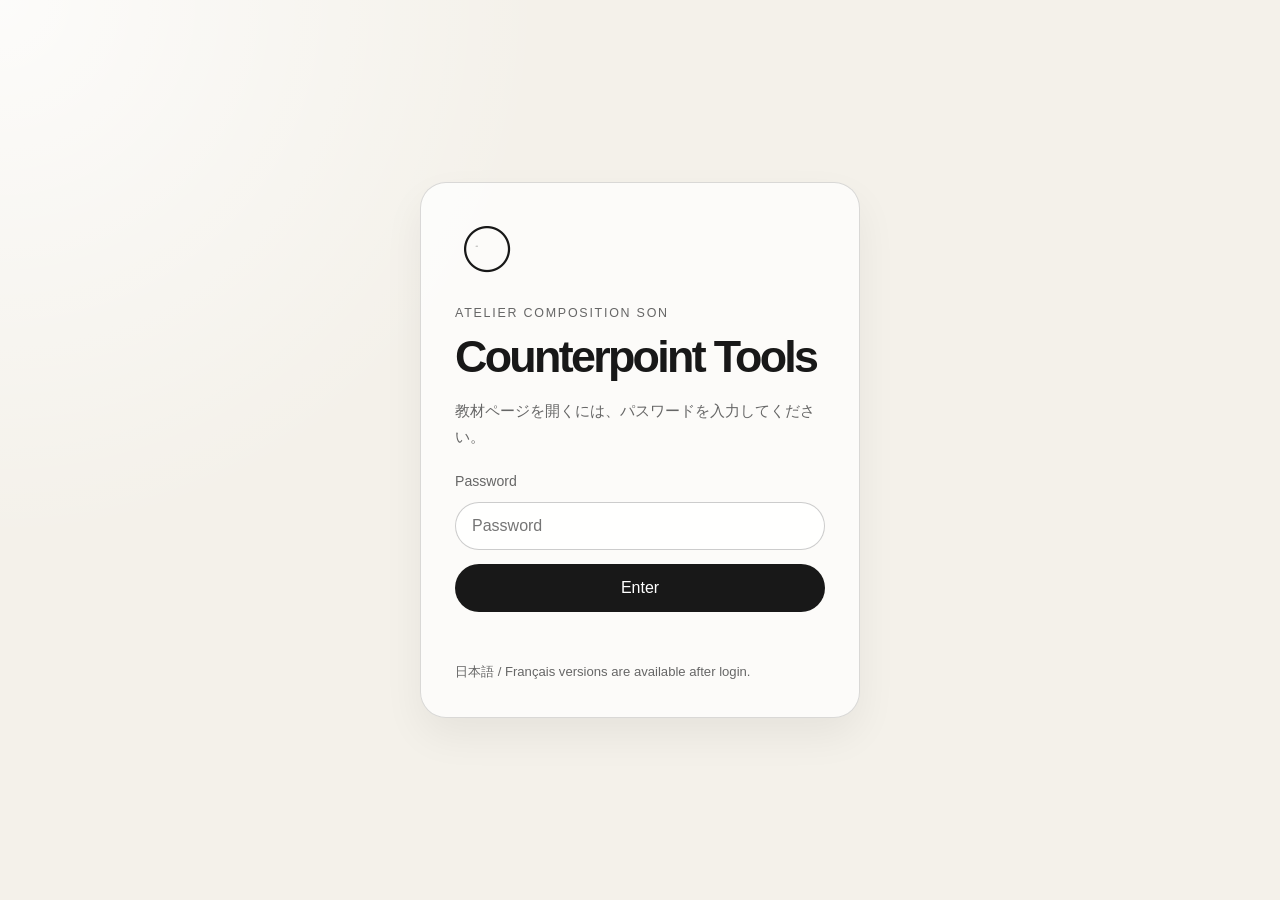
<file: index.html>
<!DOCTYPE html>
<html lang="ja">
<head>
  <meta charset="UTF-8" />
  <meta name="viewport" content="width=device-width, initial-scale=1.0" />
  <meta name="robots" content="noindex, nofollow" />

  <script src="auth.js"></script>

  <title>Counterpoint Practice Tools｜Atelier Composition Son</title>
  <meta
    name="description"
    content="第一種2声対位法、二分音符対位法、四分音符対位法、3声対位法を練習するためのオンラインツールです。"
  />

  <style>
    :root {
      --bg: #f4f1ea;
      --text: #181818;
      --muted: #666666;
      --line: rgba(0, 0, 0, 0.14);
      --card: rgba(255, 255, 255, 0.72);
      --card-strong: rgba(255, 255, 255, 0.88);
      --shadow: rgba(0, 0, 0, 0.06);
    }

    * {
      box-sizing: border-box;
    }

    body {
      margin: 0;
      font-family:
        -apple-system,
        BlinkMacSystemFont,
        "Helvetica Neue",
        "Yu Gothic",
        "YuGothic",
        "Hiragino Sans",
        "Hiragino Kaku Gothic ProN",
        Meiryo,
        sans-serif;
      background:
        radial-gradient(circle at top left, rgba(255, 255, 255, 0.78), transparent 34rem),
        var(--bg);
      color: var(--text);
      line-height: 1.7;
    }

    .page {
      width: min(1120px, calc(100% - 32px));
      margin: 0 auto;
      padding: 64px 0 88px;
    }

    .header {
      padding: 48px 0 44px;
      border-bottom: 1px solid var(--line);
    }

    .top-controls {
      display: flex;
      justify-content: space-between;
      align-items: center;
      gap: 16px;
      margin-bottom: 28px;
    }

    .home-label {
      margin: 0;
      color: var(--muted);
      font-size: 0.92rem;
      letter-spacing: 0.02em;
    }

    .language-control {
      display: inline-flex;
      align-items: center;
      gap: 8px;
      min-height: 38px;
      padding: 0 12px;
      border: 1px solid var(--line);
      border-radius: 999px;
      background: rgba(255, 255, 255, 0.65);
      color: var(--muted);
      font-size: 0.86rem;
    }

    .language-control select {
      border: 0;
      background: transparent;
      color: var(--text);
      font: inherit;
      outline: none;
    }

    .eyebrow {
      margin: 0 0 12px;
      font-size: 0.78rem;
      letter-spacing: 0.14em;
      text-transform: uppercase;
      color: var(--muted);
    }

    h1 {
      margin: 0;
      max-width: 980px;
      font-size: clamp(2.35rem, 7vw, 5.8rem);
      line-height: 0.98;
      letter-spacing: -0.07em;
    }

    .lead {
      max-width: 830px;
      margin: 28px 0 0;
      color: var(--muted);
      font-size: 1.05rem;
    }

    .sublead {
      margin: 18px 0 0;
      color: var(--muted);
      font-size: 0.92rem;
    }

    .section-heading {
      display: flex;
      justify-content: space-between;
      gap: 20px;
      align-items: flex-end;
      margin-top: 38px;
      margin-bottom: 16px;
    }

    .section-heading h2 {
      margin: 0;
      font-size: clamp(1.35rem, 3vw, 2rem);
      line-height: 1.12;
      letter-spacing: -0.045em;
    }

    .section-heading p {
      max-width: 520px;
      margin: 0;
      color: var(--muted);
      font-size: 0.92rem;
    }

    .grid {
      display: grid;
      grid-template-columns: repeat(2, minmax(0, 1fr));
      gap: 18px;
    }

    .card {
      display: flex;
      flex-direction: column;
      min-height: 330px;
      padding: 26px;
      border: 1px solid var(--line);
      border-radius: 24px;
      background: var(--card);
      box-shadow: 0 12px 28px var(--shadow);
      text-decoration: none;
      color: var(--text);
      transition:
        transform 0.18s ease,
        background 0.18s ease,
        border-color 0.18s ease;
    }

    .card:hover {
      transform: translateY(-3px);
      border-color: rgba(0, 0, 0, 0.32);
      background: var(--card-strong);
    }

    .card-top {
      display: flex;
      justify-content: space-between;
      gap: 16px;
      align-items: flex-start;
      margin-bottom: 28px;
    }

    .tag {
      display: inline-flex;
      align-items: center;
      min-height: 30px;
      padding: 0 11px;
      border: 1px solid var(--line);
      border-radius: 999px;
      color: var(--muted);
      font-size: 0.78rem;
      letter-spacing: 0.08em;
      text-transform: uppercase;
      white-space: nowrap;
      background: rgba(255, 255, 255, 0.48);
    }

    .arrow {
      font-size: 1.5rem;
      line-height: 1;
      color: var(--muted);
    }

    .card h3 {
      margin: 0;
      font-size: clamp(1.55rem, 3vw, 2.45rem);
      line-height: 1.05;
      letter-spacing: -0.055em;
    }

    .card p {
      margin: 18px 0 0;
      color: var(--muted);
      font-size: 0.98rem;
    }

    .features {
      display: flex;
      flex-wrap: wrap;
      gap: 8px;
      margin-top: auto;
      padding-top: 28px;
    }

    .feature {
      display: inline-flex;
      align-items: center;
      min-height: 28px;
      padding: 0 10px;
      border-radius: 999px;
      background: rgba(0, 0, 0, 0.06);
      color: var(--muted);
      font-size: 0.78rem;
    }

    .structure {
      margin-top: 34px;
      padding: 22px;
      border: 1px solid var(--line);
      border-radius: 22px;
      background: rgba(255, 255, 255, 0.54);
    }

    .structure h2 {
      margin: 0 0 12px;
      font-size: 1.15rem;
      letter-spacing: -0.03em;
    }

    pre {
      margin: 0;
      overflow-x: auto;
      padding: 16px;
      border-radius: 16px;
      background: rgba(0, 0, 0, 0.06);
      color: var(--text);
      font-size: 0.86rem;
      line-height: 1.55;
    }

    .footer {
      margin-top: 42px;
      padding-top: 24px;
      border-top: 1px solid var(--line);
      color: var(--muted);
      font-size: 0.88rem;
    }

    @media (max-width: 860px) {
      .page {
        width: min(100% - 24px, 1120px);
        padding-top: 36px;
        padding-bottom: 64px;
      }

      .header {
        padding-top: 36px;
      }

      .section-heading {
        display: block;
      }

      .section-heading p {
        margin-top: 8px;
      }

      .grid {
        grid-template-columns: 1fr;
      }

      .card {
        min-height: 280px;
      }
    }

    @media (max-width: 520px) {
      .page {
        width: min(100% - 18px, 1120px);
      }

      .top-controls {
        display: block;
      }

      .language-control {
        margin-top: 14px;
        width: 100%;
        justify-content: space-between;
      }

      .language-control select {
        width: 100%;
      }

      .card,
      .structure {
        padding: 20px;
        border-radius: 20px;
      }

      h1 {
        letter-spacing: -0.05em;
      }
    }

    .brand-link {
      display: inline-flex;
      align-items: center;
      gap: 10px;
      color: var(--muted);
      text-decoration: none;
    }

    .brand-logo {
      display: block;
      width: 42px;
      height: auto;
      object-fit: contain;
    }

    .brand-text {
      color: var(--muted);
      font-size: 0.92rem;
      letter-spacing: 0.02em;
    }

    @media (max-width: 520px) {
      .brand-logo {
        width: 38px;
      }
    }

  </style>
</head>

<body>
  <main class="page">
    <header class="header">
      <div class="top-controls">
        <a class="brand-link" href="index.html" aria-label="Atelier Composition Son">
          <img class="brand-logo" src="images/acs-logo.png" alt="Atelier Composition Son" />
          <span class="brand-text">Atelier Composition Son</span>
        </a>

        <label class="language-control" for="languageSelect">
          <span data-i18n="languageLabel">言語</span>
          <select id="languageSelect" onchange="setLanguage(this.value)">
            <option value="ja">日本語</option>
            <option value="fr">Français</option>
          </select>
        </label>
      </div>

      <p class="eyebrow">Counterpoint Practice Tools</p>
      <h1 data-i18n="title">対位法練習ツール</h1>
      <p class="lead" data-i18n="lead">
        第一種2声対位法から、二分音符対位法、四分音符対位法、3声対位法までをブラウザ上で練習するためのオンラインツールです。
      </p>
      <p class="sublead" data-i18n="sublead">
        各ページ内でも日本語 / フランス語を切り替えられます。
      </p>
    </header>

    <section class="section-heading" aria-labelledby="twoVoiceHeading">
      <div>
        <p class="eyebrow">Two voices</p>
        <h2 id="twoVoiceHeading" data-i18n="twoVoiceHeading">2声対位法モジュール</h2>
      </div>
      <p data-i18n="twoVoiceNote">
        Module 1から順に、1対1、二分音符、四分音符へ進みます。
      </p>
    </section>

    <section class="grid" aria-label="Two voice counterpoint modules">
      <a class="card" href="counterpoint-checker.html">
        <div class="card-top">
          <span class="tag" data-i18n="module1Tag">Module 1</span>
          <span class="arrow">↗</span>
        </div>

        <h3 data-i18n="module1Title">第一種2声対位法</h3>
        <p data-i18n="module1Description">
          定旋律1音に対して、対旋律1音を置きます。協和音程、連続5度、連続8度を確認します。
        </p>

        <div class="features">
          <span class="feature" data-i18n="featureOneToOne">1 : 1</span>
          <span class="feature" data-i18n="featureBilingual">日本語 / Français</span>
          <span class="feature" data-i18n="featurePlayback">再生</span>
          <span class="feature" data-i18n="featureLevels">レベル</span>
        </div>
      </a>

      <a class="card" href="module2/module2-halfnote-counterpoint.html">
        <div class="card-top">
          <span class="tag" data-i18n="module2Tag">Module 2</span>
          <span class="arrow">↗</span>
        </div>

        <h3 data-i18n="module2Title">二分音符対位法</h3>
        <p data-i18n="module2Description">
          定旋律1音に対して、対旋律を二分音符2つで入力します。タイでつながれた音は扱いません。
        </p>

        <div class="features">
          <span class="feature" data-i18n="featureTwoPerNote">2 notes / cantus</span>
          <span class="feature" data-i18n="featureNoTies">タイなし</span>
          <span class="feature" data-i18n="featurePlayback">再生</span>
          <span class="feature" data-i18n="featureLevels">レベル</span>
        </div>
      </a>

      <a class="card" href="module3/module3-quarter-counterpoint.html">
        <div class="card-top">
          <span class="tag" data-i18n="module3Tag">Module 3</span>
          <span class="arrow">↗</span>
        </div>

        <h3 data-i18n="module3Title">四分音符対位法</h3>
        <p data-i18n="module3Description">
          定旋律1音に対して、対旋律を四分音符4つで入力します。弱拍の経過音・補助音も確認します。
        </p>

        <div class="features">
          <span class="feature" data-i18n="featureFourPerNote">4 notes / cantus</span>
          <span class="feature" data-i18n="featureNoTies">タイなし</span>
          <span class="feature" data-i18n="featurePlayback">再生</span>
          <span class="feature" data-i18n="featureLevels">レベル</span>
        </div>
      </a>

      <a class="card" href="three-voice/three-voice-counterpoint.html">
        <div class="card-top">
          <span class="tag" data-i18n="threeVoiceTag">Three voices</span>
          <span class="arrow">↗</span>
        </div>

        <h3 data-i18n="threeVoiceTitle">第一種3声対位法</h3>
        <p data-i18n="threeVoiceDescription">
          定旋律に対して2つの対旋律を入力します。3つの声部をそれぞれ独立した楽譜で表示します。
        </p>

        <div class="features">
          <span class="feature" data-i18n="featureThreeVoices">3 voices</span>
          <span class="feature" data-i18n="featureSeparateScores">声部別楽譜</span>
          <span class="feature" data-i18n="featurePlayback">再生</span>
          <span class="feature" data-i18n="featureLevels">レベル</span>
        </div>
      </a>
    </section>
<footer class="footer">
      <p data-i18n="footer">
        © Atelier Composition Son｜Composition, music theory, and creative listening.
      </p>
    </footer>
  </main>

  <script>
    const I18N = {
      ja: {
        languageLabel: "言語",
        title: "対位法練習ツール",
        lead: "第一種2声対位法から、二分音符対位法、四分音符対位法、3声対位法までをブラウザ上で練習するためのオンラインツールです。",
        sublead: "各ページ内でも日本語 / フランス語を切り替えられます。",
        twoVoiceHeading: "2声対位法モジュール",
        twoVoiceNote: "Module 1から順に、1対1、二分音符、四分音符へ進みます。",
        module1Tag: "Module 1",
        module1Title: "第一種2声対位法",
        module1Description: "定旋律1音に対して、対旋律1音を置きます。協和音程、連続5度、連続8度を確認します。",
        module2Tag: "Module 2",
        module2Title: "二分音符対位法",
        module2Description: "定旋律1音に対して、対旋律を二分音符2つで入力します。タイでつながれた音は扱いません。",
        module3Tag: "Module 3",
        module3Title: "四分音符対位法",
        module3Description: "定旋律1音に対して、対旋律を四分音符4つで入力します。弱拍の経過音・補助音も確認します。",
        threeVoiceTag: "Three voices",
        threeVoiceTitle: "第一種3声対位法",
        threeVoiceDescription: "定旋律に対して2つの対旋律を入力します。3つの声部をそれぞれ独立した楽譜で表示します。",
        featureOneToOne: "1 : 1",
        featureTwoPerNote: "2 notes / cantus",
        featureFourPerNote: "4 notes / cantus",
        featureBilingual: "日本語 / Français",
        featurePlayback: "再生",
        featureLevels: "レベル",
        featureNoTies: "タイなし",
        featureThreeVoices: "3 voices",
        featureSeparateScores: "声部別楽譜",
        footer: "© Atelier Composition Son｜Composition, music theory, and creative listening."
      },
      fr: {
        languageLabel: "Langue",
        title: "Outils de pratique du contrepoint",
        lead: "Outils en ligne pour pratiquer le contrepoint à deux voix, le contrepoint en blanches, le contrepoint en noires et le contrepoint à trois voix directement dans le navigateur.",
        sublead: "Chaque page peut également être affichée en japonais ou en français.",
        twoVoiceHeading: "Modules de contrepoint à deux voix",
        twoVoiceNote: "Les modules progressent de 1 contre 1 vers les blanches, puis les noires.",
        module1Tag: "Module 1",
        module1Title: "Contrepoint à deux voix — première espèce",
        module1Description: "Placez une note de contrepoint contre chaque note du cantus. Vérifiez les consonances, les quintes parallèles et les octaves parallèles.",
        module2Tag: "Module 2",
        module2Title: "Contrepoint en blanches",
        module2Description: "Pour chaque note du cantus, saisissez deux blanches dans le contrepoint. Les notes liées ne sont pas utilisées.",
        module3Tag: "Module 3",
        module3Title: "Contrepoint en noires",
        module3Description: "Pour chaque note du cantus, saisissez quatre noires. Le module vérifie aussi les notes de passage et les notes auxiliaires sur les temps faibles.",
        threeVoiceTag: "Trois voix",
        threeVoiceTitle: "Contrepoint à trois voix — première espèce",
        threeVoiceDescription: "Saisissez deux voix de contrepoint au-dessus d’un cantus. Chaque voix est affichée sur une portée indépendante.",
        featureOneToOne: "1 : 1",
        featureTwoPerNote: "2 notes / cantus",
        featureFourPerNote: "4 notes / cantus",
        featureBilingual: "日本語 / Français",
        featurePlayback: "Lecture",
        featureLevels: "Niveaux",
        featureNoTies: "Sans liaisons",
        featureThreeVoices: "3 voix",
        featureSeparateScores: "Portées séparées",
        footer: "© Atelier Composition Son｜Composition, théorie musicale et écoute créative."
      }
    };

    function setLanguage(lang) {
      const dictionary = I18N[lang] || I18N.ja;
      document.documentElement.lang = lang;

      document.querySelectorAll("[data-i18n]").forEach((element) => {
        const key = element.getAttribute("data-i18n");
        if (dictionary[key]) {
          element.textContent = dictionary[key];
        }
      });

      localStorage.setItem("counterpointIndexLanguage", lang);
    }

    window.addEventListener("DOMContentLoaded", () => {
      const savedLanguage = localStorage.getItem("counterpointIndexLanguage") || "ja";
      const select = document.getElementById("languageSelect");

      if (select) {
        select.value = savedLanguage;
      }

      setLanguage(savedLanguage);
    });
  </script>
</body>
</html>
</file>
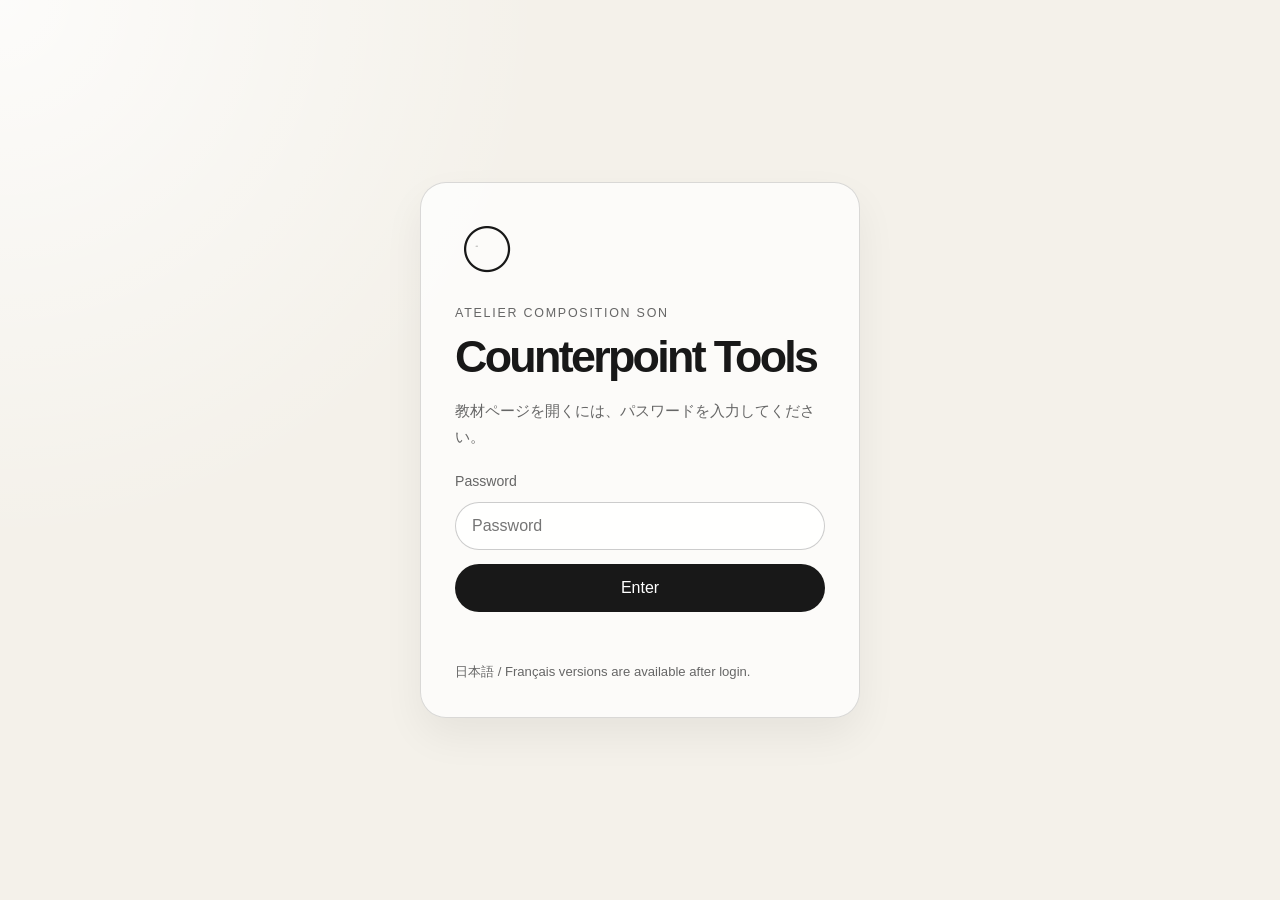
<file: counterpoint-checker.html>
<!DOCTYPE html>
<html lang="ja">
<head>
  <meta charset="UTF-8" />
  <meta name="viewport" content="width=device-width, initial-scale=1.0" />
  <meta name="robots" content="noindex, nofollow" />

  <script src="auth.js"></script>

  <title>第一種2声対位法チェッカー｜Atelier Composition Son</title>
  <meta name="description" content="第一種2声対位法の協和音程、連続5度、連続8度を確認するオンラインチェッカーです。" />

  <link rel="stylesheet" href="css/style.css" />
</head>

<body>
  <main class="page">
    <header class="checker-header">
      <div class="top-controls">
        <div class="brand-row">

          <a class="brand-link" href="index.html" aria-label="Atelier Composition Son">

            <img class="brand-logo" src="images/acs-logo.png" alt="Atelier Composition Son" />

            <span class="brand-text">Atelier Composition Son</span>

          </a>

          <a class="back-link" href="index.html" data-i18n="backLink">← トップへ戻る</a>

        </div>

        <label class="language-control" for="languageSelect">
          <span data-i18n="languageLabel">言語</span>
          <select id="languageSelect" onchange="setLanguage(this.value)">
            <option value="ja">日本語</option>
            <option value="fr">Français</option>
          </select>
        </label>
      </div>

      <p class="eyebrow">First Species Counterpoint</p>
      <h1 data-i18n="title">第一種2声対位法チェッカー</h1>
      <p class="lead" data-i18n="lead">
        五線譜をクリックして対旋律を入力します。↑で半音上行、↓で半音下行、← / → で前後の音へ移動します。
        スペースキーで定旋律と対旋律を同時に再生・停止できます。
      </p>
    </header>

    <section class="checker-panel">
      <textarea id="cantus" class="hidden-input">C4 D4 E4 F4 G4 F4 E4 D4 C4</textarea>
      <textarea id="counterpoint" class="hidden-input"></textarea>

      <div class="exercise-tools">
        <label class="exercise-control" for="levelFilterSelect">
          <span data-i18n="levelFilterLabel">レベル</span>
          <select id="levelFilterSelect">
            <option value="all" data-i18n="levelAll">すべて</option>
            <option value="beginner" data-i18n="levelBeginner">初級</option>
            <option value="intermediate" data-i18n="levelIntermediate">中級</option>
            <option value="advanced" data-i18n="levelAdvanced">上級</option>
          </select>
        </label>

        <label class="exercise-control" for="exerciseSelect">
          <span data-i18n="exerciseLabel">課題</span>
          <select id="exerciseSelect"></select>
        </label>

        <button class="button small" type="button" onclick="loadSelectedExercise()" data-i18n="loadExercise">
          課題を読み込む
        </button>

        <p class="exercise-description" id="exerciseDescription">
          課題を選択してください。
        </p>
      </div>

      <div class="score-tools">
        <button class="button small" type="button" onclick="setExample()" data-i18n="loadExample">
          例題を読み込む
        </button>

        <button class="button small" type="button" onclick="undoCounterpointNote()" data-i18n="deleteLast">
          最後の音を削除
        </button>

        <button class="button small" type="button" onclick="clearCounterpoint()" data-i18n="clearCounterpoint">
          対旋律をクリア
        </button>

        <button class="button small" type="button" onclick="renderScore()" data-i18n="refreshScore">
          楽譜を更新
        </button>

        <button class="button small" type="button" onclick="playSelectedNote()" data-i18n="playSelected">
          選択音を鳴らす
        </button>
      </div>

      <div class="playback-tools">
        <button id="playPauseButton" class="button primary" type="button" onclick="togglePlayback()">
          再生
        </button>

        <button class="button small" type="button" onclick="stopPlayback(true)" data-i18n="resetStart">
          最初に戻す
        </button>

        <label class="tempo-control" for="tempoInput">
          Tempo
          <input id="tempoInput" type="number" min="40" max="180" value="72" />
        </label>

        <label class="playback-control" for="playbackModeSelect">
          <span data-i18n="playbackModeLabel">再生対象</span>
          <select id="playbackModeSelect">
            <option value="both" data-i18n="playBoth">両声</option>
            <option value="cantus" data-i18n="playCantus">定旋律のみ</option>
            <option value="counterpoint" data-i18n="playCounterpoint">対旋律のみ</option>
          </select>
        </label>

        <label class="timbre-control" for="timbreSelect">
          <span data-i18n="timbreLabel">音色</span>
          <select id="timbreSelect" onchange="previewTimbre()">
            <option value="sine" data-i18n="timbreSine">Sine / 柔らかい</option>
            <option value="triangle" selected data-i18n="timbreTriangle">Triangle / 素直</option>
            <option value="square" data-i18n="timbreSquare">Square / 電子的</option>
            <option value="sawtooth" data-i18n="timbreSaw">Sawtooth / 明るい</option>
            <option value="organ" data-i18n="timbreOrgan">Organ / オルガン風</option>
            <option value="bell" data-i18n="timbreBell">Bell / ベル風</option>
          </select>
        </label>

        <p class="playback-hint" data-i18n="playbackHint">
          Space：再生 / 停止　｜　← / →：前後の音へ移動
        </p>
      </div>

      <div class="score-box">
        <div class="score-head">
          <div>
            <h2 data-i18n="scoreInputTitle">五線入力</h2>
            <p data-i18n="scoreInputHelp">
              五線をクリックして音を置きます。置いた音は青色で選択され、↑↓で半音移動、←→で前後の音へ移動できます。
            </p>
          </div>
          <div class="score-status" id="scoreStatus">
            対旋律：0音
          </div>
        </div>

        <svg
          id="scoreEditor"
          class="score-editor"
          viewBox="0 0 960 300"
          role="img"
          aria-label="対位法入力用五線譜"
          tabindex="0"
        ></svg>
      </div>

      <div class="current-notes">
        <h2 data-i18n="currentInput">現在の入力</h2>
        <p><strong data-i18n="cantusLabel">定旋律：</strong><span id="cantusDisplay"></span></p>
        <p><strong data-i18n="counterpointLabel">対旋律：</strong><span id="counterpointDisplay"></span></p>
      </div>

      <button class="button primary" onclick="analyzeCounterpoint()" data-i18n="analyze">
        解析する
      </button>
    </section>

    <section class="result-section">
      <h2 data-i18n="analysisResult">解析結果</h2>
      <div id="summary" class="summary-box" data-i18n="notAnalyzed">
        まだ解析していません。
      </div>
      <div id="result" class="result-list"></div>
    </section>
  </main>

  <script src="js/counterpoint.js"></script>
</body>
</html>
</file>
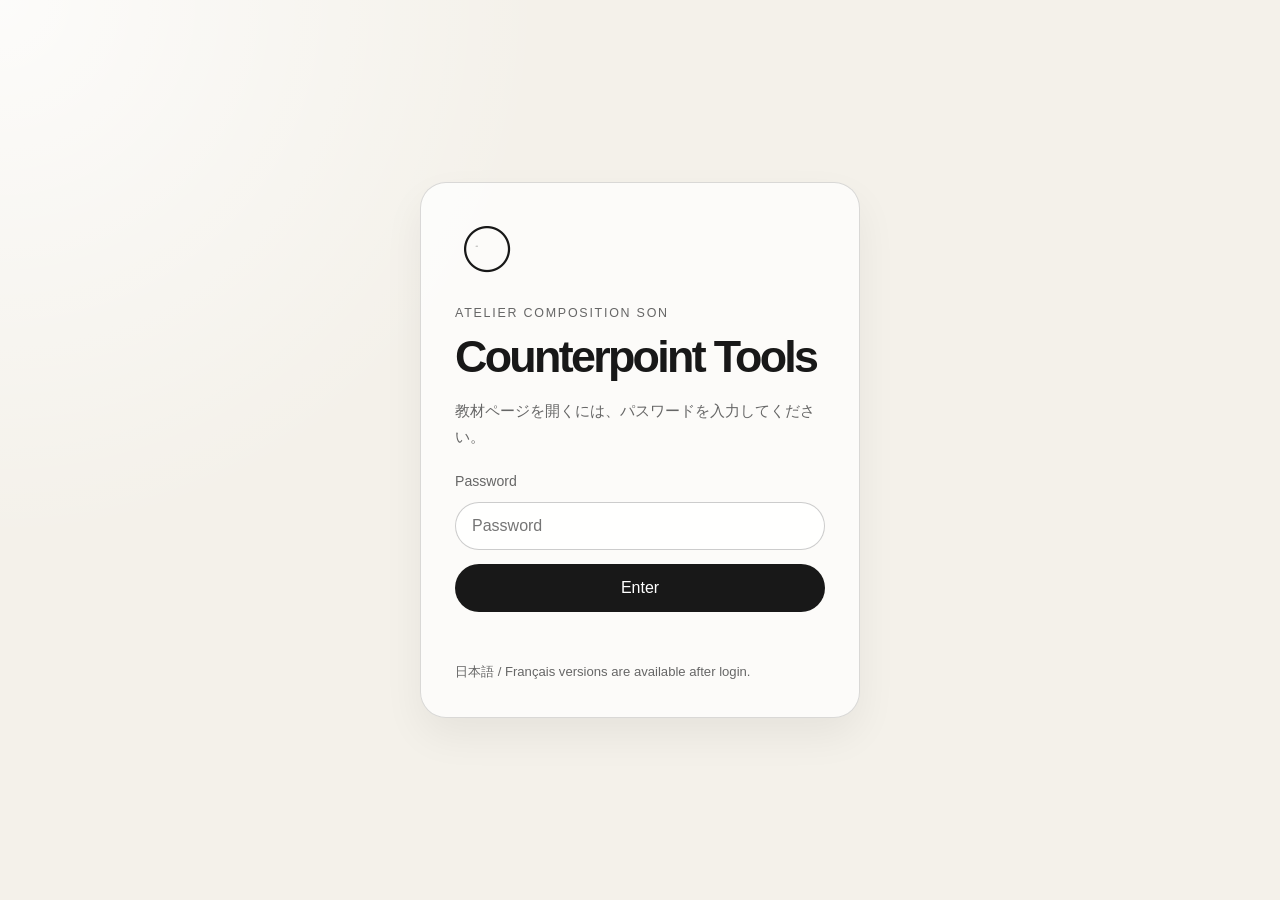
<file: login.html>
<!DOCTYPE html>
<html lang="ja">
<head>
  <meta charset="UTF-8" />
  <meta name="viewport" content="width=device-width, initial-scale=1.0" />

  <title>Login｜Atelier Composition Son</title>
  <meta name="robots" content="noindex, nofollow" />

  <style>
    :root {
      --bg: #f4f1ea;
      --text: #181818;
      --muted: #666666;
      --line: rgba(0, 0, 0, 0.14);
      --card: rgba(255, 255, 255, 0.72);
      --error: #b3261e;
    }

    * {
      box-sizing: border-box;
    }

    body {
      margin: 0;
      min-height: 100vh;
      display: grid;
      place-items: center;
      padding: 24px;
      font-family:
        -apple-system,
        BlinkMacSystemFont,
        "Helvetica Neue",
        "Yu Gothic",
        "YuGothic",
        "Hiragino Sans",
        "Hiragino Kaku Gothic ProN",
        Meiryo,
        sans-serif;
      background:
        radial-gradient(circle at top left, rgba(255, 255, 255, 0.78), transparent 34rem),
        var(--bg);
      color: var(--text);
      line-height: 1.7;
    }

    .box {
      width: min(440px, 100%);
      padding: 34px;
      border: 1px solid var(--line);
      border-radius: 26px;
      background: var(--card);
      box-shadow: 0 18px 40px rgba(0, 0, 0, 0.06);
    }

    .logo {
      display: block;
      width: 64px;
      height: auto;
      margin-bottom: 22px;
    }

    .eyebrow {
      margin: 0 0 10px;
      color: var(--muted);
      font-size: 0.78rem;
      letter-spacing: 0.14em;
      text-transform: uppercase;
    }

    h1 {
      margin: 0;
      font-size: clamp(1.8rem, 7vw, 2.8rem);
      line-height: 1.02;
      letter-spacing: -0.06em;
    }

    p {
      margin: 18px 0 20px;
      color: var(--muted);
      font-size: 0.96rem;
    }

    label {
      display: block;
      margin-bottom: 8px;
      color: var(--muted);
      font-size: 0.88rem;
    }

    input {
      width: 100%;
      min-height: 48px;
      padding: 0 16px;
      border: 1px solid rgba(0, 0, 0, 0.2);
      border-radius: 999px;
      background: rgba(255, 255, 255, 0.86);
      color: var(--text);
      font-size: 1rem;
      outline: none;
    }

    input:focus {
      border-color: rgba(0, 0, 0, 0.45);
    }

    button {
      width: 100%;
      min-height: 48px;
      margin-top: 14px;
      border: 0;
      border-radius: 999px;
      background: var(--text);
      color: white;
      font-size: 1rem;
      cursor: pointer;
    }

    .error {
      min-height: 1.3em;
      margin-top: 12px;
      color: var(--error);
      font-size: 0.9rem;
    }

    .hint {
      margin-top: 18px;
      color: var(--muted);
      font-size: 0.82rem;
    }
  </style>
</head>

<body>
  <main class="box">
    <img class="logo" src="images/acs-logo.png" alt="Atelier Composition Son" />
    <p class="eyebrow">Atelier Composition Son</p>
    <h1>Counterpoint Tools</h1>
    <p>教材ページを開くには、パスワードを入力してください。</p>

    <label for="passwordInput">Password</label>
    <input id="passwordInput" type="password" autocomplete="current-password" placeholder="Password" />

    <button type="button" onclick="login()">Enter</button>

    <div class="error" id="errorMessage"></div>
    <div class="hint">日本語 / Français versions are available after login.</div>
  </main>

  <script>
    const PASSWORD = "2026";

    function login() {
      const input = document.getElementById("passwordInput").value;

      if (input === PASSWORD) {
        sessionStorage.setItem("acsCounterpointAuth", "true");

        const params = new URLSearchParams(window.location.search);
        const next = params.get("next");

        if (next && !next.startsWith("http")) {
          window.location.href = next;
        } else {
          window.location.href = "index.html";
        }
      } else {
        document.getElementById("errorMessage").textContent = "パスワードが違います。";
      }
    }

    document.getElementById("passwordInput").addEventListener("keydown", function(event) {
      if (event.key === "Enter") {
        login();
      }
    });
  </script>
</body>
</html>
</file>
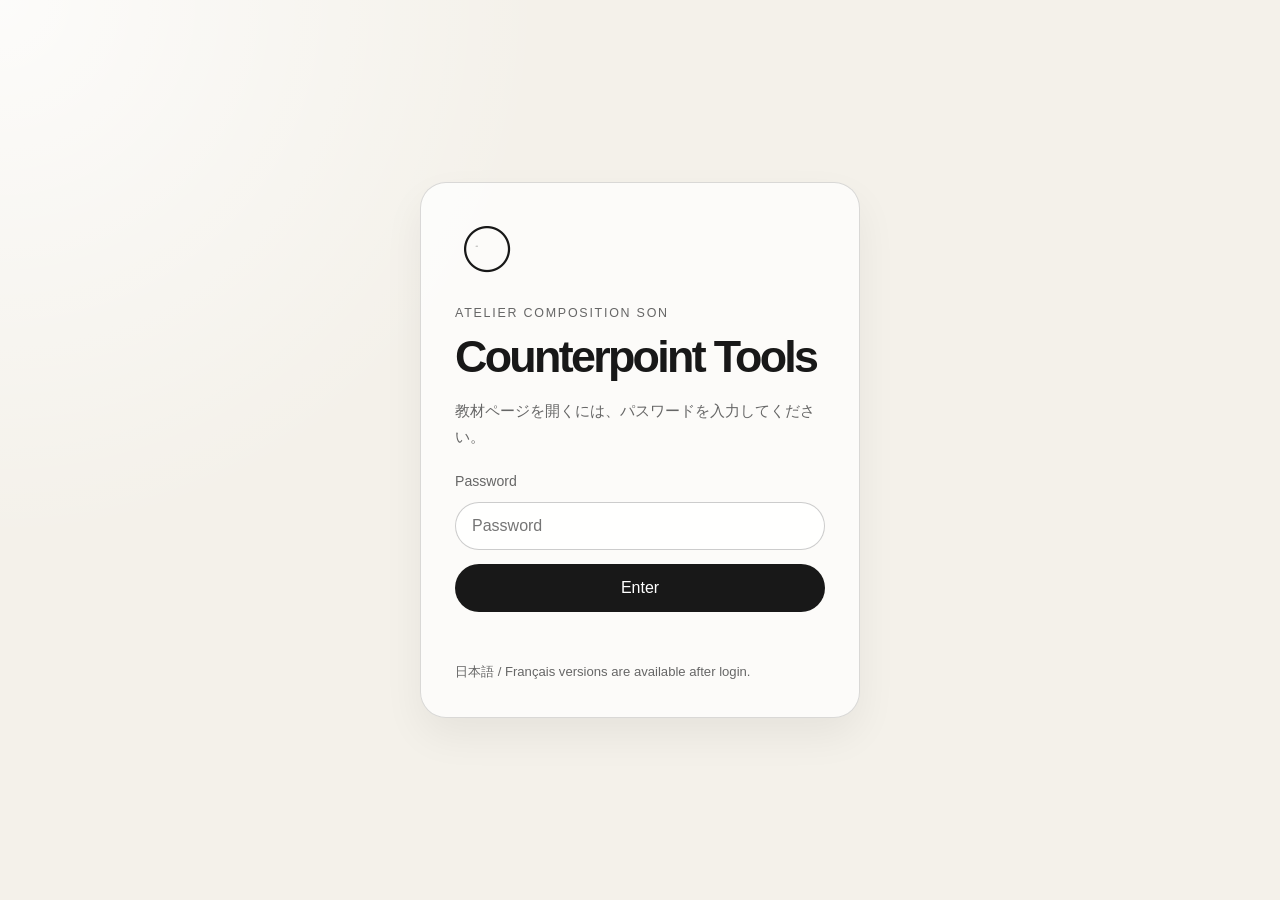
<file: counterpoint/counterpoint-checker-fr.html>
<!DOCTYPE html>
<html lang="fr">
<head>
  <meta charset="UTF-8" />
  <meta name="viewport" content="width=device-width, initial-scale=1.0" />
  <meta name="robots" content="noindex, nofollow" />

  <script src="auth.js"></script>

  <title>Module 1 — Contrepoint à deux voix</title>
  <meta name="description" content="第一種2声対位法の協和notes程、連続5度、連続8度を確認するオンラインチェッカーです。" />

  <link rel="stylesheet" href="css/style.css?v=20260601-module1-language-final" />
</head>

<body>
  <nav class="module1-language-switch" style="position:absolute;right:24px;top:18px;z-index:50;font-size:13px;"><a href="counterpoint-checker.html">日本語</a></nav>
  <main class="page">
    <header class="checker-header">
      <div class="top-controls">
        <div class="brand-row">

          <a class="brand-link" href="index.html" aria-label="Atelier Composition Son">
<span class="brand-text">Atelier Composition Son</span>

          </a>

          <a class="back-link" href="index.html" data-i18n="backLink">← トップへ戻る</a>

        </div>

        <label class="language-control" for="languageSelect">
          <span data-i18n="languageLabel">言語</span>
          <select id="languageSelect" onchange="setLanguage(this.value)">
            <option value="ja">日本語</option>
            <option value="fr">Français</option>
          </select>
        </label>
      </div>

      <p class="eyebrow">First Species Counterpoint</p>
      <h1 data-i18n="title">第一種2声対位法チェッカー</h1>
      <p class="lead" data-i18n="lead">
        五線譜をクリックして対旋律を入力します。↑で半notes上行、↓で半notes下行、← / → で前後のnotesへ移動します。
        スペースキーで定旋律と対旋律を同時にLecture・停止できます。
      </p>
    </header>

    <section class="checker-panel">
      <textarea id="cantus" class="hidden-input">C4 D4 E4 F4 G4 F4 E4 D4 C4</textarea>
      <textarea id="counterpoint" class="hidden-input"></textarea>

      <div class="module1-exercise-row">
        <label class="exercise-control" for="exerciseSelect">
          <span>Exercice</span>
          <select id="exerciseSelect"></select>
        </label>
        <p class="exercise-description" id="exerciseDescription">Exerciceを選択してください。</p>
      </div>

      <div class="module1-toolbar">
        <div class="module1-toolbar-left">
          <button class="button secondary" type="button" id="loadExerciseButton">Exerciceを読み込む</button>
          <button class="button secondary" type="button" id="loadExampleButton">Charger l’exemple</button>
          <button class="button secondary" type="button" id="refreshScoreButton">Mettre à jour la partition</button>
        </div>
        <div class="module1-toolbar-right">
          <button class="button secondary midi-export-button" type="button" id="exportMidiButton">Exporter MIDI</button>
        </div>
      </div>

      <div class="score-tools">
        <button class="button small" type="button" id="deleteLastButton">Supprimer la dernière note</button>
        <button class="button small" type="button" id="clearCounterpointButton">Effacer le contrepoint</button>
        <button class="button small" type="button" id="playSelectedButton">Jouer la note sélectionnée</button>
      </div>

      <div class="playback-tools">
        <button id="playPauseButton" class="button primary" type="button">Lecture</button>
        <button class="button small" type="button" id="resetStartButton">Revenir au début</button>
        <label class="tempo-control" for="tempoInput">
          Tempo
          <input id="tempoInput" type="number" min="40" max="180" value="72" />
        </label>
        <p class="playback-hint">Space：Lecture / 停止　｜　← / →：前後のnotesへ移動　｜　↑ / ↓：半notes移動　｜　A〜G：notes名入力</p>
      </div>

      <div class="score-box">
        <div class="score-head">
          <div>
            <h2>Saisie sur portée</h2>
            <p>Cliquez sur la portée pour placer une note. La note sélectionnée apparaît en rose. ↑ / ↓ déplacent par demi-ton, ← / → changent de position.</p>
          </div>
          <span class="counter-badge">Contrepoint : <span id="counterpointCount">0</span>notes</span>
        </div>

        <div class="score-stage">
          <div class="staff-mute-overlay" aria-label="Voice mute controls">
            <button id="muteCounterpointButton" class="staff-mute-button counterpoint" type="button" aria-pressed="false">M</button>
            <button id="muteCantusButton" class="staff-mute-button cantus" type="button" aria-pressed="false">M</button>
          </div>

          <svg id="scoreEditor" class="score-editor" viewBox="0 0 1480 430" role="img" aria-label="対位法入力用五線譜" tabindex="0"></svg>
        </div>
      </div>

      <div class="current-notes">
        <h2>Entrée actuelle</h2>
        <p><strong>Cantus firmus : </strong><span id="cantusDisplay"></span></p>
        <p><strong>Contrepoint : </strong><span id="counterpointDisplay"></span></p>
      </div>

      <button class="button primary" type="button" id="analyzeButton">Analyser</button>
      <div id="analysisInlineResult" class="analysis-inline-result" aria-live="polite">Pas encore analysé.</div>
</section>

    <section class="result-section">
      <h2 data-i18n="analysisResult">解析結果</h2>
<div id="result" class="result-list"></div>
    </section>
  </main>

  <script src="js/counterpoint-fr.js?v=20260601-module1-language-final"></script>
</body>
</html>
</file>
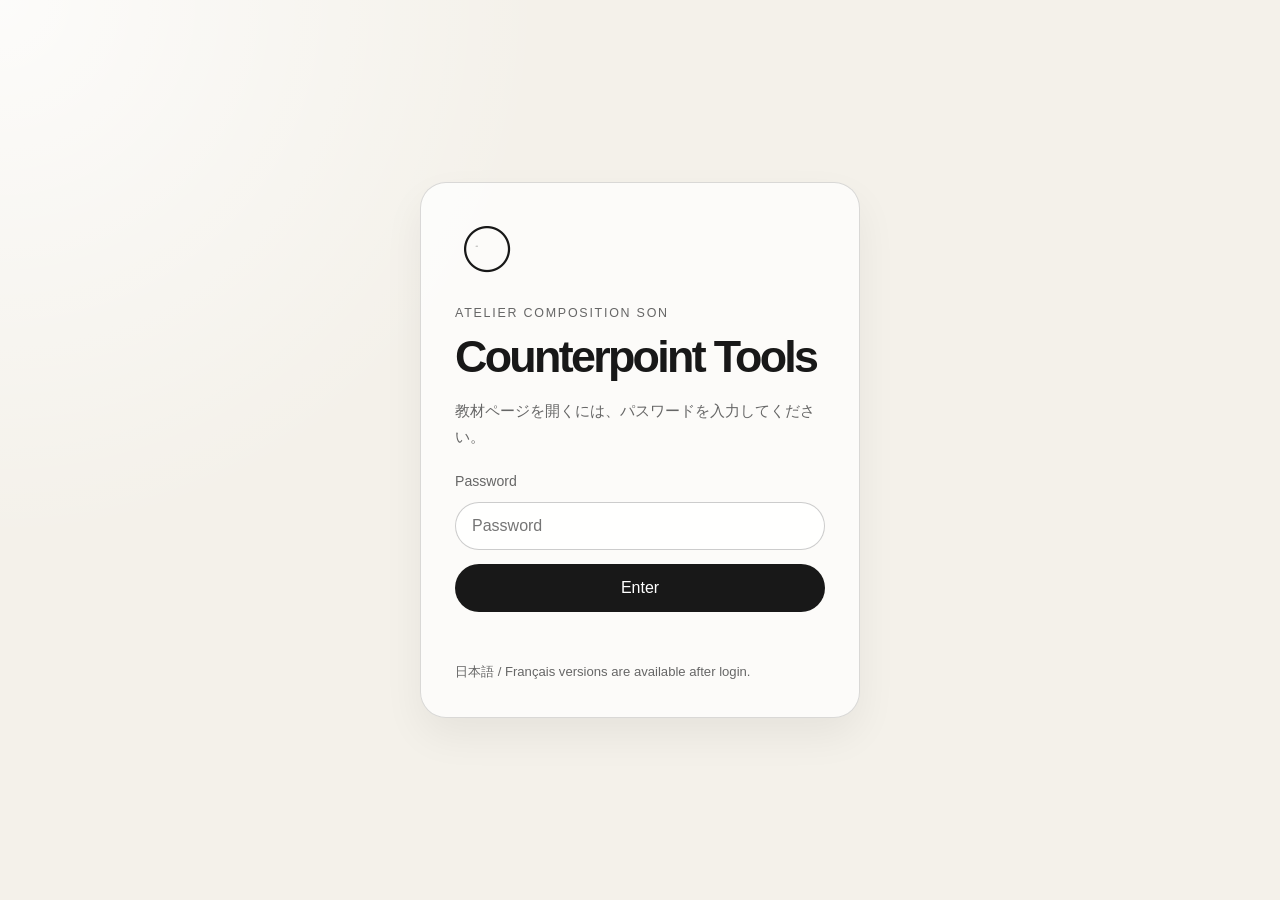
<file: counterpoint/counterpoint-checker.html>
<!DOCTYPE html>
<html lang="ja">
<head>
  <meta charset="UTF-8" />
  <meta name="viewport" content="width=device-width, initial-scale=1.0" />
  <meta name="robots" content="noindex, nofollow" />

  <script src="auth.js"></script>

  <title>第一種2声対位法チェッカー｜Atelier Composition Son</title>
  <meta name="description" content="第一種2声対位法の協和音程、連続5度、連続8度を確認するオンラインチェッカーです。" />

  <link rel="stylesheet" href="css/style.css?v=20260601-module1-reverb-more-mute-down" />
</head>

<body>
  <main class="page">
    <header class="checker-header">
      <div class="top-controls">
        <div class="brand-row">

          <a class="brand-link" href="index.html" aria-label="Atelier Composition Son">
<span class="brand-text">Atelier Composition Son</span>

          </a>

          <a class="back-link" href="index.html" data-i18n="backLink">← トップへ戻る</a>

        </div>

        <label class="language-control" for="languageSelect">
          <span data-i18n="languageLabel">言語</span>
          <select id="languageSelect" onchange="setLanguage(this.value)">
            <option value="ja">日本語</option>
            <option value="fr">Français</option>
          </select>
        </label>
      </div>

      <p class="eyebrow">First Species Counterpoint</p>
      <h1 data-i18n="title">第一種2声対位法チェッカー</h1>
      <p class="lead" data-i18n="lead">
        五線譜をクリックして対旋律を入力します。↑で半音上行、↓で半音下行、← / → で前後の音へ移動します。
        スペースキーで定旋律と対旋律を同時に再生・停止できます。
      </p>
    </header>

    <section class="checker-panel">
      <textarea id="cantus" class="hidden-input">C4 D4 E4 F4 G4 F4 E4 D4 C4</textarea>
      <textarea id="counterpoint" class="hidden-input"></textarea>

      <div class="module1-exercise-row">
        <label class="exercise-control" for="exerciseSelect">
          <span>課題</span>
          <select id="exerciseSelect"></select>
        </label>
        <p class="exercise-description" id="exerciseDescription">課題を選択してください。</p>
      </div>

      <div class="module1-toolbar">
        <div class="module1-toolbar-left">
          <button class="button secondary" type="button" id="loadExerciseButton">課題を読み込む</button>
          <button class="button secondary" type="button" id="loadExampleButton">例題を読み込む</button>
          <button class="button secondary" type="button" id="refreshScoreButton">楽譜を更新</button>
        </div>
        <div class="module1-toolbar-right">
          <button class="button secondary midi-export-button" type="button" id="exportMidiButton">MIDIを書き出す</button>
        </div>
      </div>

      <div class="score-tools">
        <button class="button small" type="button" id="deleteLastButton">最後の音を削除</button>
        <button class="button small" type="button" id="clearCounterpointButton">対旋律をクリア</button>
        <button class="button small" type="button" id="playSelectedButton">選択音を鳴らす</button>
      </div>

      <div class="playback-tools">
        <button id="playPauseButton" class="button primary" type="button">再生</button>
        <button class="button small" type="button" id="resetStartButton">最初に戻す</button>
        <label class="tempo-control" for="tempoInput">
          Tempo
          <input id="tempoInput" type="number" min="40" max="180" value="72" />
        </label>
        <p class="playback-hint">Space：再生 / 停止　｜　← / →：前後の音へ移動　｜　↑ / ↓：半音移動　｜　A〜G：音名入力</p>
      </div>

      <div class="score-box">
        <div class="score-head">
          <div>
            <h2>五線入力</h2>
            <p>五線をクリックして音を置きます。置いた音はピンクで選択され、↑↓で半音移動、←→で前後の音へ移動できます。</p>
          </div>
          <span class="counter-badge">対旋律：<span id="counterpointCount">0</span>音</span>
        </div>

        <div class="score-stage">
          <div class="staff-mute-overlay" aria-label="Voice mute controls">
            <button id="muteCounterpointButton" class="staff-mute-button counterpoint" type="button" aria-pressed="false">M</button>
            <button id="muteCantusButton" class="staff-mute-button cantus" type="button" aria-pressed="false">M</button>
          </div>

          <svg id="scoreEditor" class="score-editor" viewBox="0 0 1480 430" role="img" aria-label="対位法入力用五線譜" tabindex="0"></svg>
        </div>
      </div>

      <div class="current-notes">
        <h2>現在の入力</h2>
        <p><strong>定旋律：</strong><span id="cantusDisplay"></span></p>
        <p><strong>対旋律：</strong><span id="counterpointDisplay"></span></p>
      </div>

      <button class="button primary" type="button" id="analyzeButton">解析する</button>
      <div id="analysisInlineResult" class="analysis-inline-result" aria-live="polite">まだ解析していません。</div>
</section>

    <section class="result-section">
      <h2 data-i18n="analysisResult">解析結果</h2>
<div id="result" class="result-list"></div>
    </section>
  </main>

  <script src="js/counterpoint.js?v=20260601-module1-reverb-more-mute-down"></script>
</body>
</html>
</file>
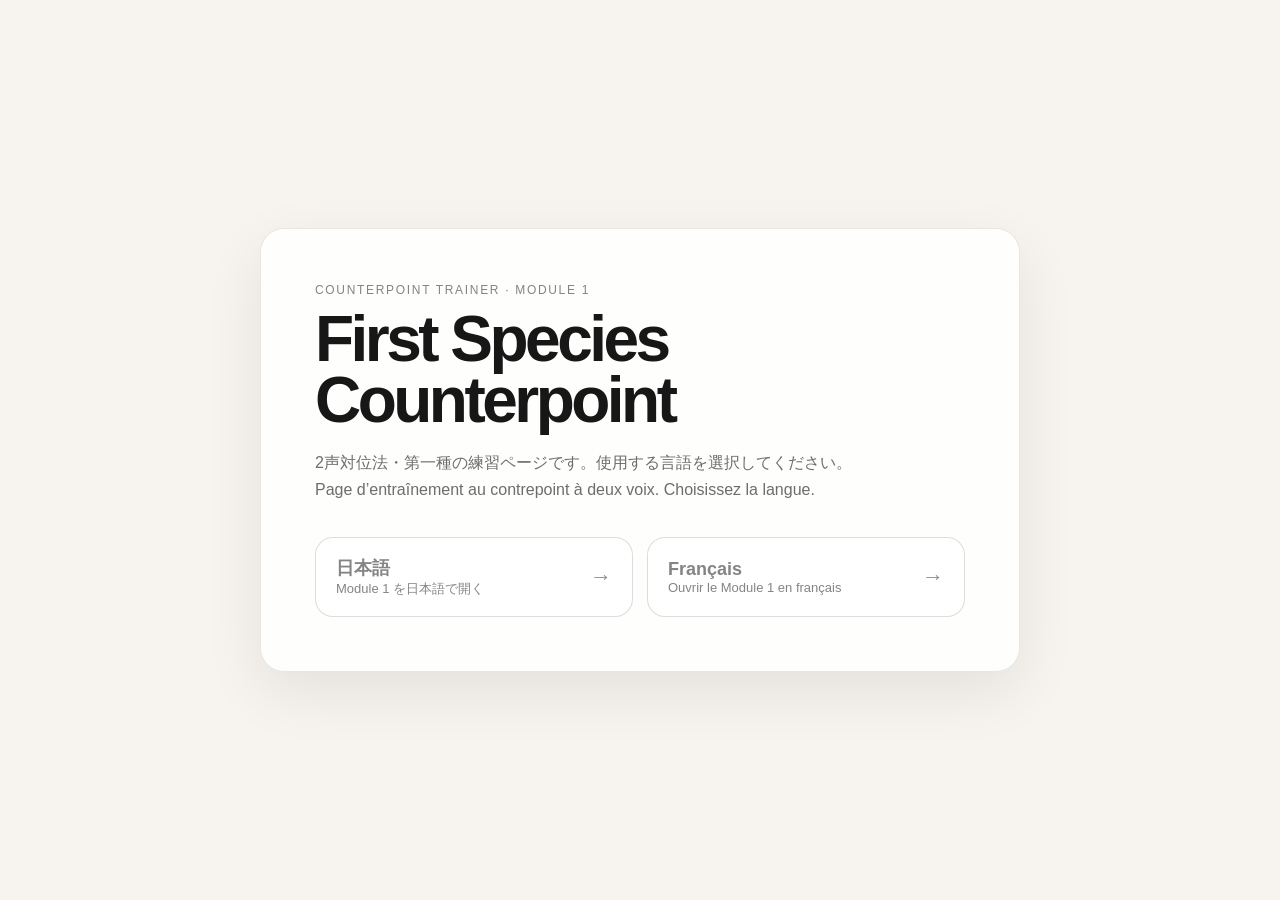
<file: counterpoint/module1-language.html>
<!DOCTYPE html>
<html lang="ja">
<head>
  <meta charset="UTF-8" />
  <meta name="viewport" content="width=device-width, initial-scale=1.0" />
  <title>Module 1 — Language Select</title>
  <link rel="stylesheet" href="css/style.css?v=20260601-module1-language-final" />
</head>
<body class="module1-language-page">
  <main class="module1-language-card">
    <p class="module1-language-kicker">Counterpoint Trainer · Module 1</p>
    <h1 class="module1-language-title">First Species<br />Counterpoint</h1>
    <p class="module1-language-subtitle">
      2声対位法・第一種の練習ページです。使用する言語を選択してください。<br />
      Page d’entraînement au contrepoint à deux voix. Choisissez la langue.
    </p>

    <div class="module1-language-actions">
      <a class="module1-language-link" href="counterpoint-checker.html">
        <span>
          <strong>日本語</strong>
          Module 1 を日本語で開く
        </span>
        <b class="module1-language-arrow">→</b>
      </a>

      <a class="module1-language-link" href="counterpoint-checker-fr.html">
        <span>
          <strong>Français</strong>
          Ouvrir le Module 1 en français
        </span>
        <b class="module1-language-arrow">→</b>
      </a>
    </div>
  </main>
</body>
</html>
</file>
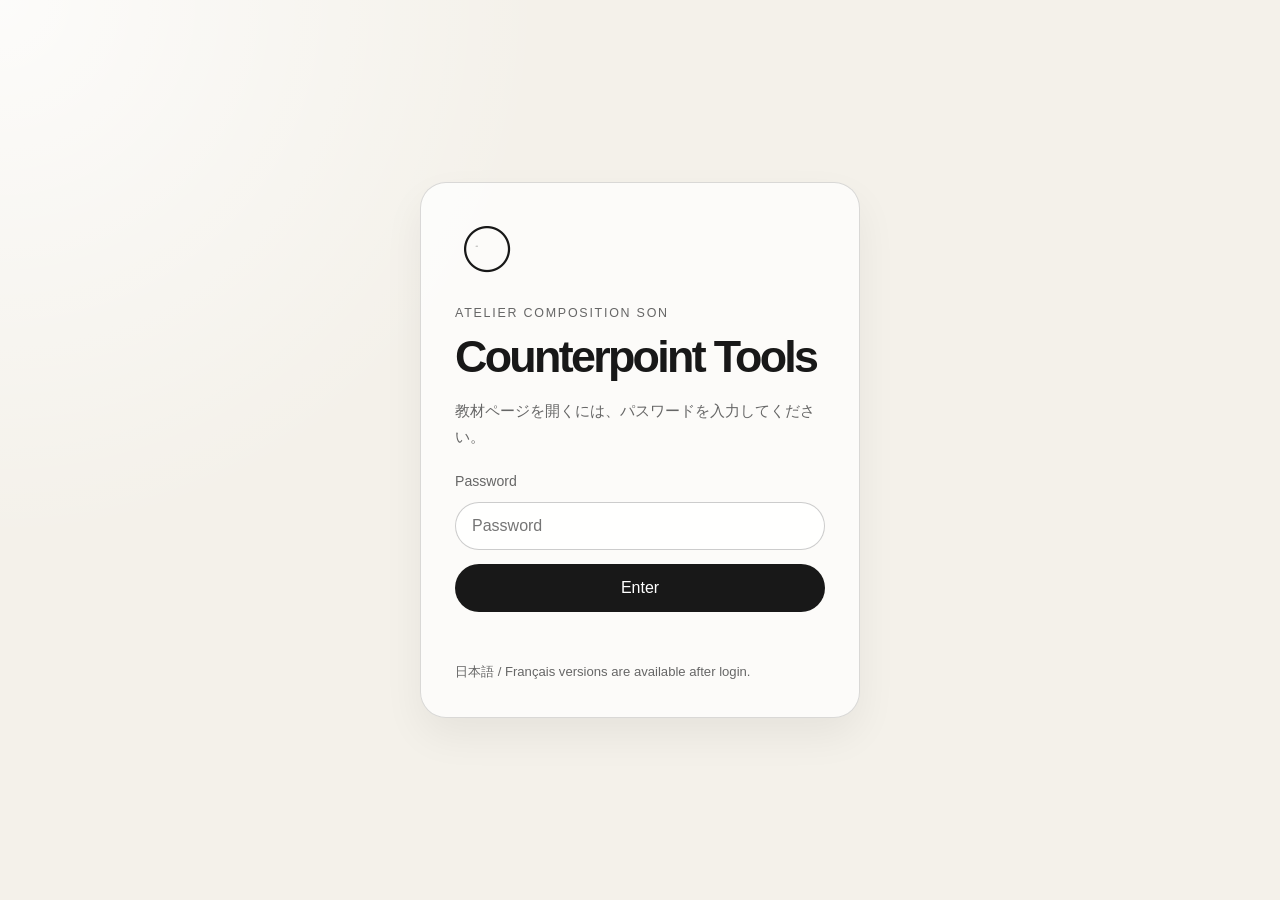
<file: module2/module2-halfnote-counterpoint.html>
<!DOCTYPE html>
<html lang="ja">
<head>
  <meta charset="UTF-8" />
  <meta name="viewport" content="width=device-width, initial-scale=1.0" />
  <meta name="robots" content="noindex, nofollow" />

  <script src="../auth.js"></script>

  <title>モジュール2｜2声二分音符対位法チェッカー｜Atelier Composition Son</title>
  <meta name="description" content="全音符の定旋律1音に対して二分音符2つを置く、2声二分音符対位法のオンライン練習ページです。タイでつながれた音は扱いません。" />

  <link rel="stylesheet" href="css/style.css" />
</head>

<body>
  <main class="page">
    <header class="checker-header">
      <div class="top-controls">
        <div class="brand-row">

          <a class="brand-link" href="../index.html" aria-label="Atelier Composition Son">

            <img class="brand-logo" src="../images/acs-logo.png" alt="Atelier Composition Son" />

            <span class="brand-text">Atelier Composition Son</span>

          </a>

          <a class="back-link" href="../index.html" data-i18n="backLink">← トップへ戻る</a>

        </div>

        <label class="language-control" for="languageSelect">
          <span data-i18n="languageLabel">言語</span>
          <select id="languageSelect" onchange="setLanguage(this.value)">
            <option value="ja">日本語</option>
            <option value="fr">Français</option>
          </select>
        </label>
      </div>

      <p class="eyebrow">Module 2 / Half-note Counterpoint</p>
      <h1 data-i18n="title">2声二分音符対位法チェッカー</h1>
      <p class="lead" data-i18n="lead">
        ヘ音記号の全音符の定旋律1音に対して、ト音記号の対旋律を二分音符2つで入力します。タイでつながれた音は扱いません。
        五線譜をクリックして音を置き、↑↓で半音移動、←→で前後の二分音符へ移動できます。
      </p>
    </header>

    <section class="checker-panel">
      <textarea id="cantus" class="hidden-input">C4 D4 E4 F4 G4 A4 G4 F4 E4 D4 C4</textarea>
      <textarea id="counterpoint" class="hidden-input"></textarea>

      <div class="exercise-tools">
        <label class="exercise-control" for="levelFilterSelect">
          <span data-i18n="levelFilterLabel">レベル</span>
          <select id="levelFilterSelect">
            <option value="all" data-i18n="levelAll">すべて</option>
            <option value="beginner" data-i18n="levelBeginner">初級</option>
            <option value="intermediate" data-i18n="levelIntermediate">中級</option>
            <option value="advanced" data-i18n="levelAdvanced">上級</option>
          </select>
        </label>

        <label class="exercise-control" for="exerciseSelect">
          <span data-i18n="exerciseLabel">課題</span>
          <select id="exerciseSelect"></select>
        </label>

        <button class="button small" type="button" onclick="loadSelectedExercise()" data-i18n="loadExercise">
          課題を読み込む
        </button>

        <p class="exercise-description" id="exerciseDescription">
          課題を選択してください。
        </p>
      </div>

      <div class="score-tools">
        <button class="button small" type="button" onclick="setExample()" data-i18n="loadExample">
          例題を読み込む
        </button>

        <button class="button small" type="button" onclick="undoCounterpointNote()" data-i18n="deleteLast">
          最後の音を削除
        </button>

        <button class="button small" type="button" onclick="clearCounterpoint()" data-i18n="clearCounterpoint">
          対旋律をクリア
        </button>

        <button class="button small" type="button" onclick="renderScore()" data-i18n="refreshScore">
          楽譜を更新
        </button>

        <button class="button small" type="button" onclick="playSelectedNote()" data-i18n="playSelected">
          選択音を鳴らす
        </button>
      </div>

      <div class="playback-tools">
        <button id="playPauseButton" class="button primary" type="button" onclick="togglePlayback()">
          再生
        </button>

        <button class="button small" type="button" onclick="stopPlayback(true)" data-i18n="resetStart">
          最初に戻す
        </button>

        <label class="tempo-control" for="tempoInput">
          Tempo
          <input id="tempoInput" type="number" min="40" max="160" value="72" />
        </label>

        <label class="playback-control" for="playbackModeSelect">
          <span data-i18n="playbackModeLabel">再生対象</span>
          <select id="playbackModeSelect">
            <option value="both" data-i18n="playBoth">両声</option>
            <option value="cantus" data-i18n="playCantus">定旋律のみ</option>
            <option value="counterpoint" data-i18n="playCounterpoint">対旋律のみ</option>
          </select>
        </label>

        <label class="timbre-control" for="timbreSelect">
          <span data-i18n="timbreLabel">音色</span>
          <select id="timbreSelect" onchange="previewTimbre()">
            <option value="sine" data-i18n="timbreSine">Sine / 柔らかい</option>
            <option value="triangle" selected data-i18n="timbreTriangle">Triangle / 素直</option>
            <option value="square" data-i18n="timbreSquare">Square / 電子的</option>
            <option value="sawtooth" data-i18n="timbreSaw">Sawtooth / 明るい</option>
            <option value="organ" data-i18n="timbreOrgan">Organ / オルガン風</option>
            <option value="bell" data-i18n="timbreBell">Bell / ベル風</option>
          </select>
        </label>

        <p class="playback-hint" data-i18n="playbackHint">
          Space：再生 / 停止　｜　← / →：前後の二分音符へ移動
        </p>
      </div>

      <div class="score-box">
        <div class="score-head">
          <div>
            <h2 data-i18n="scoreInputTitle">五線入力</h2>
            <p data-i18n="scoreInputHelp">
              上段はト音記号の二分音符対旋律、下段はヘ音記号の全音符定旋律です。タイ入力はありません。
            </p>
          </div>
          <div class="score-status" id="scoreStatus">
            対旋律：0音
          </div>
        </div>

        <svg
          id="scoreEditor"
          class="score-editor"
          viewBox="0 0 1120 360"
          role="img"
          aria-label="全音符の定旋律に対する2声二分音符対位法入力用五線譜"
          tabindex="0"
        ></svg>
      </div>

      <div class="current-notes">
        <h2 data-i18n="currentInput">現在の入力</h2>
        <p><strong data-i18n="cantusLabel">定旋律：</strong><span id="cantusDisplay"></span></p>
        <p><strong data-i18n="counterpointLabel">対旋律：</strong><span id="counterpointDisplay"></span></p>
      </div>

      <button class="button primary" onclick="analyzeCounterpoint()" data-i18n="analyze">
        解析する
      </button>
    </section>

    <section class="result-section">
      <h2 data-i18n="analysisResult">解析結果</h2>
      <div id="summary" class="summary-box" data-i18n="notAnalyzed">
        まだ解析していません。
      </div>
      <div id="result" class="result-list"></div>
    </section>
  </main>

  <script src="js/module2-halfnote-counterpoint.js"></script>
</body>
</html>
</file>
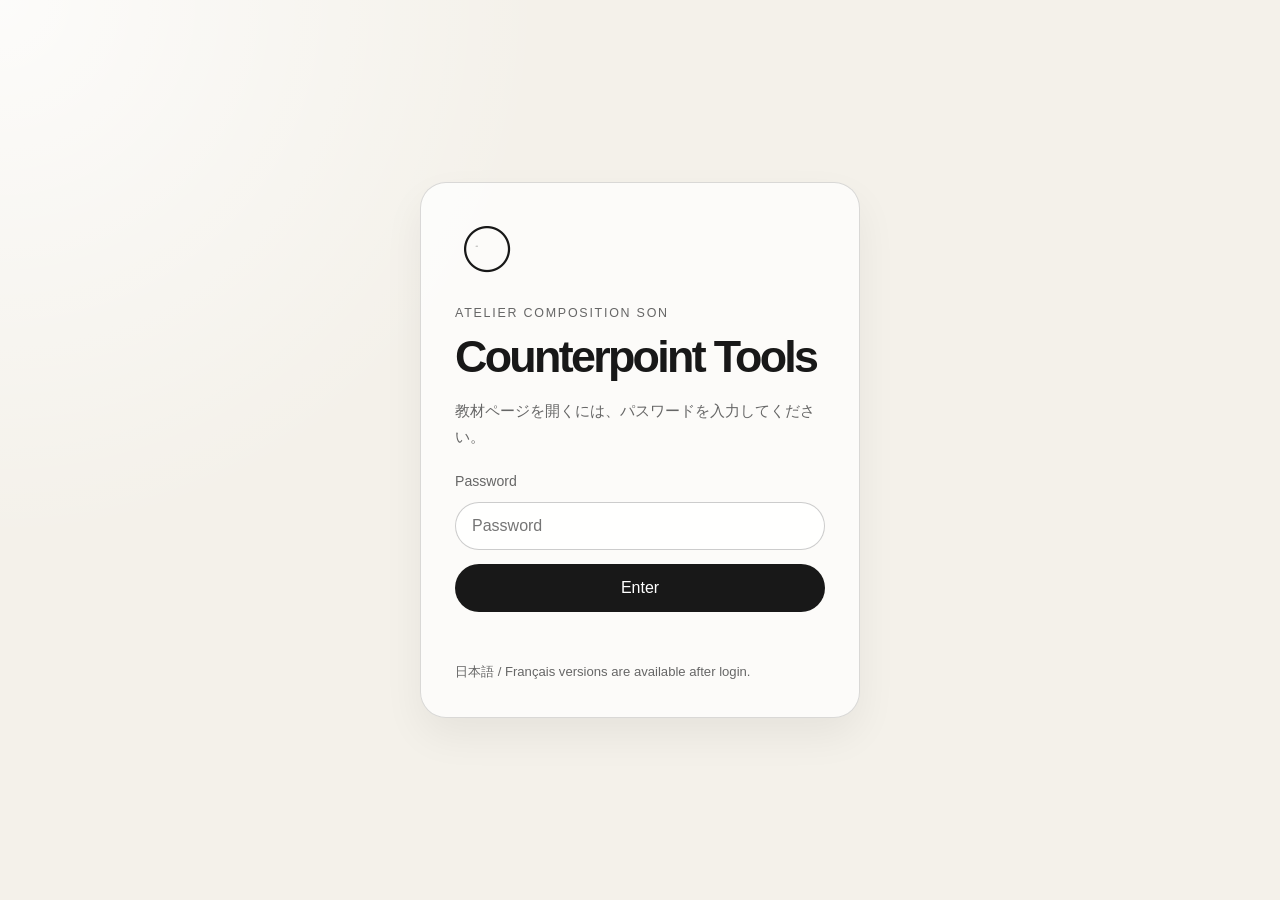
<file: module3/module3-quarter-counterpoint.html>
<!DOCTYPE html>
<html lang="ja">
<head>
  <meta charset="UTF-8" />
  <meta name="viewport" content="width=device-width, initial-scale=1.0" />
  <meta name="robots" content="noindex, nofollow" />

  <script src="../auth.js"></script>

  <title>モジュール3｜2声4分音符対位法チェッカー｜Atelier Composition Son</title>
  <meta name="description" content="定旋律1音に対して4分音符4つを置く、2声4分音符対位法のオンライン練習ページです。タイでつながれた音は扱いません。" />

  <link rel="stylesheet" href="css/style.css?v=20260601-no-flag" />
</head>

<body>
  <main class="page">
    <header class="checker-header">
      <div class="top-controls">
        <div class="brand-row">

          <a class="brand-link" href="../index.html" aria-label="Atelier Composition Son">

            <img class="brand-logo" src="../images/acs-logo.png" alt="Atelier Composition Son" />

            <span class="brand-text">Atelier Composition Son</span>

          </a>

          <a class="back-link" href="../index.html" data-i18n="backLink">← トップへ戻る</a>

        </div>

        <label class="language-control" for="languageSelect">
          <span data-i18n="languageLabel">言語</span>
          <select id="languageSelect" onchange="setLanguage(this.value)">
            <option value="ja">日本語</option>
            <option value="fr">Français</option>
          </select>
        </label>
      </div>

      <p class="eyebrow">Module 3 / Quarter-note Counterpoint</p>
      <h1 data-i18n="title">2声4分音符対位法チェッカー</h1>
      <p class="lead" data-i18n="lead">
        ヘ音記号の全音符の定旋律1音に対して、ト音記号の対旋律を4分音符4つで入力します。タイでつながれた音は扱いません。
        五線譜をクリックして音を置き、↑↓で半音移動、←→で前後の4分音符へ移動できます。
      </p>
    </header>

    <section class="checker-panel">
      <textarea id="cantus" class="hidden-input">C4 D4 E4 F4 G4 A4 G4 F4 E4 D4 C4</textarea>
      <textarea id="counterpoint" class="hidden-input"></textarea>

      <div class="exercise-tools">
        <label class="exercise-control" for="levelFilterSelect">
          <span data-i18n="levelFilterLabel">レベル</span>
          <select id="levelFilterSelect">
            <option value="all" data-i18n="levelAll">すべて</option>
            <option value="beginner" data-i18n="levelBeginner">初級</option>
            <option value="intermediate" data-i18n="levelIntermediate">中級</option>
            <option value="advanced" data-i18n="levelAdvanced">上級</option>
          </select>
        </label>

        <label class="exercise-control" for="exerciseSelect">
          <span data-i18n="exerciseLabel">課題</span>
          <select id="exerciseSelect"></select>
        </label>

        <button class="button small" type="button" onclick="loadSelectedExercise()" data-i18n="loadExercise">
          課題を読み込む
        </button>

        <p class="exercise-description" id="exerciseDescription">
          課題を選択してください。
        </p>
      </div>

      <div class="score-tools">
        <button class="button small" type="button" onclick="setExample()" data-i18n="loadExample">
          例題を読み込む
        </button>

        <button class="button small" type="button" onclick="undoCounterpointNote()" data-i18n="deleteLast">
          最後の音を削除
        </button>

        <button class="button small" type="button" onclick="clearCounterpoint()" data-i18n="clearCounterpoint">
          対旋律をクリア
        </button>

        <button class="button small" type="button" onclick="renderScore()" data-i18n="refreshScore">
          楽譜を更新
        </button>

        <button class="button small" type="button" onclick="playSelectedNote()" data-i18n="playSelected">
          選択音を鳴らす
        </button>
      </div>

      <div class="playback-tools">
        <button id="playPauseButton" class="button primary" type="button" onclick="togglePlayback()">
          再生
        </button>

        <button class="button small" type="button" onclick="stopPlayback(true)" data-i18n="resetStart">
          最初に戻す
        </button>

        <label class="tempo-control" for="tempoInput">
          Tempo
          <input id="tempoInput" type="number" min="40" max="160" value="72" />
        </label>

        <label class="playback-control" for="playbackModeSelect">
          <span data-i18n="playbackModeLabel">再生対象</span>
          <select id="playbackModeSelect">
            <option value="both" data-i18n="playBoth">両声</option>
            <option value="cantus" data-i18n="playCantus">定旋律のみ</option>
            <option value="counterpoint" data-i18n="playCounterpoint">対旋律のみ</option>
          </select>
        </label>

        <label class="timbre-control" for="timbreSelect">
          <span data-i18n="timbreLabel">音色</span>
          <select id="timbreSelect" onchange="previewTimbre()">
            <option value="sine" data-i18n="timbreSine">Sine / 柔らかい</option>
            <option value="triangle" selected data-i18n="timbreTriangle">Triangle / 素直</option>
            <option value="square" data-i18n="timbreSquare">Square / 電子的</option>
            <option value="sawtooth" data-i18n="timbreSaw">Sawtooth / 明るい</option>
            <option value="organ" data-i18n="timbreOrgan">Organ / オルガン風</option>
            <option value="bell" data-i18n="timbreBell">Bell / ベル風</option>
          </select>
        </label>

        <p class="playback-hint" data-i18n="playbackHint">
          Space：再生 / 停止　｜　← / →：前後の4分音符へ移動
        </p>
      </div>

      <div class="score-box">
        <div class="score-head">
          <div>
            <h2 data-i18n="scoreInputTitle">五線入力</h2>
            <p data-i18n="scoreInputHelp">
              上段はト音記号の4分音符対旋律、下段はヘ音記号の全音符定旋律です。タイ入力はありません。
            </p>
          </div>
          <div class="score-status" id="scoreStatus">
            対旋律：0音
          </div>
        </div>

        <svg
          id="scoreEditor"
          class="score-editor"
          viewBox="0 0 1280 360"
          role="img"
          aria-label="2声4分音符対位法入力用五線譜"
          tabindex="0"
        ></svg>
      </div>

      <div class="current-notes">
        <h2 data-i18n="currentInput">現在の入力</h2>
        <p><strong data-i18n="cantusLabel">定旋律：</strong><span id="cantusDisplay"></span></p>
        <p><strong data-i18n="counterpointLabel">対旋律：</strong><span id="counterpointDisplay"></span></p>
      </div>

      <button class="button primary" onclick="analyzeCounterpoint()" data-i18n="analyze">
        解析する
      </button>
    </section>

    <section class="result-section">
      <h2 data-i18n="analysisResult">解析結果</h2>
      <div id="summary" class="summary-box" data-i18n="notAnalyzed">
        まだ解析していません。
      </div>
      <div id="result" class="result-list"></div>
    </section>
  </main>

  <script src="js/module3-quarter-counterpoint.js?v=20260601-no-flag"></script>
</body>
</html>
</file>
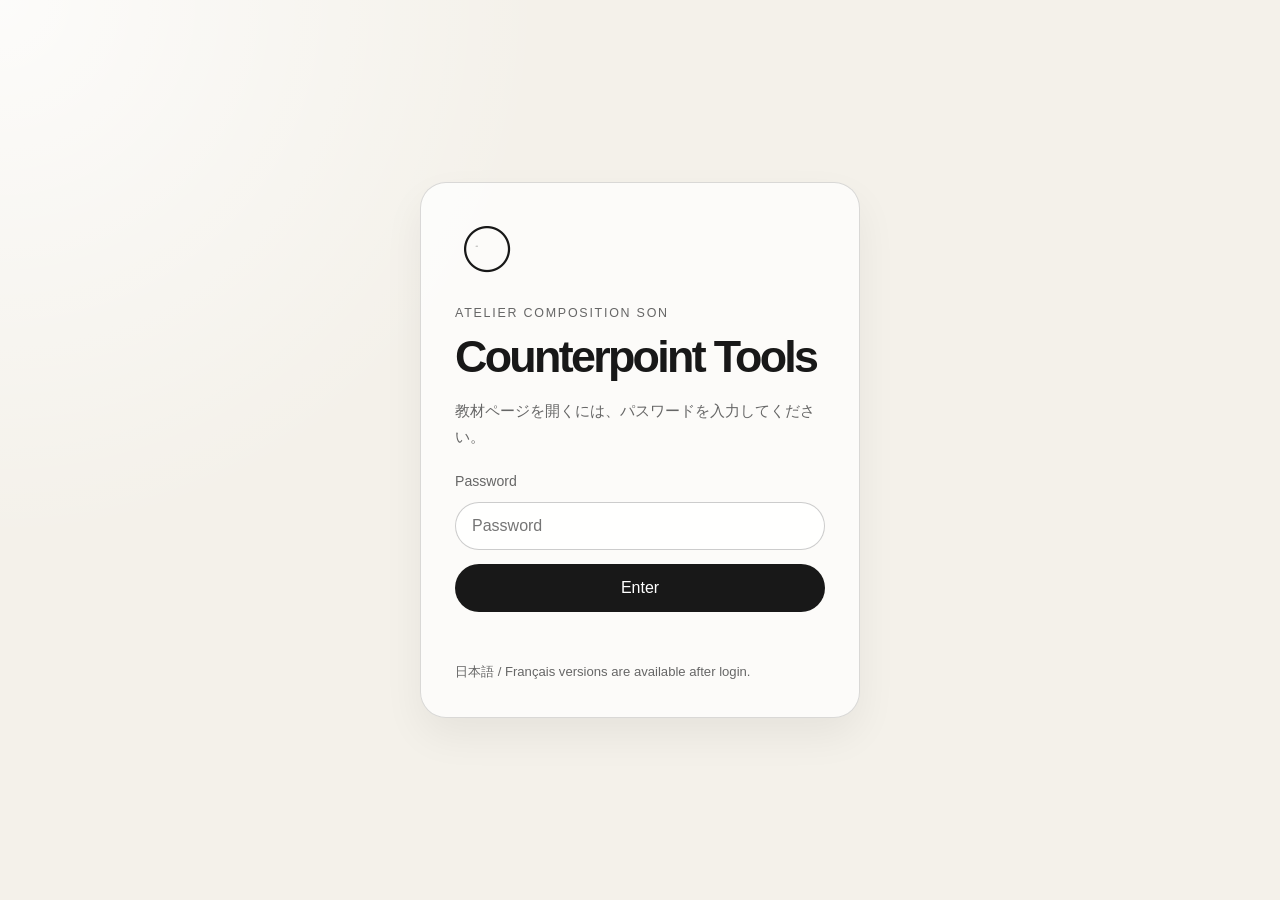
<file: three-voice/three-voice-counterpoint.html>
<!DOCTYPE html>
<html lang="ja">
<head>
  <meta charset="UTF-8" />
  <meta name="viewport" content="width=device-width, initial-scale=1.0" />
  <meta name="robots" content="noindex, nofollow" />

  <script src="../auth.js"></script>

  <title>第一種3声対位法チェッカー｜Atelier Composition Son</title>
  <meta name="description" content="第一種3声対位法の協和音程、連続5度、連続8度を確認するオンラインチェッカーです。" />

  <link rel="stylesheet" href="css/style.css" />
</head>

<body>
  <main class="page">
    <header class="checker-header">
      <div class="top-controls">
        <div class="brand-row">

          <a class="brand-link" href="index.html" aria-label="Atelier Composition Son">

            <img class="brand-logo" src="../images/acs-logo.png" alt="Atelier Composition Son" />

            <span class="brand-text">Atelier Composition Son</span>

          </a>

          <a class="back-link" href="index.html" data-i18n="backLink">← トップへ戻る</a>

        </div>

        <label class="language-control" for="languageSelect">
          <span data-i18n="languageLabel">言語</span>
          <select id="languageSelect" onchange="setLanguage(this.value)">
            <option value="ja">日本語</option>
            <option value="fr">Français</option>
          </select>
        </label>
      </div>

      <p class="eyebrow">First Species Counterpoint / Three Voices</p>
      <h1 data-i18n="title">第一種3声対位法チェッカー</h1>
      <p class="lead" data-i18n="lead">
        定旋律に対して、第1対旋律・第2対旋律を入力します。声部を選んで五線譜をクリックしてください。
        ↑↓で半音移動、←→で前後の音へ移動、Spaceで再生・停止できます。
      </p>
    </header>

    <section class="checker-panel">
      <textarea id="cantus" class="hidden-input">C4 D4 E4 F4 G4 A4 G4 F4 E4 D4 C4</textarea>
      <textarea id="counterpoint1" class="hidden-input"></textarea>
      <textarea id="counterpoint2" class="hidden-input"></textarea>

      <div class="exercise-tools">
        <label class="exercise-control" for="levelFilterSelect">
          <span data-i18n="levelFilterLabel">レベル</span>
          <select id="levelFilterSelect">
            <option value="all" data-i18n="levelAll">すべて</option>
            <option value="beginner" data-i18n="levelBeginner">初級</option>
            <option value="intermediate" data-i18n="levelIntermediate">中級</option>
            <option value="advanced" data-i18n="levelAdvanced">上級</option>
          </select>
        </label>

        <label class="exercise-control" for="exerciseSelect">
          <span data-i18n="exerciseLabel">課題</span>
          <select id="exerciseSelect"></select>
        </label>

        <button class="button small" type="button" onclick="loadSelectedExercise()" data-i18n="loadExercise">
          課題を読み込む
        </button>

        <p class="exercise-description" id="exerciseDescription">
          課題を選択してください。
        </p>
      </div>

      <div class="voice-tools">
        <label class="voice-control" for="editVoiceSelect">
          <span data-i18n="editVoiceLabel">入力声部</span>
          <select id="editVoiceSelect" onchange="setEditVoice(this.value)">
            <option value="counterpoint1" data-i18n="voiceUpper">第1対旋律・上声</option>
            <option value="counterpoint2" data-i18n="voiceMiddle">第2対旋律・中声</option>
          </select>
        </label>

        <p class="voice-hint" id="editVoiceHint" data-i18n="editVoiceHint">
          青色の音が現在選択中の声部です。
        </p>
      </div>

      <div class="score-tools">
        <button class="button small" type="button" onclick="setExample()" data-i18n="loadExample">
          例題を読み込む
        </button>

        <button class="button small" type="button" onclick="undoCurrentVoiceNote()" data-i18n="deleteLast">
          選択声部の最後の音を削除
        </button>

        <button class="button small" type="button" onclick="clearCurrentVoice()" data-i18n="clearVoice">
          選択声部をクリア
        </button>

        <button class="button small" type="button" onclick="renderScore()" data-i18n="refreshScore">
          楽譜を更新
        </button>

        <button class="button small" type="button" onclick="playSelectedNote()" data-i18n="playSelected">
          選択音を鳴らす
        </button>
      </div>

      <div class="playback-tools">
        <button id="playPauseButton" class="button primary" type="button" onclick="togglePlayback()">
          再生
        </button>

        <button class="button small" type="button" onclick="stopPlayback(true)" data-i18n="resetStart">
          最初に戻す
        </button>

        <label class="tempo-control" for="tempoInput">
          Tempo
          <input id="tempoInput" type="number" min="40" max="180" value="66" />
        </label>

        <label class="playback-control" for="playbackModeSelect">
          <span data-i18n="playbackModeLabel">再生対象</span>
          <select id="playbackModeSelect">
            <option value="all" data-i18n="playAll">3声すべて</option>
            <option value="cantus" data-i18n="playCantus">定旋律のみ</option>
            <option value="counterpoint1" data-i18n="playUpper">第1対旋律のみ</option>
            <option value="counterpoint2" data-i18n="playMiddle">第2対旋律のみ</option>
          </select>
        </label>

        <label class="timbre-control" for="timbreSelect">
          <span data-i18n="timbreLabel">音色</span>
          <select id="timbreSelect" onchange="previewTimbre()">
            <option value="sine" data-i18n="timbreSine">Sine / 柔らかい</option>
            <option value="triangle" selected data-i18n="timbreTriangle">Triangle / 素直</option>
            <option value="square" data-i18n="timbreSquare">Square / 電子的</option>
            <option value="sawtooth" data-i18n="timbreSaw">Sawtooth / 明るい</option>
            <option value="organ" data-i18n="timbreOrgan">Organ / オルガン風</option>
            <option value="bell" data-i18n="timbreBell">Bell / ベル風</option>
          </select>
        </label>

        <p class="playback-hint" data-i18n="playbackHint">
          Space：再生 / 停止　｜　← / →：前後の音へ移動
        </p>
      </div>

      <div class="score-box">
        <div class="score-head">
          <div>
            <h2 data-i18n="scoreInputTitle">五線入力</h2>
            <p data-i18n="scoreInputHelp">
              第1対旋律・第2対旋律・定旋律を、それぞれ別の楽譜に表示します。第1対旋律と第2対旋律の楽譜をクリックして入力できます。
            </p>
          </div>
          <div class="score-status" id="scoreStatus">
            3声対位法
          </div>
        </div>

        <div class="voice-score-stack">
          <section class="voice-score-card editable-voice" data-voice="counterpoint1">
            <div class="voice-score-header">
              <h3 data-i18n="counterpoint1Label">第1対旋律：</h3>
              <span data-i18n="voiceUpper">第1対旋律・上声</span>
            </div>
            <svg
              id="scoreEditorCounterpoint1"
              class="score-editor voice-score-editor"
              viewBox="0 0 960 170"
              role="img"
              aria-label="第1対旋律の楽譜"
              tabindex="0"
              data-voice="counterpoint1"
            ></svg>
          </section>

          <section class="voice-score-card editable-voice" data-voice="counterpoint2">
            <div class="voice-score-header">
              <h3 data-i18n="counterpoint2Label">第2対旋律：</h3>
              <span data-i18n="voiceMiddle">第2対旋律・中声</span>
            </div>
            <svg
              id="scoreEditorCounterpoint2"
              class="score-editor voice-score-editor"
              viewBox="0 0 960 170"
              role="img"
              aria-label="第2対旋律の楽譜"
              tabindex="0"
              data-voice="counterpoint2"
            ></svg>
          </section>

          <section class="voice-score-card locked-voice" data-voice="cantus">
            <div class="voice-score-header">
              <h3 data-i18n="cantusLabel">定旋律：</h3>
              <span>Cantus firmus</span>
            </div>
            <svg
              id="scoreEditorCantus"
              class="score-editor voice-score-editor locked"
              viewBox="0 0 960 170"
              role="img"
              aria-label="定旋律の楽譜"
              tabindex="0"
              data-voice="cantus"
            ></svg>
          </section>
        </div>
      </div>

      <div class="current-notes">
        <h2 data-i18n="currentInput">現在の入力</h2>
        <p><strong data-i18n="cantusLabel">定旋律：</strong><span id="cantusDisplay"></span></p>
        <p><strong data-i18n="counterpoint1Label">第1対旋律：</strong><span id="counterpoint1Display"></span></p>
        <p><strong data-i18n="counterpoint2Label">第2対旋律：</strong><span id="counterpoint2Display"></span></p>
      </div>

      <button class="button primary" onclick="analyzeCounterpoint()" data-i18n="analyze">
        解析する
      </button>
    </section>

    <section class="result-section">
      <h2 data-i18n="analysisResult">解析結果</h2>
      <div id="summary" class="summary-box" data-i18n="notAnalyzed">
        まだ解析していません。
      </div>
      <div id="result" class="result-list"></div>
    </section>
  </main>

  <script src="js/counterpoint-three-voice.js"></script>
</body>
</html>
</file>
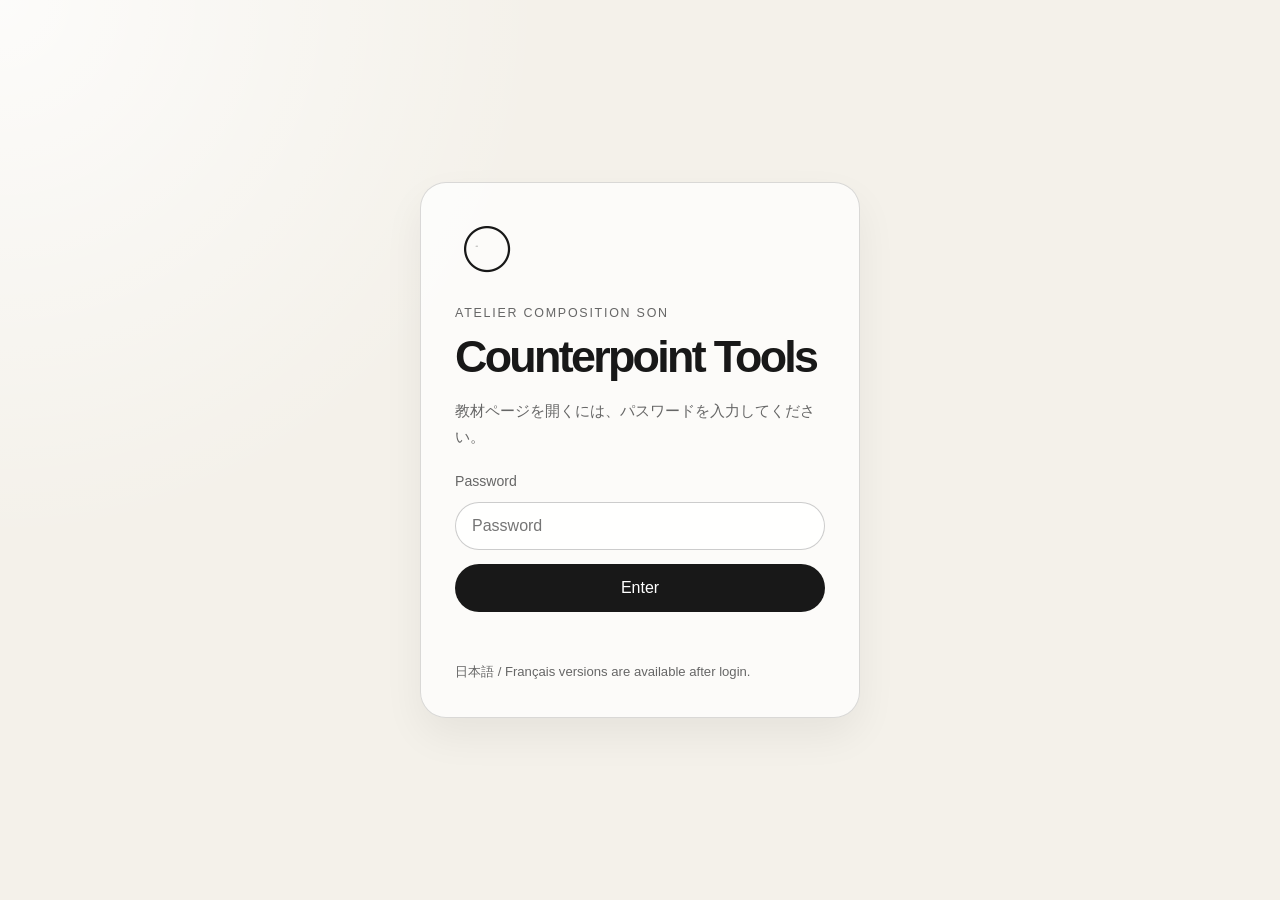
<file: counterpoint/module2/module2-halfnote-counterpoint.html>
<!DOCTYPE html>
<html lang="ja">
<head>
  <meta charset="UTF-8" />
  <meta name="viewport" content="width=device-width, initial-scale=1.0" />
  <meta name="robots" content="noindex, nofollow" />

  <script src="../auth.js"></script>

  <title>モジュール2｜2声二分音符対位法チェッカー｜Atelier Composition Son</title>
  <meta name="description" content="全音符の定旋律1音に対して二分音符2つを置く、2声二分音符対位法のオンライン練習ページです。タイでつながれた音は扱いません。" />

  <link rel="stylesheet" href="css/style.css?v=20260601-clefs-final" />
</head>

<body>
  <main class="page">
    <header class="checker-header">
      <div class="top-controls">
        <div class="brand-row">

          <a class="brand-link" href="../index.html" aria-label="Atelier Composition Son">

            <img class="brand-logo" src="../images/acs-logo.png?v=logo-20260601" alt="Atelier Composition Son" />

            <span class="brand-text">Atelier Composition Son</span>

          </a>

          <a class="back-link" href="../index.html" data-i18n="backLink">← トップへ戻る</a>

        </div>

        <label class="language-control" for="languageSelect">
          <span data-i18n="languageLabel">言語</span>
          <select id="languageSelect" onchange="setLanguage(this.value)">
            <option value="ja">日本語</option>
            <option value="fr">Français</option>
          </select>
        </label>
      </div>

      <p class="eyebrow">Module 2 / Half-note Counterpoint</p>
      <h1 data-i18n="title">2声二分音符対位法チェッカー</h1>
      <p class="lead" data-i18n="lead">
        ヘ音記号の全音符の定旋律1音に対して、ト音記号の対旋律を二分音符2つで入力します。タイでつながれた音は扱いません。
        五線譜をクリックして音を置き、↑↓で半音移動、←→で前後の二分音符へ移動できます。
      </p>
    </header>

    <section class="checker-panel">
      <textarea id="cantus" class="hidden-input">C4 D4 E4 F4 G4 A4 G4 F4 E4 D4 C4</textarea>
      <textarea id="counterpoint" class="hidden-input"></textarea>

      <div class="exercise-tools">
        <label class="exercise-control" for="levelFilterSelect">
          <span data-i18n="levelFilterLabel">レベル</span>
          <select id="levelFilterSelect">
            <option value="all" data-i18n="levelAll">すべて</option>
            <option value="beginner" data-i18n="levelBeginner">初級</option>
            <option value="intermediate" data-i18n="levelIntermediate">中級</option>
            <option value="advanced" data-i18n="levelAdvanced">上級</option>
          </select>
        </label>

        <label class="exercise-control" for="exerciseSelect">
          <span data-i18n="exerciseLabel">課題</span>
          <select id="exerciseSelect"></select>
        </label>

        <button class="button small" type="button" onclick="loadSelectedExercise()" data-i18n="loadExercise">
          課題を読み込む
        </button>

        <p class="exercise-description" id="exerciseDescription">
          課題を選択してください。
        </p>
      </div>

      <div class="score-tools">
        <button class="button small" type="button" onclick="setExample()" data-i18n="loadExample">
          例題を読み込む
        </button>

        <button class="button small" type="button" onclick="undoCounterpointNote()" data-i18n="deleteLast">
          最後の音を削除
        </button>

        <button class="button small" type="button" onclick="clearCounterpoint()" data-i18n="clearCounterpoint">
          対旋律をクリア
        </button>

        <button class="button small" type="button" onclick="renderScore()" data-i18n="refreshScore">
          楽譜を更新
        </button>

        <button class="button small" type="button" onclick="playSelectedNote()" data-i18n="playSelected">
          選択音を鳴らす
        </button>
        <button class="button small" type="button" onclick="exportMidi()" data-i18n="exportMidi">
          MIDIを書き出す
        </button>

      </div>

      <div class="playback-tools">
        <button id="playPauseButton" class="button primary" type="button" onclick="togglePlayback()">
          再生
        </button>

        <button class="button small" type="button" onclick="stopPlayback(true)" data-i18n="resetStart">
          最初に戻す
        </button>

        <label class="tempo-control" for="tempoInput">
          Tempo
          <input id="tempoInput" type="number" min="40" max="160" value="72" />
        </label>

        <label class="playback-control" for="playbackModeSelect">
          <span data-i18n="playbackModeLabel">再生対象</span>
          <select id="playbackModeSelect">
            <option value="both" data-i18n="playBoth">両声</option>
            <option value="cantus" data-i18n="playCantus">定旋律のみ</option>
            <option value="counterpoint" data-i18n="playCounterpoint">対旋律のみ</option>
          </select>
        </label>

        <label class="timbre-control" for="timbreSelect">
          <span data-i18n="timbreLabel">音色</span>
          <select id="timbreSelect" onchange="previewTimbre()">
            <option value="humanVoice" selected data-i18n="timbreHumanVoice">人の声</option>
          </select>
        </label>

        <p class="playback-hint" data-i18n="playbackHint">
          Space：再生 / 停止　｜　← / →：前後の二分音符へ移動
        </p>
      </div>

      <div class="score-box">
        <div class="score-head">
          <div>
            <h2 data-i18n="scoreInputTitle">五線入力</h2>
            <p data-i18n="scoreInputHelp">
              上段はト音記号の二分音符対旋律、下段はヘ音記号の全音符定旋律です。タイ入力はありません。
            </p>
          </div>
          <div class="score-status" id="scoreStatus">
            対旋律：0音
          </div>
        </div>

        <svg
          id="scoreEditor"
          class="score-editor"
          viewBox="0 0 1120 360"
          role="img"
          aria-label="全音符の定旋律に対する2声二分音符対位法入力用五線譜"
          tabindex="0"
        ></svg>
      </div>

      <div class="current-notes">
        <h2 data-i18n="currentInput">現在の入力</h2>
        <p><strong data-i18n="cantusLabel">定旋律：</strong><span id="cantusDisplay"></span></p>
        <p><strong data-i18n="counterpointLabel">対旋律：</strong><span id="counterpointDisplay"></span></p>
      </div>

      <button class="button primary" onclick="analyzeCounterpoint()" data-i18n="analyze">
        解析する
      </button>
    </section>

    <section class="result-section">
      <h2 data-i18n="analysisResult">解析結果</h2>
      <div id="summary" class="summary-box" data-i18n="notAnalyzed">
        まだ解析していません。
      </div>
      <div id="result" class="result-list"></div>
    </section>
  </main>

  <script src="js/module2-halfnote-counterpoint.js?v=20260601-clefs-final"></script>
</body>
</html>
</file>
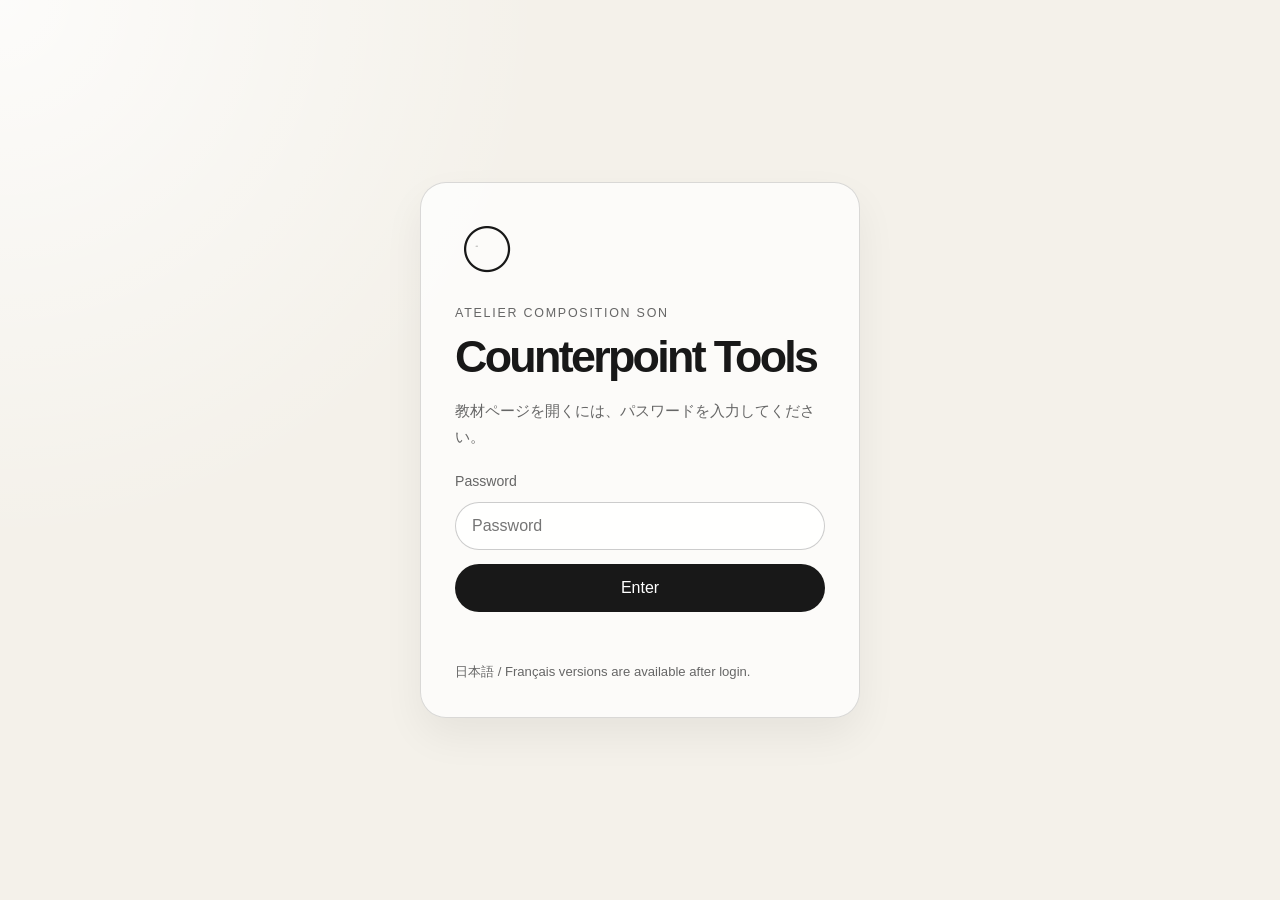
<file: counterpoint/module3/module3-quarter-counterpoint.html>
<!DOCTYPE html>
<html lang="ja">
<head>
  <meta charset="UTF-8" />
  <meta name="viewport" content="width=device-width, initial-scale=1.0" />
  <meta name="robots" content="noindex, nofollow" />

  <script src="../auth.js"></script>

  <title>モジュール3｜2声4分音符対位法チェッカー｜Atelier Composition Son</title>
  <meta name="description" content="定旋律1音に対して4分音符4つを置く、2声4分音符対位法のオンライン練習ページです。タイでつながれた音は扱いません。" />

  <link rel="stylesheet" href="css/style.css?v=20260601-clefs-final" />
</head>

<body>
  <main class="page">
    <header class="checker-header">
      <div class="top-controls">
        <div class="brand-row">

          <a class="brand-link" href="../index.html" aria-label="Atelier Composition Son">

            <img class="brand-logo" src="../images/acs-logo.png?v=logo-20260601" alt="Atelier Composition Son" />

            <span class="brand-text">Atelier Composition Son</span>

          </a>

          <a class="back-link" href="../index.html" data-i18n="backLink">← トップへ戻る</a>

        </div>

        <label class="language-control" for="languageSelect">
          <span data-i18n="languageLabel">言語</span>
          <select id="languageSelect" onchange="setLanguage(this.value)">
            <option value="ja">日本語</option>
            <option value="fr">Français</option>
          </select>
        </label>
      </div>

      <p class="eyebrow">Module 3 / Quarter-note Counterpoint</p>
      <h1 data-i18n="title">2声4分音符対位法チェッカー</h1>
      <p class="lead" data-i18n="lead">
        ヘ音記号の全音符の定旋律1音に対して、ト音記号の対旋律を4分音符4つで入力します。タイでつながれた音は扱いません。
        五線譜をクリックして音を置き、↑↓で半音移動、←→で前後の4分音符へ移動できます。
      </p>
    </header>

    <section class="checker-panel">
      <textarea id="cantus" class="hidden-input">C4 D4 E4 F4 G4 A4 G4 F4 E4 D4 C4</textarea>
      <textarea id="counterpoint" class="hidden-input"></textarea>

      <div class="exercise-tools">
        <label class="exercise-control" for="levelFilterSelect">
          <span data-i18n="levelFilterLabel">レベル</span>
          <select id="levelFilterSelect">
            <option value="all" data-i18n="levelAll">すべて</option>
            <option value="beginner" data-i18n="levelBeginner">初級</option>
            <option value="intermediate" data-i18n="levelIntermediate">中級</option>
            <option value="advanced" data-i18n="levelAdvanced">上級</option>
          </select>
        </label>

        <label class="exercise-control" for="exerciseSelect">
          <span data-i18n="exerciseLabel">課題</span>
          <select id="exerciseSelect"></select>
        </label>

        <button class="button small" type="button" onclick="loadSelectedExercise()" data-i18n="loadExercise">
          課題を読み込む
        </button>

        <p class="exercise-description" id="exerciseDescription">
          課題を選択してください。
        </p>
      </div>

      <div class="score-tools">
        <button class="button small" type="button" onclick="setExample()" data-i18n="loadExample">
          例題を読み込む
        </button>

        <button class="button small" type="button" onclick="undoCounterpointNote()" data-i18n="deleteLast">
          最後の音を削除
        </button>

        <button class="button small" type="button" onclick="clearCounterpoint()" data-i18n="clearCounterpoint">
          対旋律をクリア
        </button>

        <button class="button small" type="button" onclick="renderScore()" data-i18n="refreshScore">
          楽譜を更新
        </button>

        <button class="button small" type="button" onclick="playSelectedNote()" data-i18n="playSelected">
          選択音を鳴らす
        </button>
        <button class="button small" type="button" onclick="exportMidi()" data-i18n="exportMidi">
          MIDIを書き出す
        </button>

      </div>

      <div class="playback-tools">
        <button id="playPauseButton" class="button primary" type="button" onclick="togglePlayback()">
          再生
        </button>

        <button class="button small" type="button" onclick="stopPlayback(true)" data-i18n="resetStart">
          最初に戻す
        </button>

        <label class="tempo-control" for="tempoInput">
          Tempo
          <input id="tempoInput" type="number" min="40" max="160" value="72" />
        </label>

        <label class="playback-control" for="playbackModeSelect">
          <span data-i18n="playbackModeLabel">再生対象</span>
          <select id="playbackModeSelect">
            <option value="both" data-i18n="playBoth">両声</option>
            <option value="cantus" data-i18n="playCantus">定旋律のみ</option>
            <option value="counterpoint" data-i18n="playCounterpoint">対旋律のみ</option>
          </select>
        </label>

        <label class="timbre-control" for="timbreSelect">
          <span data-i18n="timbreLabel">音色</span>
          <select id="timbreSelect" onchange="previewTimbre()">
            <option value="humanVoice" selected data-i18n="timbreHumanVoice">人の声</option>
          </select>
        </label>

        <p class="playback-hint" data-i18n="playbackHint">
          Space：再生 / 停止　｜　← / →：前後の4分音符へ移動
        </p>
      </div>

      <div class="score-box">
        <div class="score-head">
          <div>
            <h2 data-i18n="scoreInputTitle">五線入力</h2>
            <p data-i18n="scoreInputHelp">
              上段はト音記号の4分音符対旋律、下段はヘ音記号の全音符定旋律です。タイ入力はありません。
            </p>
          </div>
          <div class="score-status" id="scoreStatus">
            対旋律：0音
          </div>
        </div>

        <svg
          id="scoreEditor"
          class="score-editor"
          viewBox="0 0 1280 360"
          role="img"
          aria-label="2声4分音符対位法入力用五線譜"
          tabindex="0"
        ></svg>
      </div>

      <div class="current-notes">
        <h2 data-i18n="currentInput">現在の入力</h2>
        <p><strong data-i18n="cantusLabel">定旋律：</strong><span id="cantusDisplay"></span></p>
        <p><strong data-i18n="counterpointLabel">対旋律：</strong><span id="counterpointDisplay"></span></p>
      </div>

      <button class="button primary" onclick="analyzeCounterpoint()" data-i18n="analyze">
        解析する
      </button>
    </section>

    <section class="result-section">
      <h2 data-i18n="analysisResult">解析結果</h2>
      <div id="summary" class="summary-box" data-i18n="notAnalyzed">
        まだ解析していません。
      </div>
      <div id="result" class="result-list"></div>
    </section>
  </main>

  <script src="js/module3-quarter-counterpoint.js?v=20260601-clefs-final"></script>
</body>
</html>
</file>
<file: css/style.css>
:root {
  --bg: #f4f1ea;
  --text: #181818;
  --muted: #666666;
  --line: rgba(0, 0, 0, 0.14);
  --card: rgba(255, 255, 255, 0.72);
  --ok: #1f7a3f;
  --warn: #9a6a00;
  --error: #b3261e;
  --selected: #1d4ed8;
  --playhead: #e11d48;
}

* {
  box-sizing: border-box;
}

body {
  margin: 0;
  font-family:
    -apple-system,
    BlinkMacSystemFont,
    "Helvetica Neue",
    "Yu Gothic",
    "YuGothic",
    "Hiragino Sans",
    "Hiragino Kaku Gothic ProN",
    Meiryo,
    sans-serif;
  background: var(--bg);
  color: var(--text);
  line-height: 1.7;
}

.page {
  width: min(1040px, calc(100% - 32px));
  margin: 0 auto;
  padding: 56px 0 80px;
}

.checker-header {
  padding: 48px 0 40px;
  border-bottom: 1px solid var(--line);
}

.top-controls {
  display: flex;
  justify-content: space-between;
  align-items: center;
  gap: 16px;
  margin-bottom: 24px;
}

.back-link {
  display: inline-block;
  color: var(--muted);
  text-decoration: none;
  font-size: 0.92rem;
}

.back-link:hover {
  color: var(--text);
}

.language-control,
.tempo-control,
.timbre-control,
.playback-control,
.exercise-control {
  display: inline-flex;
  align-items: center;
  gap: 8px;
  min-height: 38px;
  padding: 0 12px;
  border: 1px solid var(--line);
  border-radius: 999px;
  background: rgba(255, 255, 255, 0.65);
  color: var(--muted);
  font-size: 0.86rem;
}

.language-control select,
.tempo-control input,
.timbre-control select,
.playback-control select,
.exercise-control select {
  border: 0;
  background: transparent;
  color: var(--text);
  font: inherit;
  outline: none;
}

.tempo-control input {
  width: 70px;
}

.timbre-control select,
.playback-control select {
  min-width: 150px;
}

.exercise-control select {
  min-width: 220px;
}

.eyebrow {
  margin: 0 0 12px;
  font-size: 0.78rem;
  letter-spacing: 0.12em;
  text-transform: uppercase;
  color: var(--muted);
}

h1 {
  margin: 0;
  font-size: clamp(2.1rem, 6vw, 4.8rem);
  line-height: 1.05;
  letter-spacing: -0.06em;
}

h2 {
  margin: 0 0 16px;
  font-size: 1.2rem;
  line-height: 1.25;
  letter-spacing: -0.03em;
}

.lead {
  max-width: 780px;
  margin: 24px 0 0;
  font-size: 1.05rem;
  color: var(--muted);
}

.checker-panel,
.result-section {
  margin-top: 32px;
  background: var(--card);
  border: 1px solid var(--line);
  border-radius: 22px;
  padding: 24px;
}

.hidden-input {
  position: absolute;
  left: -9999px;
  top: auto;
  width: 1px;
  height: 1px;
  opacity: 0;
  pointer-events: none;
}

.score-tools,
.playback-tools,
.exercise-tools {
  display: flex;
  flex-wrap: wrap;
  gap: 10px;
  margin: 8px 0 22px;
  align-items: center;
}

.playback-tools,
.exercise-tools {
  padding: 16px;
  border: 1px solid var(--line);
  border-radius: 18px;
  background: rgba(255, 255, 255, 0.5);
}

.playback-hint,
.exercise-description {
  margin: 0;
  color: var(--muted);
  font-size: 0.86rem;
}

.exercise-description {
  flex: 1;
  min-width: 220px;
}

.level-badge {
  display: inline-flex;
  align-items: center;
  min-height: 28px;
  padding: 0 10px;
  border-radius: 999px;
  border: 1px solid var(--line);
  background: rgba(255, 255, 255, 0.65);
  color: var(--muted);
  font-size: 0.78rem;
  font-weight: 700;
  letter-spacing: 0.04em;
  text-transform: uppercase;
}

.level-badge.beginner {
  color: #1f7a3f;
  border-color: rgba(31, 122, 63, 0.32);
  background: rgba(31, 122, 63, 0.08);
}

.level-badge.intermediate {
  color: #9a6a00;
  border-color: rgba(154, 106, 0, 0.32);
  background: rgba(154, 106, 0, 0.08);
}

.level-badge.advanced {
  color: #7c2d12;
  border-color: rgba(124, 45, 18, 0.32);
  background: rgba(124, 45, 18, 0.08);
}

.button {
  display: inline-flex;
  align-items: center;
  justify-content: center;
  min-height: 46px;
  padding: 0 22px;
  border-radius: 999px;
  border: 1px solid var(--text);
  background: transparent;
  color: var(--text);
  font-size: 0.95rem;
  text-decoration: none;
  cursor: pointer;
  transition:
    transform 0.15s ease,
    background 0.15s ease,
    color 0.15s ease;
}

.button:hover {
  transform: translateY(-1px);
}

.button.primary {
  background: var(--text);
  color: #ffffff;
}

.button.small {
  min-height: 38px;
  padding: 0 16px;
  font-size: 0.86rem;
}

.score-box {
  margin: 22px 0 26px;
  padding: 20px;
  border: 1px solid var(--line);
  border-radius: 22px;
  background: rgba(255, 255, 255, 0.68);
}

.score-head {
  display: flex;
  justify-content: space-between;
  gap: 20px;
  align-items: flex-start;
  margin-bottom: 14px;
}

.score-head h2 {
  margin: 0 0 4px;
}

.score-head p {
  margin: 0;
  color: var(--muted);
  font-size: 0.92rem;
}

.score-status {
  font-size: 0.86rem;
  color: var(--muted);
  white-space: nowrap;
}

.score-editor {
  width: 100%;
  min-height: 300px;
  display: block;
  border-radius: 16px;
  background: #ffffff;
  cursor: crosshair;
  user-select: none;
  border: 1px solid rgba(0, 0, 0, 0.12);
}

.score-editor:focus {
  outline: 2px solid rgba(29, 78, 216, 0.35);
  outline-offset: 4px;
}

.staff-line {
  stroke: #181818;
  stroke-width: 1.2;
}

.measure-line {
  stroke: rgba(0, 0, 0, 0.22);
  stroke-width: 1;
}

.ledger-line {
  stroke: #181818;
  stroke-width: 1.1;
}

.slot-marker {
  fill: rgba(0, 0, 0, 0.12);
}

.voice-label {
  font-size: 13px;
  fill: rgba(0, 0, 0, 0.62);
  font-weight: 600;
}

.note-label {
  font-size: 12px;
  fill: rgba(0, 0, 0, 0.64);
  font-family: "SFMono-Regular", Consolas, "Liberation Mono", monospace;
}

.note-label.selected {
  fill: var(--selected);
  font-weight: 700;
}

.note-label.playing {
  fill: var(--playhead);
  font-weight: 700;
}

.note-head {
  fill: #181818;
  stroke: #181818;
  stroke-width: 1;
}

.note-head.cantus {
  fill: rgba(0, 0, 0, 0.35);
  stroke: rgba(0, 0, 0, 0.35);
}

.note-head.selected {
  fill: var(--selected);
  stroke: var(--selected);
}

.note-head.playing {
  fill: var(--playhead);
  stroke: var(--playhead);
}

.note-stem {
  stroke: #181818;
  stroke-width: 1.4;
}

.note-stem.cantus {
  stroke: rgba(0, 0, 0, 0.35);
}

.note-stem.selected {
  stroke: var(--selected);
}

.note-stem.playing {
  stroke: var(--playhead);
}

.playhead-line {
  stroke: var(--playhead);
  stroke-width: 3;
  stroke-linecap: round;
  pointer-events: none;
}

.playhead-halo {
  fill: rgba(225, 29, 72, 0.08);
  stroke: rgba(225, 29, 72, 0.22);
  stroke-width: 1;
  pointer-events: none;
}

.accidental {
  font-size: 20px;
  fill: #181818;
  font-family:
    "Times New Roman",
    "Hiragino Mincho ProN",
    "Yu Mincho",
    serif;
  dominant-baseline: middle;
  pointer-events: none;
}

.accidental.cantus {
  fill: rgba(0, 0, 0, 0.35);
}

.accidental.selected {
  fill: var(--selected);
}

.accidental.playing {
  fill: var(--playhead);
}

.current-notes {
  margin: 0 0 24px;
  padding: 18px;
  border-radius: 18px;
  border: 1px solid var(--line);
  background: rgba(255, 255, 255, 0.56);
}

.current-notes h2 {
  margin-bottom: 10px;
}

.current-notes p {
  margin: 4px 0;
  color: var(--muted);
}

.current-notes strong {
  color: var(--text);
}

.result-section {
  margin-top: 24px;
}

.summary-box {
  margin-bottom: 18px;
  padding: 16px;
  border-radius: 16px;
  background: rgba(0, 0, 0, 0.05);
  color: var(--muted);
}

.result-list {
  display: grid;
  gap: 10px;
}

.result-item {
  padding: 14px 16px;
  border-radius: 16px;
  border: 1px solid var(--line);
  background: rgba(255, 255, 255, 0.62);
}

.result-item.ok {
  border-left: 5px solid var(--ok);
}

.result-item.warn {
  border-left: 5px solid var(--warn);
}

.result-item.error {
  border-left: 5px solid var(--error);
}

.result-label {
  display: inline-block;
  margin-right: 8px;
  font-size: 0.78rem;
  font-weight: 700;
  letter-spacing: 0.06em;
  text-transform: uppercase;
}

.result-item.ok .result-label {
  color: var(--ok);
}

.result-item.warn .result-label {
  color: var(--warn);
}

.result-item.error .result-label {
  color: var(--error);
}

@media (max-width: 820px) {
  .page {
    width: min(100% - 24px, 1040px);
    padding-top: 32px;
    padding-bottom: 56px;
  }

  .checker-header {
    padding-top: 32px;
  }

  .top-controls,
  .score-head {
    display: block;
  }

  .language-control {
    margin-top: 12px;
  }

  .score-status {
    margin-top: 8px;
  }

  .score-box {
    padding: 14px;
  }

  .score-editor {
    min-height: 260px;
  }
}

@media (max-width: 520px) {
  .page {
    width: min(100% - 18px, 1040px);
  }

  .checker-panel,
  .result-section {
    padding: 18px;
    border-radius: 18px;
  }

  .score-box {
    border-radius: 18px;
  }

  .button {
    width: 100%;
  }

  .score-tools,
  .playback-tools,
  .exercise-tools {
    display: grid;
    grid-template-columns: 1fr;
  }

  .language-control,
  .tempo-control,
  .timbre-control,
  .playback-control,
  .exercise-control {
    width: 100%;
    justify-content: space-between;
  }

  .language-control select,
  .timbre-control select,
  .playback-control select,
  .exercise-control select {
    min-width: 0;
    width: 100%;
  }

  h1 {
    letter-spacing: -0.045em;
  }
}


.brand-link {
  display: inline-flex;
  align-items: center;
  gap: 10px;
  color: var(--muted);
  text-decoration: none;
}

.brand-logo {
  display: block;
  width: 42px;
  height: auto;
  object-fit: contain;
}

.brand-text {
  color: var(--muted);
  font-size: 0.92rem;
  letter-spacing: 0.02em;
}

@media (max-width: 520px) {
  .brand-logo {
    width: 38px;
  }
}


.brand-row {
  display: flex;
  align-items: center;
  gap: 14px;
  flex-wrap: wrap;
}
</file>
<file: counterpoint/css/style.css>
* {
  box-sizing: border-box;
}

:root {
  --bg: #f4f1eb;
  --paper: #fffdfa;
  --ink: #171717;
  --muted: rgba(23, 23, 23, 0.62);
  --line: rgba(23, 23, 23, 0.14);
  --accent: #1d4ed8;
  --danger: #dc2626;
  --warn: #d97706;
  --ok: #15803d;
}

body {
  margin: 0;
  font-family: Inter, "Helvetica Neue", Arial, "Hiragino Sans", "Yu Gothic", sans-serif;
  color: var(--ink);
  background: radial-gradient(circle at 20% 0%, rgba(255,255,255,0.9), transparent 32%), var(--bg);
}

.page {
  width: min(1120px, calc(100% - 32px));
  margin: 0 auto;
  padding: 28px 0 56px;
}

.checker-header,
.checker-panel,
.result-section {
  background: rgba(255, 253, 250, 0.86);
  border: 1px solid var(--line);
  border-radius: 24px;
  box-shadow: 0 18px 45px rgba(0,0,0,0.07);
}

.checker-header {
  padding: 28px;
  margin-bottom: 18px;
}

.top-controls,
.brand-row,
.score-tools,
.playback-tools,
.exercise-tools {
  display: flex;
  gap: 12px;
  align-items: center;
  flex-wrap: wrap;
}

.top-controls {
  justify-content: space-between;
  margin-bottom: 24px;
}

.brand-link {
  display: inline-flex;
  align-items: center;
  gap: 10px;
  color: inherit;
  text-decoration: none;
}

.brand-logo {
  width: 34px;
  height: 34px;
  object-fit: contain;
}

.brand-text {
  font-weight: 700;
  letter-spacing: -0.02em;
}

.back-link {
  color: var(--muted);
  text-decoration: none;
  font-size: 0.92rem;
}

.eyebrow {
  color: var(--muted);
  text-transform: uppercase;
  letter-spacing: 0.12em;
  font-size: 0.78rem;
  margin: 0 0 10px;
}

h1 {
  font-size: clamp(2rem, 5vw, 4.6rem);
  line-height: 0.95;
  letter-spacing: -0.06em;
  margin: 0 0 14px;
}

.lead {
  max-width: 820px;
  color: var(--muted);
  line-height: 1.75;
  margin: 0;
}

.checker-panel,
.result-section {
  padding: 22px;
  margin-bottom: 18px;
}

.hidden-input {
  display: none;
}

select,
input,
.button {
  font: inherit;
}

select,
input {
  border: 1px solid var(--line);
  border-radius: 999px;
  padding: 9px 12px;
  background: white;
}

.button {
  border: 1px solid var(--line);
  border-radius: 999px;
  padding: 10px 14px;
  background: #fff;
  cursor: pointer;
  transition: transform 0.12s ease, box-shadow 0.12s ease;
}

.button:hover {
  transform: translateY(-1px);
  box-shadow: 0 8px 18px rgba(0,0,0,0.08);
}

.button.primary {
  color: #fff;
  background: var(--ink);
  border-color: var(--ink);
}

.button.small {
  font-size: 0.92rem;
}

.exercise-tools,
.score-tools,
.playback-tools {
  margin-bottom: 16px;
}

.exercise-description,
.playback-hint {
  color: var(--muted);
  font-size: 0.92rem;
  margin: 0;
}

.score-box {
  background: var(--paper);
  border: 1px solid var(--line);
  border-radius: 22px;
  padding: 18px;
  overflow: hidden;
}

.score-head {
  display: flex;
  justify-content: space-between;
  gap: 12px;
  align-items: flex-start;
  margin-bottom: 8px;
}

.score-head h2,
.current-notes h2,
.result-section h2 {
  margin: 0 0 6px;
  letter-spacing: -0.03em;
}

.score-head p {
  margin: 0;
  color: var(--muted);
  font-size: 0.94rem;
}

.score-status {
  white-space: nowrap;
  color: var(--muted);
  border: 1px solid var(--line);
  border-radius: 999px;
  padding: 8px 12px;
  font-size: 0.9rem;
}

.score-editor {
  width: 100%;
  height: auto;
  display: block;
  border-radius: 18px;
  background: linear-gradient(180deg, #fff 0%, #fffaf0 100%);
  outline: none;
}

.staff-line,
.ledger-line {
  stroke: #171717;
  stroke-width: 1.1;
}

.measure-line {
  stroke: rgba(0,0,0,0.16);
  stroke-width: 1;
}

.playhead {
  stroke: var(--danger);
  stroke-width: 2.4;
  stroke-linecap: round;
}

.slot-marker,
.downbeat-marker {
  fill: rgba(0,0,0,0.22);
}

.voice-label,
.note-label {
  fill: rgba(0,0,0,0.62);
  font-size: 13px;
}

.clef-symbol {
  font-family: "Times New Roman", "Hiragino Mincho ProN", "Yu Mincho", serif;
  fill: rgba(0,0,0,0.74);
  dominant-baseline: middle;
  pointer-events: none;
}

.clef-symbol.treble {
  font-size: 58px;
}

.clef-symbol.bass {
  font-size: 48px;
}

.note-head {
  fill: #fff;
  stroke: #171717;
  stroke-width: 1.9;
}

.note-head.cantus {
  stroke: #6b7280;
}

.note-head.selected,
.note-stem.selected,
.note-label.selected {
  stroke: var(--accent);
  fill: var(--accent);
}

.note-head.playing,
.note-stem.playing,
.note-label.playing {
  stroke: var(--danger);
  fill: var(--danger);
}

.note-head.error,
.note-stem.error,
.note-label.error {
  stroke: var(--danger);
  fill: var(--danger);
}

.note-stem {
  stroke: #171717;
  stroke-width: 1.5;
}

.note-stem.cantus {
  stroke: #6b7280;
}

.accidental {
  font-size: 20px;
  fill: #171717;
  dominant-baseline: middle;
}

.issue-ring {
  fill: none;
  stroke: var(--danger);
  stroke-width: 2;
  opacity: 0.85;
}

.current-notes {
  margin: 18px 0;
  padding: 14px 16px;
  border: 1px solid var(--line);
  border-radius: 18px;
  background: rgba(255,255,255,0.7);
}

.current-notes p {
  margin: 6px 0;
  word-break: break-word;
}

.summary-box {
  padding: 14px 16px;
  border-radius: 16px;
  border: 1px solid var(--line);
  background: rgba(255,255,255,0.7);
  margin-bottom: 12px;
}

.result-item {
  margin: 10px 0;
  padding: 12px 14px;
  border-radius: 16px;
  background: rgba(255,255,255,0.75);
  border: 1px solid var(--line);
  line-height: 1.6;
}

.result-item.error {
  border-color: rgba(220, 38, 38, 0.3);
}

.result-item.warn {
  border-color: rgba(217, 119, 6, 0.35);
}

.result-item.ok {
  border-color: rgba(21, 128, 61, 0.28);
}

.result-label {
  display: inline-block;
  min-width: 48px;
  font-weight: 700;
}

@media (max-width: 720px) {
  .page {
    width: min(100% - 18px, 1120px);
    padding-top: 12px;
  }

  .checker-header,
  .checker-panel,
  .result-section {
    border-radius: 18px;
    padding: 16px;
  }

  .score-head {
    display: block;
  }

  .score-status {
    display: inline-block;
    margin-top: 10px;
  }
}


/* Module 1 Senzoku-style fixed SVG notation */
.score-editor {
  width: 100%;
  max-width: 100%;
  height: auto;
  display: block;
}

.score-shell,
.score-card,
.score-panel,
.editor-panel {
  overflow-x: auto;
  max-width: 100%;
}

.senzoku-staff-line {
  stroke: rgba(20, 20, 20, 0.62);
  stroke-width: 1.05;
}

.senzoku-measure-line {
  stroke: rgba(20, 20, 20, 0.18);
  stroke-width: 1;
}

.senzoku-measure-line.strong {
  stroke: rgba(20, 20, 20, 0.32);
  stroke-width: 1.25;
}

.senzoku-input-highlight {
  fill: rgba(255, 79, 139, 0.07);
  pointer-events: none;
}

.senzoku-cursor-line {
  stroke: #ff4f8b;
  stroke-width: 3.2;
  stroke-linecap: round;
  pointer-events: none;
}

.senzoku-cursor-triangle {
  fill: #ff4f8b;
  pointer-events: none;
}

.senzoku-whole-note {
  fill: #ffffff;
  stroke: #171717;
  stroke-width: 2;
}

.senzoku-whole-note.cantus {
  stroke: rgba(20, 20, 20, 0.55);
}

.senzoku-whole-note.selected {
  stroke: #ff4f8b;
  stroke-width: 2.4;
}

.senzoku-whole-note.playing {
  stroke: var(--danger);
  fill: rgba(239, 68, 68, 0.08);
}

.senzoku-whole-note.error {
  stroke: var(--danger);
}

.senzoku-selected-ring {
  fill: none;
  stroke: #ff4f8b;
  stroke-width: 1.6;
  opacity: 0.65;
}

.senzoku-accidental {
  font-size: 20px;
}

.senzoku-accidental.selected {
  fill: #ff4f8b;
}

.senzoku-label {
  font-size: 12px;
  letter-spacing: 0.02em;
  fill: rgba(20, 20, 20, 0.55);
}


/* Module 1 music-font noteheads.
   Uses local notation fonts when available. No font files are bundled. */
.music-font-notehead,
.music-font-accidental,
.music-font-clef {
  font-family:
    "Opus Std",
    "Opus",
    "Opus Text",
    "Bravura",
    "Petaluma",
    "Noto Music",
    "Segoe UI Symbol",
    "Apple Symbols",
    serif;
  text-anchor: middle;
  dominant-baseline: central;
  pointer-events: none;
  font-variant-ligatures: none;
}

.music-font-notehead {
  font-size: 34px;
  fill: #171717;
  stroke: none;
}

.music-font-notehead.cantus {
  fill: rgba(20, 20, 20, 0.62);
}

.music-font-notehead.selected {
  fill: #ff4f8b;
}

.music-font-notehead.playing {
  fill: var(--danger);
}

.music-font-notehead.error {
  fill: var(--danger);
}

.music-font-accidental {
  font-size: 25px;
  fill: #171717;
}

.music-font-accidental.selected {
  fill: #ff4f8b;
}

.music-font-accidental.playing,
.music-font-accidental.error {
  fill: var(--danger);
}

.music-font-clef {
  fill: rgba(20, 20, 20, 0.72);
}

.music-font-clef.treble {
  font-size: 56px;
}

.music-font-clef.bass {
  font-size: 47px;
}

.senzoku-whole-note {
  stroke: none;
}


/* Module 1 PNG notation mode */
.score-editor {
  width: 100%;
  max-width: 100%;
  height: auto;
  display: block;
}

.score-shell,
.score-card,
.score-panel,
.editor-panel {
  overflow-x: auto;
  max-width: 100%;
}

.png-notation {
  pointer-events: none;
  user-select: none;
}

.png-staff {
  opacity: 0.86;
}

.png-clef {
  opacity: 0.92;
}

.png-notehead {
  opacity: 1;
}

.png-notehead.cantus {
  opacity: 0.68;
}

.png-notehead.selected {
  filter:
    invert(41%)
    sepia(84%)
    saturate(2534%)
    hue-rotate(313deg)
    brightness(103%)
    contrast(102%);
}

.png-notehead.playing,
.png-notehead.error,
.png-accidental.playing,
.png-accidental.error {
  filter:
    invert(31%)
    sepia(88%)
    saturate(2604%)
    hue-rotate(340deg)
    brightness(95%)
    contrast(92%);
}

.png-accidental {
  opacity: 0.95;
}

.png-accidental.selected {
  filter:
    invert(41%)
    sepia(84%)
    saturate(2534%)
    hue-rotate(313deg)
    brightness(103%)
    contrast(102%);
}

.senzoku-input-highlight {
  fill: rgba(255, 79, 139, 0.07);
  pointer-events: none;
}

.senzoku-cursor-line {
  stroke: #ff4f8b;
  stroke-width: 3.2;
  stroke-linecap: round;
  pointer-events: none;
}

.senzoku-cursor-triangle {
  fill: #ff4f8b;
  pointer-events: none;
}

.senzoku-measure-line {
  stroke: rgba(20, 20, 20, 0.18);
  stroke-width: 1;
}

.senzoku-measure-line.strong {
  stroke: rgba(20, 20, 20, 0.32);
  stroke-width: 1.25;
}

.senzoku-selected-ring {
  fill: none;
  stroke: #ff4f8b;
  stroke-width: 1.6;
  opacity: 0.65;
}

.senzoku-label {
  font-size: 12px;
  letter-spacing: 0.02em;
  fill: rgba(20, 20, 20, 0.55);
}


/* Bigger staff tuning for Module 1 PNG notation */
.png-staff {
  opacity: 0.9;
}

.png-clef {
  opacity: 0.94;
}

.note-label {
  font-size: 13px;
}


/* Wider horizontal spacing for Module 1 PNG notation */
.score-editor {
  min-width: 1480px;
}

.score-shell,
.score-card,
.score-panel,
.editor-panel {
  overflow-x: auto;
}


/* Staff stretch fix:
   Five-line PNG uses preserveAspectRatio='none' in JS so it fills the full measure width. */
.png-staff {
  opacity: 0.92;
}


/* DAW-style voice mute buttons for Module 1 */
.voice-mute-button {
  cursor: pointer;
  pointer-events: auto;
}

.voice-mute-button-bg {
  fill: rgba(255,255,255,0.86);
  stroke: rgba(20,20,20,0.25);
  stroke-width: 1;
}

.voice-mute-button-label {
  font-size: 13px;
  font-weight: 700;
  text-anchor: middle;
  dominant-baseline: middle;
  fill: rgba(20,20,20,0.72);
  pointer-events: none;
  user-select: none;
}

.voice-mute-button:hover .voice-mute-button-bg {
  stroke: rgba(255,79,139,0.8);
  fill: rgba(255,79,139,0.08);
}

.voice-mute-button.muted .voice-mute-button-bg {
  fill: #ff4f8b;
  stroke: #ff4f8b;
}

.voice-mute-button.muted .voice-mute-button-label {
  fill: #ffffff;
}

.png-notehead.muted-voice,
.png-accidental.muted-voice {
  opacity: 0.28;
}

.voice-mute-button.muted + .voice-label {
  opacity: 0.4;
}


/* 2026-06-01 bass-up / mute-visible / score-scroll patch */
.score-box {
  overflow-x: auto !important;
  overflow-y: visible !important;
}

.score-editor {
  width: max(100%, 1480px) !important;
  min-width: 1480px !important;
  max-width: none !important;
}

.voice-mute-button {
  display: block;
  visibility: visible;
  opacity: 1;
  cursor: pointer;
  pointer-events: auto;
}

.voice-mute-button-bg {
  fill: rgba(255,255,255,0.94);
  stroke: rgba(20,20,20,0.38);
  stroke-width: 1.2;
}

.voice-mute-button-label {
  font-size: 13px;
  font-weight: 700;
  text-anchor: middle;
  dominant-baseline: middle;
  fill: rgba(20,20,20,0.76);
  pointer-events: none;
  user-select: none;
}

.voice-mute-button.muted .voice-mute-button-bg {
  fill: #ff4f8b;
  stroke: #ff4f8b;
}

.voice-mute-button.muted .voice-mute-button-label {
  fill: #fff;
}


/* 2026-06-01 note small / mute visible / toolbar alignment patch */
.voice-mute-button {
  display: block !important;
  visibility: visible !important;
  opacity: 1 !important;
  pointer-events: auto !important;
  cursor: pointer;
}

.voice-mute-button-bg {
  fill: rgba(255,255,255,0.98);
  stroke: rgba(20,20,20,0.48);
  stroke-width: 1.35;
}

.voice-mute-button-label {
  font-size: 14px;
  font-weight: 800;
  text-anchor: middle;
  dominant-baseline: middle;
  fill: rgba(20,20,20,0.82);
  pointer-events: none;
  user-select: none;
}

.voice-mute-button.muted .voice-mute-button-bg {
  fill: #ff4f8b;
  stroke: #ff4f8b;
}

.voice-mute-button.muted .voice-mute-button-label {
  fill: #fff;
}

/* Keep exercise buttons in one row where space allows. */
.exercise-controls,
.controls-row,
.control-row,
.toolbar,
.action-row {
  display: flex;
  flex-wrap: wrap;
  align-items: end;
  gap: 10px;
}

.score-box {
  overflow-x: auto !important;
  overflow-y: visible !important;
}

.score-editor {
  width: max(100%, 1480px) !important;
  min-width: 1480px !important;
  max-width: none !important;
}


/* 2026-06-01 note smaller / duplicate example removed / mute button visibility */
.voice-mute-button {
  display: block !important;
  visibility: visible !important;
  opacity: 1 !important;
  pointer-events: auto !important;
  cursor: pointer;
}

.voice-mute-button-bg {
  fill: rgba(255,255,255,0.98);
  stroke: rgba(20,20,20,0.62);
  stroke-width: 1.45;
}

.voice-mute-button-label {
  font-size: 15px;
  font-weight: 850;
  text-anchor: middle;
  dominant-baseline: middle;
  fill: rgba(20,20,20,0.86);
  pointer-events: none;
  user-select: none;
}

.voice-mute-button:hover .voice-mute-button-bg {
  stroke: #ff4f8b;
  fill: rgba(255,79,139,0.08);
}

.voice-mute-button.muted .voice-mute-button-bg {
  fill: #ff4f8b;
  stroke: #ff4f8b;
}

.voice-mute-button.muted .voice-mute-button-label {
  fill: #ffffff;
}


/* 2026-06-01 keep exercise selector / remove level selector / MIDI right */
.module1-toolbar {
  display: flex;
  align-items: center;
  justify-content: space-between;
  gap: 18px;
  width: 100%;
  margin: 12px 0 12px;
}

.module1-toolbar-left,
.module1-toolbar-right {
  display: flex;
  align-items: center;
  flex-wrap: wrap;
  gap: 10px;
}

.module1-toolbar-right {
  margin-left: auto;
}

.midi-export-button {
  margin-left: 32px;
}

@media (max-width: 760px) {
  .module1-toolbar {
    flex-direction: column;
    align-items: stretch;
  }

  .module1-toolbar-right {
    margin-left: 0;
    justify-content: flex-start;
  }

  .midi-export-button {
    margin-left: 0;
  }
}


/* 2026-06-01 repaired removal:
   Keep exercise selector, remove level selector, nudge treble noteheads down slightly. */


/* 2026-06-01 robust exercise selector and visible HTML mute buttons */
.module1-exercise-row {
  display: flex;
  align-items: center;
  gap: 10px;
  margin: 8px 0 8px;
}

.exercise-control {
  display: inline-flex;
  align-items: center;
  gap: 8px;
}

.module1-toolbar {
  display: flex;
  align-items: center;
  justify-content: space-between;
  gap: 18px;
  width: 100%;
  margin: 10px 0 12px;
}

.module1-toolbar-left,
.module1-toolbar-right {
  display: flex;
  align-items: center;
  flex-wrap: wrap;
  gap: 10px;
}

.module1-toolbar-right {
  margin-left: auto;
}

.midi-export-button {
  margin-left: 32px;
}

.html-voice-mute-panel {
  display: flex;
  align-items: center;
  gap: 10px;
  margin: 8px 0 12px;
}

.html-mute-button {
  display: inline-flex;
  align-items: center;
  gap: 9px;
  min-height: 30px;
  padding: 5px 10px;
  border: 1px solid rgba(20,20,20,0.25);
  border-radius: 999px;
  background: rgba(255,255,255,0.92);
  color: rgba(20,20,20,0.82);
  cursor: pointer;
  font: inherit;
}

.html-mute-button .mute-label {
  font-size: 12px;
}

.html-mute-button .mute-key {
  display: inline-grid;
  place-items: center;
  min-width: 24px;
  height: 22px;
  border-radius: 999px;
  border: 1px solid rgba(20,20,20,0.25);
  font-size: 13px;
  font-weight: 800;
}

.html-mute-button.muted {
  border-color: #ff4f8b;
  background: rgba(255,79,139,0.08);
}

.html-mute-button.muted .mute-key {
  background: #ff4f8b;
  border-color: #ff4f8b;
  color: #fff;
}

.score-box {
  overflow-x: auto !important;
  overflow-y: visible !important;
}

.score-editor {
  width: max(100%, 1480px) !important;
  min-width: 1480px !important;
  max-width: none !important;
}

@media (max-width: 760px) {
  .module1-toolbar {
    flex-direction: column;
    align-items: stretch;
  }

  .module1-toolbar-right {
    margin-left: 0;
    justify-content: flex-start;
  }

  .midi-export-button {
    margin-left: 0;
  }

  .html-voice-mute-panel {
    flex-wrap: wrap;
  }
}


/* 2026-06-01 light reverb / arrow restore / staff-left square mute buttons */
.score-box {
  position: relative;
}

.staff-mute-overlay {
  position: absolute;
  left: 74px;
  top: 156px;
  z-index: 20;
  pointer-events: none;
}

.staff-mute-button {
  position: absolute;
  width: 26px;
  height: 26px;
  padding: 0;
  border: 1.4px solid rgba(20,20,20,0.72);
  border-radius: 6px;
  background: rgba(255,255,255,0.95);
  color: rgba(20,20,20,0.88);
  font: inherit;
  font-size: 13px;
  font-weight: 850;
  line-height: 1;
  display: grid;
  place-items: center;
  cursor: pointer;
  pointer-events: auto;
  box-shadow: 0 2px 8px rgba(0,0,0,0.10);
}

.staff-mute-button.counterpoint {
  top: 0;
  left: 0;
}

.staff-mute-button.cantus {
  top: 170px;
  left: 0;
}

.staff-mute-button:hover {
  border-color: #ff4f8b;
  background: rgba(255,79,139,0.08);
}

.staff-mute-button.muted {
  border-color: #ff4f8b;
  background: #ff4f8b;
  color: #fff;
}

@media (max-width: 760px) {
  .staff-mute-overlay {
    left: 70px;
  }
}


/* 2026-06-01 layout repair: clean controls, 10 exercises, score-stage mute overlay */
.module1-exercise-row {
  display: flex;
  align-items: center;
  gap: 14px;
  flex-wrap: wrap;
  margin: 8px 0 12px;
}

.exercise-control {
  display: inline-flex;
  align-items: center;
  gap: 8px;
}

.exercise-description {
  margin: 0;
  color: rgba(20,20,20,0.62);
  font-size: 14px;
}

.module1-toolbar {
  display: flex;
  align-items: center;
  justify-content: space-between;
  gap: 18px;
  width: 100%;
  margin: 10px 0 12px;
}

.module1-toolbar-left,
.module1-toolbar-right,
.score-tools,
.playback-tools {
  display: flex;
  align-items: center;
  flex-wrap: wrap;
  gap: 10px;
}

.module1-toolbar-right {
  margin-left: auto;
}

.midi-export-button {
  margin-left: 32px;
}

.score-box {
  overflow-x: auto !important;
  overflow-y: visible !important;
}

.score-stage {
  position: relative;
  min-width: 1480px;
  width: 1480px;
  max-width: none;
}

.score-editor {
  width: 1480px !important;
  min-width: 1480px !important;
  max-width: none !important;
  display: block;
}

.staff-mute-overlay {
  position: absolute;
  left: 72px;
  top: 132px;
  z-index: 30;
  pointer-events: none;
}

.staff-mute-button {
  position: absolute;
  width: 26px;
  height: 26px;
  padding: 0;
  border: 1.4px solid rgba(20,20,20,0.72);
  border-radius: 6px;
  background: rgba(255,255,255,0.96);
  color: rgba(20,20,20,0.88);
  font: inherit;
  font-size: 13px;
  font-weight: 850;
  line-height: 1;
  display: grid;
  place-items: center;
  cursor: pointer;
  pointer-events: auto;
  box-shadow: 0 2px 8px rgba(0,0,0,0.10);
}

.staff-mute-button.counterpoint {
  top: 0;
  left: 0;
}

.staff-mute-button.cantus {
  top: 170px;
  left: 0;
}

.staff-mute-button:hover {
  border-color: #ff4f8b;
  background: rgba(255,79,139,0.08);
}

.staff-mute-button.muted {
  border-color: #ff4f8b;
  background: #ff4f8b;
  color: #fff;
}

@media (max-width: 760px) {
  .module1-toolbar {
    flex-direction: column;
    align-items: stretch;
  }

  .module1-toolbar-right {
    margin-left: 0;
    justify-content: flex-start;
  }

  .midi-export-button {
    margin-left: 0;
  }
}


/* 2026-06-01 final repair:
   Ensure exercise selector has visible width and notation PNGs are bundled. */
.exercise-control select,
#exerciseSelect {
  min-width: 260px;
  max-width: 100%;
}

.module1-exercise-row {
  align-items: center;
}

.score-stage {
  background: rgba(255, 252, 247, 0.55);
}


/* 2026-06-01 exercise select hardfix */
#exerciseSelect {
  min-width: 260px;
}


/* 2026-06-01 load/render hardfix */
#exerciseSelect {
  min-width: 260px;
}


/* 2026-06-01 stable recovery: no PNG dependency for staff/note visibility */
.senzoku-staff-line {
  stroke: rgba(20,20,20,0.68);
  stroke-width: 1.15;
}

.svg-fallback-notehead {
  fill: #fff;
  stroke: #171717;
  stroke-width: 2.1;
}

.svg-fallback-notehead.cantus {
  stroke: rgba(20,20,20,0.62);
}

.svg-fallback-notehead.selected {
  stroke: #ff4f8b;
  stroke-width: 2.5;
}

.svg-fallback-notehead.playing,
.svg-fallback-notehead.error {
  stroke: var(--danger);
}

.svg-fallback-notehead.muted-voice {
  opacity: 0.32;
}

.module1-exercise-row {
  display: flex;
  align-items: center;
  gap: 14px;
  flex-wrap: wrap;
  margin: 8px 0 12px;
}

#exerciseSelect {
  min-width: 260px;
}

.module1-toolbar {
  display: flex;
  align-items: center;
  justify-content: space-between;
  gap: 18px;
  width: 100%;
  margin: 10px 0 12px;
}

.module1-toolbar-left,
.module1-toolbar-right,
.score-tools,
.playback-tools {
  display: flex;
  align-items: center;
  flex-wrap: wrap;
  gap: 10px;
}

.module1-toolbar-right {
  margin-left: auto;
}

.score-box {
  overflow-x: auto !important;
  overflow-y: visible !important;
}

.score-stage {
  position: relative;
  min-width: 1480px;
  width: 1480px;
  max-width: none;
}

.score-editor {
  width: 1480px !important;
  min-width: 1480px !important;
  max-width: none !important;
  display: block;
}

.staff-mute-overlay {
  position: absolute;
  left: 72px;
  top: 132px;
  z-index: 30;
  pointer-events: none;
}

.staff-mute-button {
  position: absolute;
  width: 26px;
  height: 26px;
  padding: 0;
  border: 1.4px solid rgba(20,20,20,0.72);
  border-radius: 6px;
  background: rgba(255,255,255,0.96);
  color: rgba(20,20,20,0.88);
  font: inherit;
  font-size: 13px;
  font-weight: 850;
  display: grid;
  place-items: center;
  cursor: pointer;
  pointer-events: auto;
  box-shadow: 0 2px 8px rgba(0,0,0,0.10);
}

.staff-mute-button.counterpoint { top: 0; left: 0; }
.staff-mute-button.cantus { top: 170px; left: 0; }
.staff-mute-button.muted { border-color: #ff4f8b; background: #ff4f8b; color: #fff; }


/* 2026-06-01 no-PNG stable display recovery */
.stable-staff-line {
  stroke: rgba(20,20,20,0.72);
  stroke-width: 1.15;
}

.stable-clef {
  font-family: "Segoe UI Symbol", "Apple Symbols", "Noto Music", serif;
  fill: rgba(20,20,20,0.82);
  dominant-baseline: middle;
  text-anchor: middle;
}

.stable-clef.treble {
  font-size: 92px;
}

.stable-clef.bass {
  font-size: 78px;
}

.stable-accidental {
  font-family: "Segoe UI Symbol", "Apple Symbols", serif;
  font-size: 26px;
  fill: #171717;
  dominant-baseline: middle;
  text-anchor: middle;
}

.stable-accidental.selected {
  fill: #ff4f8b;
}

.stable-notehead {
  fill: #fff;
  stroke: #171717;
  stroke-width: 2.1;
}

.stable-notehead.cantus {
  stroke: rgba(20,20,20,0.62);
}

.stable-notehead.selected {
  stroke: #ff4f8b;
  stroke-width: 2.5;
}

.stable-notehead.playing,
.stable-notehead.error {
  stroke: var(--danger);
}

.stable-notehead.muted-voice {
  opacity: 0.32;
}

.module1-exercise-row {
  display: flex;
  align-items: center;
  gap: 14px;
  flex-wrap: wrap;
  margin: 8px 0 12px;
}

#exerciseSelect {
  min-width: 260px;
}

.module1-toolbar {
  display: flex;
  align-items: center;
  justify-content: space-between;
  gap: 18px;
  width: 100%;
  margin: 10px 0 12px;
}

.module1-toolbar-left,
.module1-toolbar-right,
.score-tools,
.playback-tools {
  display: flex;
  align-items: center;
  flex-wrap: wrap;
  gap: 10px;
}

.module1-toolbar-right {
  margin-left: auto;
}

.score-box {
  overflow-x: auto !important;
  overflow-y: visible !important;
}

.score-stage {
  position: relative;
  min-width: 1480px;
  width: 1480px;
  max-width: none;
}

.score-editor {
  width: 1480px !important;
  min-width: 1480px !important;
  max-width: none !important;
  display: block;
}

.staff-mute-overlay {
  position: absolute;
  left: 72px;
  top: 132px;
  z-index: 30;
  pointer-events: none;
}

.staff-mute-button {
  position: absolute;
  width: 26px;
  height: 26px;
  padding: 0;
  border: 1.4px solid rgba(20,20,20,0.72);
  border-radius: 6px;
  background: rgba(255,255,255,0.96);
  color: rgba(20,20,20,0.88);
  font: inherit;
  font-size: 13px;
  font-weight: 850;
  display: grid;
  place-items: center;
  cursor: pointer;
  pointer-events: auto;
  box-shadow: 0 2px 8px rgba(0,0,0,0.10);
}

.staff-mute-button.counterpoint { top: 0; left: 0; }
.staff-mute-button.cantus { top: 170px; left: 0; }
.staff-mute-button.muted { border-color: #ff4f8b; background: #ff4f8b; color: #fff; }


/* 2026-06-01 stable render override fixes */
.score-stage {
  position: relative !important;
  min-width: 1480px !important;
  width: 1480px !important;
  height: 430px !important;
  max-width: none !important;
}

.score-editor {
  display: block !important;
  width: 1480px !important;
  min-width: 1480px !important;
  height: 430px !important;
  min-height: 430px !important;
  max-width: none !important;
  overflow: visible !important;
}

.stable-staff-line {
  stroke: rgba(20,20,20,0.74);
  stroke-width: 1.15;
}

.stable-clef {
  font-family: "Segoe UI Symbol", "Apple Symbols", "Noto Music", serif;
  fill: rgba(20,20,20,0.82);
  dominant-baseline: middle;
  text-anchor: middle;
}

.stable-clef.treble {
  font-size: 92px;
}

.stable-clef.bass {
  font-size: 78px;
}

.stable-accidental {
  font-family: "Segoe UI Symbol", "Apple Symbols", serif;
  font-size: 26px;
  fill: #171717;
  dominant-baseline: middle;
  text-anchor: middle;
}

.stable-notehead {
  fill: #fff;
  stroke: #171717;
  stroke-width: 2.1;
}

.stable-notehead.cantus {
  stroke: rgba(20,20,20,0.62);
}

.stable-notehead.selected {
  stroke: #ff4f8b;
  stroke-width: 2.5;
}

.stable-notehead.playing,
.stable-notehead.error {
  stroke: var(--danger);
}

.stable-notehead.muted-voice,
.stable-accidental.muted-voice {
  opacity: 0.32;
}

.staff-mute-overlay {
  position: absolute !important;
  left: 72px !important;
  top: 132px !important;
  z-index: 30 !important;
  pointer-events: none !important;
}

.staff-mute-button {
  pointer-events: auto !important;
}


/* 2026-06-01 clean reset for Module 1 */
.module1-exercise-row {
  display: flex;
  align-items: center;
  gap: 14px;
  flex-wrap: wrap;
  margin: 8px 0 12px;
}

#exerciseSelect {
  min-width: 260px;
}

.module1-toolbar {
  display: flex;
  align-items: center;
  justify-content: space-between;
  gap: 18px;
  width: 100%;
  margin: 10px 0 12px;
}

.module1-toolbar-left,
.module1-toolbar-right,
.score-tools,
.playback-tools {
  display: flex;
  align-items: center;
  flex-wrap: wrap;
  gap: 10px;
}

.module1-toolbar-right {
  margin-left: auto;
}

.score-box {
  overflow-x: auto !important;
  overflow-y: visible !important;
}

.score-stage {
  position: relative !important;
  min-width: 1480px !important;
  width: 1480px !important;
  height: 430px !important;
  max-width: none !important;
  background: rgba(255, 252, 247, 0.55);
}

.score-editor {
  display: block !important;
  width: 1480px !important;
  min-width: 1480px !important;
  height: 430px !important;
  min-height: 430px !important;
  max-width: none !important;
  overflow: visible !important;
  cursor: crosshair;
  pointer-events: auto !important;
}

.stable-staff-line {
  stroke: rgba(20,20,20,0.74);
  stroke-width: 1.15;
}

.png-staff {
  opacity: 0.94;
}

.png-staff-fallback-line {
  opacity: 0.20;
}

.clef-fallback {
  opacity: 0.0;
}

.png-notation {
  pointer-events: none;
  user-select: none;
}

.png-notehead {
  opacity: 1;
}

.png-notehead.cantus {
  opacity: 0.70;
}

.png-notehead.selected {
  filter:
    invert(41%)
    sepia(84%)
    saturate(2534%)
    hue-rotate(313deg)
    brightness(103%)
    contrast(102%);
}

.png-notehead.muted-voice,
.png-accidental.muted-voice {
  opacity: 0.32;
}

.stable-notehead {
  fill: #fff;
  stroke: #171717;
  stroke-width: 2.1;
}

.stable-notehead.cantus {
  stroke: rgba(20,20,20,0.62);
}

.stable-notehead.selected {
  stroke: #ff4f8b !important;
  fill: rgba(255,79,139,0.08);
  stroke-width: 2.8 !important;
}

.stable-notehead.muted-voice {
  opacity: 0.32;
}

.stable-accidental {
  font-family: "Segoe UI Symbol", "Apple Symbols", serif;
  font-size: 26px;
  fill: #171717;
  dominant-baseline: middle;
  text-anchor: middle;
  opacity: 0.0;
}

.staff-mute-overlay {
  position: absolute !important;
  left: 72px !important;
  top: 132px !important;
  z-index: 30 !important;
  pointer-events: none !important;
}

.staff-mute-button {
  position: absolute;
  width: 26px;
  height: 26px;
  padding: 0;
  border: 1.4px solid rgba(20,20,20,0.72);
  border-radius: 6px;
  background: rgba(255,255,255,0.96);
  color: rgba(20,20,20,0.88);
  font: inherit;
  font-size: 13px;
  font-weight: 850;
  display: grid;
  place-items: center;
  cursor: pointer;
  pointer-events: auto !important;
  box-shadow: 0 2px 8px rgba(0,0,0,0.10);
}

.staff-mute-button.counterpoint { top: 0; left: 0; }
.staff-mute-button.cantus { top: 170px; left: 0; }
.staff-mute-button.muted { border-color: #ff4f8b; background: #ff4f8b; color: #fff; }

.senzoku-selected-ring {
  fill: none;
  stroke: #ff4f8b;
  stroke-width: 1.6;
  pointer-events: none;
}


/* 2026-06-01 clef-aware pitch positioning */
.ledger-line {
  stroke: rgba(20,20,20,0.72);
  stroke-width: 1.15;
}


/* 2026-06-01 PNG only notes + voice sample restore */
.stable-notehead {
  display: none !important;
}

.png-notehead {
  display: block;
  opacity: 1;
}

.png-notehead.cantus {
  opacity: 0.70;
}

.analysis-summary {
  margin-top: 16px;
}


/* 2026-06-01 single analysis output */
.analysis-summary {
  display: none !important;
}

.analysis-results {
  margin-top: 0;
}

.analysis-results .analysis-count,
.analysis-results .analysis-ok,
.analysis-results .analysis-empty {
  margin: 0 0 10px;
}

.analysis-list {
  margin: 8px 0 0;
  padding-left: 1.4em;
}

.analysis-list li {
  margin: 4px 0;
}


/* 2026-06-01 inline analysis only + accidental spelling rule */
.analysis-card,
.analysis-results {
  display: none !important;
}

.analysis-inline-result {
  margin: 14px 0 0;
  padding: 0;
  color: rgba(20,20,20,0.78);
  line-height: 1.8;
}


/* 2026-06-01 remove lower analysis + letter input */
.analysis-card,
#analysisResults {
  display: none !important;
}

.analysis-inline-result {
  margin: 14px 0 0;
  padding: 0;
  color: rgba(20,20,20,0.78);
  line-height: 1.8;
}


/* 2026-06-01 large mute buttons + stronger voice playback */
.staff-mute-overlay {
  left: 18px !important;
  top: 76px !important;
}

.staff-mute-button {
  width: 52px !important;
  height: 52px !important;
  border-radius: 10px !important;
  font-size: 22px !important;
  font-weight: 850 !important;
  border-width: 1.6px !important;
}

.staff-mute-button.counterpoint {
  top: 0 !important;
  left: 0 !important;
}

.staff-mute-button.cantus {
  top: 170px !important;
  left: 0 !important;
}


/* 2026-06-01 more audible light reverb / mute buttons down 10px */
.staff-mute-overlay {
  top: 86px !important;
}


/* 2026-06-01 Module 1 language selector */
.module1-language-page {
  min-height: 100vh;
  display: grid;
  place-items: center;
  padding: 48px 20px;
  background: #f7f4ef;
}

.module1-language-card {
  width: min(760px, 100%);
  background: rgba(255,255,255,0.84);
  border: 1px solid rgba(20,20,20,0.10);
  border-radius: 24px;
  padding: clamp(28px, 5vw, 54px);
  box-shadow: 0 20px 60px rgba(0,0,0,0.08);
}

.module1-language-kicker {
  margin: 0 0 12px;
  font-size: 12px;
  letter-spacing: 0.14em;
  text-transform: uppercase;
  color: rgba(20,20,20,0.52);
}

.module1-language-title {
  margin: 0;
  font-size: clamp(32px, 6vw, 64px);
  line-height: 0.95;
  letter-spacing: -0.055em;
}

.module1-language-subtitle {
  margin: 18px 0 0;
  color: rgba(20,20,20,0.62);
  line-height: 1.7;
}

.module1-language-actions {
  display: grid;
  grid-template-columns: repeat(2, minmax(0, 1fr));
  gap: 14px;
  margin-top: 34px;
}

.module1-language-link {
  display: flex;
  align-items: center;
  justify-content: space-between;
  gap: 14px;
  min-height: 76px;
  padding: 18px 20px;
  border: 1px solid rgba(20,20,20,0.14);
  border-radius: 18px;
  background: rgba(255,255,255,0.72);
  color: inherit;
  text-decoration: none;
  transition: transform .18s ease, border-color .18s ease, background .18s ease;
}

.module1-language-link:hover {
  transform: translateY(-2px);
  border-color: rgba(20,20,20,0.36);
  background: rgba(255,255,255,0.96);
}

.module1-language-link strong {
  display: block;
  font-size: 18px;
}

.module1-language-link span {
  color: rgba(20,20,20,0.52);
  font-size: 13px;
}

.module1-language-arrow {
  font-size: 22px;
  color: rgba(20,20,20,0.48);
}

@media (max-width: 640px) {
  .module1-language-actions {
    grid-template-columns: 1fr;
  }
}
</file>
<file: module2/css/style.css>
:root {
  --bg: #f4f1ea;
  --text: #181818;
  --muted: #666666;
  --line: rgba(0, 0, 0, 0.14);
  --card: rgba(255, 255, 255, 0.72);
  --ok: #1f7a3f;
  --warn: #9a6a00;
  --error: #b3261e;
  --selected: #1d4ed8;
  --playhead: #e11d48;
}

* { box-sizing: border-box; }

body {
  margin: 0;
  font-family:
    -apple-system, BlinkMacSystemFont, "Helvetica Neue", "Yu Gothic", "YuGothic",
    "Hiragino Sans", "Hiragino Kaku Gothic ProN", Meiryo, sans-serif;
  background: var(--bg);
  color: var(--text);
  line-height: 1.7;
}

.page {
  width: min(1080px, calc(100% - 32px));
  margin: 0 auto;
  padding: 56px 0 80px;
}

.checker-header {
  padding: 48px 0 40px;
  border-bottom: 1px solid var(--line);
}

.top-controls {
  display: flex;
  justify-content: space-between;
  align-items: center;
  gap: 16px;
  margin-bottom: 24px;
}

.back-link {
  display: inline-block;
  color: var(--muted);
  text-decoration: none;
  font-size: 0.92rem;
}

.back-link:hover { color: var(--text); }

.language-control,
.tempo-control,
.timbre-control,
.playback-control,
.exercise-control {
  display: inline-flex;
  align-items: center;
  gap: 8px;
  min-height: 38px;
  padding: 0 12px;
  border: 1px solid var(--line);
  border-radius: 999px;
  background: rgba(255, 255, 255, 0.65);
  color: var(--muted);
  font-size: 0.86rem;
}

.language-control select,
.tempo-control input,
.timbre-control select,
.playback-control select,
.exercise-control select {
  border: 0;
  background: transparent;
  color: var(--text);
  font: inherit;
  outline: none;
}

.tempo-control input { width: 70px; }
.timbre-control select, .playback-control select { min-width: 150px; }
.exercise-control select { min-width: 220px; }

.eyebrow {
  margin: 0 0 12px;
  font-size: 0.78rem;
  letter-spacing: 0.12em;
  text-transform: uppercase;
  color: var(--muted);
}

h1 {
  margin: 0;
  font-size: clamp(2.1rem, 6vw, 4.8rem);
  line-height: 1.05;
  letter-spacing: -0.06em;
}

h2 {
  margin: 0 0 16px;
  font-size: 1.2rem;
  line-height: 1.25;
  letter-spacing: -0.03em;
}

.lead {
  max-width: 860px;
  margin: 24px 0 0;
  font-size: 1.05rem;
  color: var(--muted);
}

.checker-panel, .result-section {
  margin-top: 32px;
  background: var(--card);
  border: 1px solid var(--line);
  border-radius: 22px;
  padding: 24px;
}

.hidden-input {
  position: absolute;
  left: -9999px;
  top: auto;
  width: 1px;
  height: 1px;
  opacity: 0;
  pointer-events: none;
}

.score-tools, .playback-tools, .exercise-tools {
  display: flex;
  flex-wrap: wrap;
  gap: 10px;
  margin: 8px 0 22px;
  align-items: center;
}

.playback-tools, .exercise-tools {
  padding: 16px;
  border: 1px solid var(--line);
  border-radius: 18px;
  background: rgba(255, 255, 255, 0.5);
}

.playback-hint, .exercise-description {
  margin: 0;
  color: var(--muted);
  font-size: 0.86rem;
}

.exercise-description {
  flex: 1;
  min-width: 220px;
}

.level-badge {
  display: inline-flex;
  align-items: center;
  min-height: 28px;
  padding: 0 10px;
  margin-right: 8px;
  border-radius: 999px;
  border: 1px solid var(--line);
  background: rgba(255, 255, 255, 0.65);
  color: var(--muted);
  font-size: 0.78rem;
  font-weight: 700;
  letter-spacing: 0.04em;
  text-transform: uppercase;
}

.level-badge.beginner {
  color: #1f7a3f;
  border-color: rgba(31, 122, 63, 0.32);
  background: rgba(31, 122, 63, 0.08);
}

.level-badge.intermediate {
  color: #9a6a00;
  border-color: rgba(154, 106, 0, 0.32);
  background: rgba(154, 106, 0, 0.08);
}

.level-badge.advanced {
  color: #7c2d12;
  border-color: rgba(124, 45, 18, 0.32);
  background: rgba(124, 45, 18, 0.08);
}

.button {
  display: inline-flex;
  align-items: center;
  justify-content: center;
  min-height: 46px;
  padding: 0 22px;
  border-radius: 999px;
  border: 1px solid var(--text);
  background: transparent;
  color: var(--text);
  font-size: 0.95rem;
  text-decoration: none;
  cursor: pointer;
  transition: transform 0.15s ease, background 0.15s ease, color 0.15s ease;
}

.button:hover { transform: translateY(-1px); }
.button.primary { background: var(--text); color: #ffffff; }
.button.small { min-height: 38px; padding: 0 16px; font-size: 0.86rem; }

.score-box {
  margin: 22px 0 26px;
  padding: 20px;
  border: 1px solid var(--line);
  border-radius: 22px;
  background: rgba(255, 255, 255, 0.68);
}

.score-head {
  display: flex;
  justify-content: space-between;
  gap: 20px;
  align-items: flex-start;
  margin-bottom: 14px;
}

.score-head h2 { margin: 0 0 4px; }
.score-head p { margin: 0; color: var(--muted); font-size: 0.92rem; }

.score-status {
  font-size: 0.86rem;
  color: var(--muted);
  white-space: nowrap;
}

.score-editor {
  width: 100%;
  min-height: 360px;
  display: block;
  border-radius: 16px;
  background: #ffffff;
  cursor: crosshair;
  user-select: none;
  border: 1px solid rgba(0, 0, 0, 0.12);
}

.score-editor:focus {
  outline: 2px solid rgba(29, 78, 216, 0.35);
  outline-offset: 4px;
}

.staff-line { stroke: #181818; stroke-width: 1.2; }
.measure-line { stroke: rgba(0, 0, 0, 0.26); stroke-width: 1.15; }
.subdivision-line { stroke: rgba(0, 0, 0, 0.11); stroke-width: 0.8; }
.ledger-line { stroke: #181818; stroke-width: 1.1; }
.slot-marker { fill: rgba(0, 0, 0, 0.12); }
.downbeat-marker { fill: rgba(0, 0, 0, 0.24); }
.voice-label { font-size: 13px; fill: rgba(0, 0, 0, 0.62); font-weight: 600; }

.note-label {
  font-size: 12px;
  fill: rgba(0, 0, 0, 0.64);
  font-family: "SFMono-Regular", Consolas, "Liberation Mono", monospace;
}

.note-label.selected { fill: var(--selected); font-weight: 700; }
.note-label.playing { fill: var(--playhead); font-weight: 700; }

.note-head {
  fill: #181818;
  stroke: #181818;
  stroke-width: 1;
}

.note-head.cantus {
  fill: rgba(0, 0, 0, 0.35);
  stroke: rgba(0, 0, 0, 0.35);
}

.note-head.selected { fill: var(--selected); stroke: var(--selected); }
.note-head.playing { fill: var(--playhead); stroke: var(--playhead); }

.note-stem { stroke: #181818; stroke-width: 1.4; }
.note-stem.cantus { stroke: rgba(0, 0, 0, 0.35); }
.note-stem.selected { stroke: var(--selected); }
.note-stem.playing { stroke: var(--playhead); }

.flag { stroke: #181818; stroke-width: 1.3; fill: none; }
.flag.selected { stroke: var(--selected); }
.flag.playing { stroke: var(--playhead); }

.playhead-line {
  stroke: var(--playhead);
  stroke-width: 3;
  stroke-linecap: round;
  pointer-events: none;
}

.playhead-halo {
  fill: rgba(225, 29, 72, 0.08);
  stroke: rgba(225, 29, 72, 0.22);
  stroke-width: 1;
  pointer-events: none;
}

.accidental {
  font-size: 20px;
  fill: #181818;
  font-family: "Times New Roman", "Hiragino Mincho ProN", "Yu Mincho", serif;
  dominant-baseline: middle;
  pointer-events: none;
}

.accidental.cantus { fill: rgba(0, 0, 0, 0.35); }
.accidental.selected { fill: var(--selected); }
.accidental.playing { fill: var(--playhead); }

.current-notes {
  margin: 0 0 24px;
  padding: 18px;
  border-radius: 18px;
  border: 1px solid var(--line);
  background: rgba(255, 255, 255, 0.56);
}

.current-notes h2 { margin-bottom: 10px; }
.current-notes p { margin: 4px 0; color: var(--muted); }
.current-notes strong { color: var(--text); }

.result-section { margin-top: 24px; }

.summary-box {
  margin-bottom: 18px;
  padding: 16px;
  border-radius: 16px;
  background: rgba(0, 0, 0, 0.05);
  color: var(--muted);
}

.result-list { display: grid; gap: 10px; }

.result-item {
  padding: 14px 16px;
  border-radius: 16px;
  border: 1px solid var(--line);
  background: rgba(255, 255, 255, 0.62);
}

.result-item.ok { border-left: 5px solid var(--ok); }
.result-item.warn { border-left: 5px solid var(--warn); }
.result-item.error { border-left: 5px solid var(--error); }

.result-label {
  display: inline-block;
  margin-right: 8px;
  font-size: 0.78rem;
  font-weight: 700;
  letter-spacing: 0.06em;
  text-transform: uppercase;
}

.result-item.ok .result-label { color: var(--ok); }
.result-item.warn .result-label { color: var(--warn); }
.result-item.error .result-label { color: var(--error); }

@media (max-width: 820px) {
  .page {
    width: min(100% - 24px, 1080px);
    padding-top: 32px;
    padding-bottom: 56px;
  }

  .checker-header { padding-top: 32px; }
  .top-controls, .score-head { display: block; }
  .language-control { margin-top: 12px; }
  .score-status { margin-top: 8px; }
  .score-box { padding: 14px; }
  .score-editor { min-height: 310px; }
}

@media (max-width: 520px) {
  .page { width: min(100% - 18px, 1080px); }

  .checker-panel, .result-section {
    padding: 18px;
    border-radius: 18px;
  }

  .score-box { border-radius: 18px; }
  .button { width: 100%; }

  .score-tools, .playback-tools, .exercise-tools {
    display: grid;
    grid-template-columns: 1fr;
  }

  .language-control, .tempo-control, .timbre-control, .playback-control, .exercise-control {
    width: 100%;
    justify-content: space-between;
  }

  .language-control select, .timbre-control select, .playback-control select, .exercise-control select {
    min-width: 0;
    width: 100%;
  }

  h1 { letter-spacing: -0.045em; }
}


.note-head.open {
  fill: #ffffff;
  stroke: #181818;
  stroke-width: 1.6;
}

.note-head.open.cantus {
  fill: #ffffff;
  stroke: rgba(0, 0, 0, 0.42);
  stroke-width: 1.6;
}

.note-head.open.selected {
  fill: #ffffff;
  stroke: var(--selected);
  stroke-width: 2;
}

.note-head.open.playing {
  fill: #ffffff;
  stroke: var(--playhead);
  stroke-width: 2;
}


.clef-symbol {
  font-family: "Times New Roman", "Hiragino Mincho ProN", "Yu Mincho", serif;
  fill: rgba(0, 0, 0, 0.72);
  dominant-baseline: middle;
  pointer-events: none;
}

.clef-symbol.treble {
  font-size: 58px;
}

.clef-symbol.bass {
  font-size: 48px;
}


.brand-link {
  display: inline-flex;
  align-items: center;
  gap: 10px;
  color: var(--muted);
  text-decoration: none;
}

.brand-logo {
  display: block;
  width: 42px;
  height: auto;
  object-fit: contain;
}

.brand-text {
  color: var(--muted);
  font-size: 0.92rem;
  letter-spacing: 0.02em;
}

@media (max-width: 520px) {
  .brand-logo {
    width: 38px;
  }
}


.brand-row {
  display: flex;
  align-items: center;
  gap: 14px;
  flex-wrap: wrap;
}


/* Explicit note values for Module 2 / Module 3 */
.note-head.open {
  fill: #ffffff !important;
  stroke: #181818;
  stroke-width: 1.8;
}

.note-head.open.cantus {
  fill: #ffffff !important;
  stroke: rgba(0, 0, 0, 0.46);
  stroke-width: 1.8;
}

.note-head.open.selected {
  fill: #ffffff !important;
  stroke: var(--selected);
  stroke-width: 2.1;
}

.note-head.open.playing {
  fill: #ffffff !important;
  stroke: var(--playhead);
  stroke-width: 2.1;
}

.duration-label {
  font-size: 11px;
  fill: rgba(0, 0, 0, 0.5);
  font-family: "SFMono-Regular", Consolas, "Liberation Mono", monospace;
}
</file>
<file: module3/css/style.css>
:root {
  --bg: #f4f1ea;
  --text: #181818;
  --muted: #666666;
  --line: rgba(0, 0, 0, 0.14);
  --card: rgba(255, 255, 255, 0.72);
  --ok: #1f7a3f;
  --warn: #9a6a00;
  --error: #b3261e;
  --selected: #1d4ed8;
  --playhead: #e11d48;
}

* { box-sizing: border-box; }

body {
  margin: 0;
  font-family:
    -apple-system, BlinkMacSystemFont, "Helvetica Neue", "Yu Gothic", "YuGothic",
    "Hiragino Sans", "Hiragino Kaku Gothic ProN", Meiryo, sans-serif;
  background: var(--bg);
  color: var(--text);
  line-height: 1.7;
}

.page {
  width: min(1180px, calc(100% - 32px));
  margin: 0 auto;
  padding: 56px 0 80px;
}

.checker-header {
  padding: 48px 0 40px;
  border-bottom: 1px solid var(--line);
}

.top-controls {
  display: flex;
  justify-content: space-between;
  align-items: center;
  gap: 16px;
  margin-bottom: 24px;
}

.back-link {
  display: inline-block;
  color: var(--muted);
  text-decoration: none;
  font-size: 0.92rem;
}

.back-link:hover { color: var(--text); }

.language-control,
.tempo-control,
.timbre-control,
.playback-control,
.exercise-control {
  display: inline-flex;
  align-items: center;
  gap: 8px;
  min-height: 38px;
  padding: 0 12px;
  border: 1px solid var(--line);
  border-radius: 999px;
  background: rgba(255, 255, 255, 0.65);
  color: var(--muted);
  font-size: 0.86rem;
}

.language-control select,
.tempo-control input,
.timbre-control select,
.playback-control select,
.exercise-control select {
  border: 0;
  background: transparent;
  color: var(--text);
  font: inherit;
  outline: none;
}

.tempo-control input { width: 70px; }
.timbre-control select, .playback-control select { min-width: 150px; }
.exercise-control select { min-width: 220px; }

.eyebrow {
  margin: 0 0 12px;
  font-size: 0.78rem;
  letter-spacing: 0.12em;
  text-transform: uppercase;
  color: var(--muted);
}

h1 {
  margin: 0;
  font-size: clamp(2.1rem, 6vw, 4.8rem);
  line-height: 1.05;
  letter-spacing: -0.06em;
}

h2 {
  margin: 0 0 16px;
  font-size: 1.2rem;
  line-height: 1.25;
  letter-spacing: -0.03em;
}

.lead {
  max-width: 860px;
  margin: 24px 0 0;
  font-size: 1.05rem;
  color: var(--muted);
}

.checker-panel, .result-section {
  margin-top: 32px;
  background: var(--card);
  border: 1px solid var(--line);
  border-radius: 22px;
  padding: 24px;
}

.hidden-input {
  position: absolute;
  left: -9999px;
  top: auto;
  width: 1px;
  height: 1px;
  opacity: 0;
  pointer-events: none;
}

.score-tools, .playback-tools, .exercise-tools {
  display: flex;
  flex-wrap: wrap;
  gap: 10px;
  margin: 8px 0 22px;
  align-items: center;
}

.playback-tools, .exercise-tools {
  padding: 16px;
  border: 1px solid var(--line);
  border-radius: 18px;
  background: rgba(255, 255, 255, 0.5);
}

.playback-hint, .exercise-description {
  margin: 0;
  color: var(--muted);
  font-size: 0.86rem;
}

.exercise-description {
  flex: 1;
  min-width: 220px;
}

.level-badge {
  display: inline-flex;
  align-items: center;
  min-height: 28px;
  padding: 0 10px;
  margin-right: 8px;
  border-radius: 999px;
  border: 1px solid var(--line);
  background: rgba(255, 255, 255, 0.65);
  color: var(--muted);
  font-size: 0.78rem;
  font-weight: 700;
  letter-spacing: 0.04em;
  text-transform: uppercase;
}

.level-badge.beginner {
  color: #1f7a3f;
  border-color: rgba(31, 122, 63, 0.32);
  background: rgba(31, 122, 63, 0.08);
}

.level-badge.intermediate {
  color: #9a6a00;
  border-color: rgba(154, 106, 0, 0.32);
  background: rgba(154, 106, 0, 0.08);
}

.level-badge.advanced {
  color: #7c2d12;
  border-color: rgba(124, 45, 18, 0.32);
  background: rgba(124, 45, 18, 0.08);
}

.button {
  display: inline-flex;
  align-items: center;
  justify-content: center;
  min-height: 46px;
  padding: 0 22px;
  border-radius: 999px;
  border: 1px solid var(--text);
  background: transparent;
  color: var(--text);
  font-size: 0.95rem;
  text-decoration: none;
  cursor: pointer;
  transition: transform 0.15s ease, background 0.15s ease, color 0.15s ease;
}

.button:hover { transform: translateY(-1px); }
.button.primary { background: var(--text); color: #ffffff; }
.button.small { min-height: 38px; padding: 0 16px; font-size: 0.86rem; }

.score-box {
  margin: 22px 0 26px;
  padding: 20px;
  border: 1px solid var(--line);
  border-radius: 22px;
  background: rgba(255, 255, 255, 0.68);
}

.score-head {
  display: flex;
  justify-content: space-between;
  gap: 20px;
  align-items: flex-start;
  margin-bottom: 14px;
}

.score-head h2 { margin: 0 0 4px; }
.score-head p { margin: 0; color: var(--muted); font-size: 0.92rem; }

.score-status {
  font-size: 0.86rem;
  color: var(--muted);
  white-space: nowrap;
}

.score-editor {
  width: 100%;
  min-height: 360px;
  display: block;
  border-radius: 16px;
  background: #ffffff;
  cursor: crosshair;
  user-select: none;
  border: 1px solid rgba(0, 0, 0, 0.12);
}

.score-editor:focus {
  outline: 2px solid rgba(29, 78, 216, 0.35);
  outline-offset: 4px;
}

.staff-line { stroke: #181818; stroke-width: 1.2; }
.measure-line { stroke: rgba(0, 0, 0, 0.26); stroke-width: 1.15; }
.subdivision-line { stroke: rgba(0, 0, 0, 0.11); stroke-width: 0.8; }
.ledger-line { stroke: #181818; stroke-width: 1.1; }
.slot-marker { fill: rgba(0, 0, 0, 0.12); }
.downbeat-marker { fill: rgba(0, 0, 0, 0.24); }
.voice-label { font-size: 13px; fill: rgba(0, 0, 0, 0.62); font-weight: 600; }

.note-label {
  font-size: 12px;
  fill: rgba(0, 0, 0, 0.64);
  font-family: "SFMono-Regular", Consolas, "Liberation Mono", monospace;
}

.note-label.selected { fill: var(--selected); font-weight: 700; }
.note-label.playing { fill: var(--playhead); font-weight: 700; }

.note-head {
  fill: #181818;
  stroke: #181818;
  stroke-width: 1;
}

.note-head.cantus {
  fill: rgba(0, 0, 0, 0.35);
  stroke: rgba(0, 0, 0, 0.35);
}

.note-head.selected { fill: var(--selected); stroke: var(--selected); }
.note-head.playing { fill: var(--playhead); stroke: var(--playhead); }

.note-stem { stroke: #181818; stroke-width: 1.4; }
.note-stem.cantus { stroke: rgba(0, 0, 0, 0.35); }
.note-stem.selected { stroke: var(--selected); }
.note-stem.playing { stroke: var(--playhead); }

.flag { stroke: #181818; stroke-width: 1.3; fill: none; }
.flag.selected { stroke: var(--selected); }
.flag.playing { stroke: var(--playhead); }

.playhead-line {
  stroke: var(--playhead);
  stroke-width: 3;
  stroke-linecap: round;
  pointer-events: none;
}

.playhead-halo {
  fill: rgba(225, 29, 72, 0.08);
  stroke: rgba(225, 29, 72, 0.22);
  stroke-width: 1;
  pointer-events: none;
}

.accidental {
  font-size: 20px;
  fill: #181818;
  font-family: "Times New Roman", "Hiragino Mincho ProN", "Yu Mincho", serif;
  dominant-baseline: middle;
  pointer-events: none;
}

.accidental.cantus { fill: rgba(0, 0, 0, 0.35); }
.accidental.selected { fill: var(--selected); }
.accidental.playing { fill: var(--playhead); }

.current-notes {
  margin: 0 0 24px;
  padding: 18px;
  border-radius: 18px;
  border: 1px solid var(--line);
  background: rgba(255, 255, 255, 0.56);
}

.current-notes h2 { margin-bottom: 10px; }
.current-notes p { margin: 4px 0; color: var(--muted); }
.current-notes strong { color: var(--text); }

.result-section { margin-top: 24px; }

.summary-box {
  margin-bottom: 18px;
  padding: 16px;
  border-radius: 16px;
  background: rgba(0, 0, 0, 0.05);
  color: var(--muted);
}

.result-list { display: grid; gap: 10px; }

.result-item {
  padding: 14px 16px;
  border-radius: 16px;
  border: 1px solid var(--line);
  background: rgba(255, 255, 255, 0.62);
}

.result-item.ok { border-left: 5px solid var(--ok); }
.result-item.warn { border-left: 5px solid var(--warn); }
.result-item.error { border-left: 5px solid var(--error); }

.result-label {
  display: inline-block;
  margin-right: 8px;
  font-size: 0.78rem;
  font-weight: 700;
  letter-spacing: 0.06em;
  text-transform: uppercase;
}

.result-item.ok .result-label { color: var(--ok); }
.result-item.warn .result-label { color: var(--warn); }
.result-item.error .result-label { color: var(--error); }

@media (max-width: 820px) {
  .page {
    width: min(100% - 24px, 1180px);
    padding-top: 32px;
    padding-bottom: 56px;
  }

  .checker-header { padding-top: 32px; }
  .top-controls, .score-head { display: block; }
  .language-control { margin-top: 12px; }
  .score-status { margin-top: 8px; }
  .score-box { padding: 14px; }
  .score-editor { min-height: 310px; }
}

@media (max-width: 520px) {
  .page { width: min(100% - 18px, 1180px); }

  .checker-panel, .result-section {
    padding: 18px;
    border-radius: 18px;
  }

  .score-box { border-radius: 18px; }
  .button { width: 100%; }

  .score-tools, .playback-tools, .exercise-tools {
    display: grid;
    grid-template-columns: 1fr;
  }

  .language-control, .tempo-control, .timbre-control, .playback-control, .exercise-control {
    width: 100%;
    justify-content: space-between;
  }

  .language-control select, .timbre-control select, .playback-control select, .exercise-control select {
    min-width: 0;
    width: 100%;
  }

  h1 { letter-spacing: -0.045em; }
}


.clef-symbol {
  font-family: "Times New Roman", "Hiragino Mincho ProN", "Yu Mincho", serif;
  fill: rgba(0, 0, 0, 0.72);
  dominant-baseline: middle;
  pointer-events: none;
}

.clef-symbol.treble {
  font-size: 58px;
}

.clef-symbol.bass {
  font-size: 48px;
}


.brand-link {
  display: inline-flex;
  align-items: center;
  gap: 10px;
  color: var(--muted);
  text-decoration: none;
}

.brand-logo {
  display: block;
  width: 42px;
  height: auto;
  object-fit: contain;
}

.brand-text {
  color: var(--muted);
  font-size: 0.92rem;
  letter-spacing: 0.02em;
}

@media (max-width: 520px) {
  .brand-logo {
    width: 38px;
  }
}


.brand-row {
  display: flex;
  align-items: center;
  gap: 14px;
  flex-wrap: wrap;
}


/* Explicit note values for Module 2 / Module 3 */
.note-head.open {
  fill: #ffffff !important;
  stroke: #181818;
  stroke-width: 1.8;
}

.note-head.open.cantus {
  fill: #ffffff !important;
  stroke: rgba(0, 0, 0, 0.46);
  stroke-width: 1.8;
}

.note-head.open.selected {
  fill: #ffffff !important;
  stroke: var(--selected);
  stroke-width: 2.1;
}

.note-head.open.playing {
  fill: #ffffff !important;
  stroke: var(--playhead);
  stroke-width: 2.1;
}

.duration-label {
  font-size: 11px;
  fill: rgba(0, 0, 0, 0.5);
  font-family: "SFMono-Regular", Consolas, "Liberation Mono", monospace;
}


/* Module 3 flag kill switch: quarter notes must not show flags. */
.flag {
  display: none !important;
  opacity: 0 !important;
}
</file>
<file: three-voice/css/style.css>
:root {
  --bg: #f4f1ea;
  --text: #181818;
  --muted: #666666;
  --line: rgba(0, 0, 0, 0.14);
  --card: rgba(255, 255, 255, 0.72);
  --ok: #1f7a3f;
  --warn: #9a6a00;
  --error: #b3261e;
  --selected: #1d4ed8;
  --playhead: #e11d48;
}

* {
  box-sizing: border-box;
}

body {
  margin: 0;
  font-family:
    -apple-system,
    BlinkMacSystemFont,
    "Helvetica Neue",
    "Yu Gothic",
    "YuGothic",
    "Hiragino Sans",
    "Hiragino Kaku Gothic ProN",
    Meiryo,
    sans-serif;
  background: var(--bg);
  color: var(--text);
  line-height: 1.7;
}

.page {
  width: min(1080px, calc(100% - 32px));
  margin: 0 auto;
  padding: 56px 0 80px;
}

.checker-header {
  padding: 48px 0 40px;
  border-bottom: 1px solid var(--line);
}

.top-controls {
  display: flex;
  justify-content: space-between;
  align-items: center;
  gap: 16px;
  margin-bottom: 24px;
}

.back-link {
  display: inline-block;
  color: var(--muted);
  text-decoration: none;
  font-size: 0.92rem;
}

.back-link:hover {
  color: var(--text);
}

.language-control,
.tempo-control,
.timbre-control,
.playback-control,
.exercise-control,
.voice-control {
  display: inline-flex;
  align-items: center;
  gap: 8px;
  min-height: 38px;
  padding: 0 12px;
  border: 1px solid var(--line);
  border-radius: 999px;
  background: rgba(255, 255, 255, 0.65);
  color: var(--muted);
  font-size: 0.86rem;
}

.language-control select,
.tempo-control input,
.timbre-control select,
.playback-control select,
.exercise-control select,
.voice-control select {
  border: 0;
  background: transparent;
  color: var(--text);
  font: inherit;
  outline: none;
}

.tempo-control input {
  width: 70px;
}

.timbre-control select,
.playback-control select,
.voice-control select {
  min-width: 150px;
}

.exercise-control select {
  min-width: 220px;
}

.eyebrow {
  margin: 0 0 12px;
  font-size: 0.78rem;
  letter-spacing: 0.12em;
  text-transform: uppercase;
  color: var(--muted);
}

h1 {
  margin: 0;
  font-size: clamp(2.1rem, 6vw, 4.8rem);
  line-height: 1.05;
  letter-spacing: -0.06em;
}

h2 {
  margin: 0 0 16px;
  font-size: 1.2rem;
  line-height: 1.25;
  letter-spacing: -0.03em;
}

.lead {
  max-width: 820px;
  margin: 24px 0 0;
  font-size: 1.05rem;
  color: var(--muted);
}

.checker-panel,
.result-section {
  margin-top: 32px;
  background: var(--card);
  border: 1px solid var(--line);
  border-radius: 22px;
  padding: 24px;
}

.hidden-input {
  position: absolute;
  left: -9999px;
  top: auto;
  width: 1px;
  height: 1px;
  opacity: 0;
  pointer-events: none;
}

.score-tools,
.playback-tools,
.exercise-tools,
.voice-tools {
  display: flex;
  flex-wrap: wrap;
  gap: 10px;
  margin: 8px 0 22px;
  align-items: center;
}

.playback-tools,
.exercise-tools,
.voice-tools {
  padding: 16px;
  border: 1px solid var(--line);
  border-radius: 18px;
  background: rgba(255, 255, 255, 0.5);
}

.playback-hint,
.exercise-description,
.voice-hint {
  margin: 0;
  color: var(--muted);
  font-size: 0.86rem;
}

.exercise-description,
.voice-hint {
  flex: 1;
  min-width: 220px;
}

.level-badge {
  display: inline-flex;
  align-items: center;
  min-height: 28px;
  padding: 0 10px;
  margin-right: 8px;
  border-radius: 999px;
  border: 1px solid var(--line);
  background: rgba(255, 255, 255, 0.65);
  color: var(--muted);
  font-size: 0.78rem;
  font-weight: 700;
  letter-spacing: 0.04em;
  text-transform: uppercase;
}

.level-badge.beginner {
  color: #1f7a3f;
  border-color: rgba(31, 122, 63, 0.32);
  background: rgba(31, 122, 63, 0.08);
}

.level-badge.intermediate {
  color: #9a6a00;
  border-color: rgba(154, 106, 0, 0.32);
  background: rgba(154, 106, 0, 0.08);
}

.level-badge.advanced {
  color: #7c2d12;
  border-color: rgba(124, 45, 18, 0.32);
  background: rgba(124, 45, 18, 0.08);
}

.button {
  display: inline-flex;
  align-items: center;
  justify-content: center;
  min-height: 46px;
  padding: 0 22px;
  border-radius: 999px;
  border: 1px solid var(--text);
  background: transparent;
  color: var(--text);
  font-size: 0.95rem;
  text-decoration: none;
  cursor: pointer;
  transition:
    transform 0.15s ease,
    background 0.15s ease,
    color 0.15s ease;
}

.button:hover {
  transform: translateY(-1px);
}

.button.primary {
  background: var(--text);
  color: #ffffff;
}

.button.small {
  min-height: 38px;
  padding: 0 16px;
  font-size: 0.86rem;
}

.score-box {
  margin: 22px 0 26px;
  padding: 20px;
  border: 1px solid var(--line);
  border-radius: 22px;
  background: rgba(255, 255, 255, 0.68);
}

.score-head {
  display: flex;
  justify-content: space-between;
  gap: 20px;
  align-items: flex-start;
  margin-bottom: 14px;
}

.score-head h2 {
  margin: 0 0 4px;
}

.score-head p {
  margin: 0;
  color: var(--muted);
  font-size: 0.92rem;
}

.score-status {
  font-size: 0.86rem;
  color: var(--muted);
  white-space: nowrap;
}

.score-editor {
  width: 100%;
  min-height: 170px;
  display: block;
  border-radius: 16px;
  background: #ffffff;
  cursor: crosshair;
  user-select: none;
  border: 1px solid rgba(0, 0, 0, 0.12);
}

.score-editor:focus {
  outline: 2px solid rgba(29, 78, 216, 0.35);
  outline-offset: 4px;
}

.staff-line {
  stroke: #181818;
  stroke-width: 1.2;
}

.measure-line {
  stroke: rgba(0, 0, 0, 0.22);
  stroke-width: 1;
}

.ledger-line {
  stroke: #181818;
  stroke-width: 1.1;
}

.slot-marker {
  fill: rgba(0, 0, 0, 0.12);
}

.voice-label {
  font-size: 13px;
  fill: rgba(0, 0, 0, 0.62);
  font-weight: 600;
}

.note-label {
  font-size: 12px;
  fill: rgba(0, 0, 0, 0.64);
  font-family: "SFMono-Regular", Consolas, "Liberation Mono", monospace;
}

.note-label.selected {
  fill: var(--selected);
  font-weight: 700;
}

.note-label.playing {
  fill: var(--playhead);
  font-weight: 700;
}

.note-head {
  fill: #181818;
  stroke: #181818;
  stroke-width: 1;
}

.note-head.cantus {
  fill: rgba(0, 0, 0, 0.35);
  stroke: rgba(0, 0, 0, 0.35);
}

.note-head.counterpoint2 {
  fill: rgba(0, 0, 0, 0.68);
  stroke: rgba(0, 0, 0, 0.68);
}

.note-head.selected {
  fill: var(--selected);
  stroke: var(--selected);
}

.note-head.playing {
  fill: var(--playhead);
  stroke: var(--playhead);
}

.note-stem {
  stroke: #181818;
  stroke-width: 1.4;
}

.note-stem.cantus {
  stroke: rgba(0, 0, 0, 0.35);
}

.note-stem.counterpoint2 {
  stroke: rgba(0, 0, 0, 0.68);
}

.note-stem.selected {
  stroke: var(--selected);
}

.note-stem.playing {
  stroke: var(--playhead);
}

.playhead-line {
  stroke: var(--playhead);
  stroke-width: 3;
  stroke-linecap: round;
  pointer-events: none;
}

.playhead-halo {
  fill: rgba(225, 29, 72, 0.08);
  stroke: rgba(225, 29, 72, 0.22);
  stroke-width: 1;
  pointer-events: none;
}

.accidental {
  font-size: 20px;
  fill: #181818;
  font-family:
    "Times New Roman",
    "Hiragino Mincho ProN",
    "Yu Mincho",
    serif;
  dominant-baseline: middle;
  pointer-events: none;
}

.accidental.cantus {
  fill: rgba(0, 0, 0, 0.35);
}

.accidental.counterpoint2 {
  fill: rgba(0, 0, 0, 0.68);
}

.accidental.selected {
  fill: var(--selected);
}

.accidental.playing {
  fill: var(--playhead);
}

.current-notes {
  margin: 0 0 24px;
  padding: 18px;
  border-radius: 18px;
  border: 1px solid var(--line);
  background: rgba(255, 255, 255, 0.56);
}

.current-notes h2 {
  margin-bottom: 10px;
}

.current-notes p {
  margin: 4px 0;
  color: var(--muted);
}

.current-notes strong {
  color: var(--text);
}

.result-section {
  margin-top: 24px;
}

.summary-box {
  margin-bottom: 18px;
  padding: 16px;
  border-radius: 16px;
  background: rgba(0, 0, 0, 0.05);
  color: var(--muted);
}

.result-list {
  display: grid;
  gap: 10px;
}

.result-item {
  padding: 14px 16px;
  border-radius: 16px;
  border: 1px solid var(--line);
  background: rgba(255, 255, 255, 0.62);
}

.result-item.ok {
  border-left: 5px solid var(--ok);
}

.result-item.warn {
  border-left: 5px solid var(--warn);
}

.result-item.error {
  border-left: 5px solid var(--error);
}

.result-label {
  display: inline-block;
  margin-right: 8px;
  font-size: 0.78rem;
  font-weight: 700;
  letter-spacing: 0.06em;
  text-transform: uppercase;
}

.result-item.ok .result-label {
  color: var(--ok);
}

.result-item.warn .result-label {
  color: var(--warn);
}

.result-item.error .result-label {
  color: var(--error);
}

@media (max-width: 820px) {
  .page {
    width: min(100% - 24px, 1040px);
    padding-top: 32px;
    padding-bottom: 56px;
  }

  .checker-header {
    padding-top: 32px;
  }

  .top-controls,
  .score-head {
    display: block;
  }

  .language-control {
    margin-top: 12px;
  }

  .score-status {
    margin-top: 8px;
  }

  .score-box {
    padding: 14px;
  }

  .score-editor {
    min-height: 160px;
  }
}

@media (max-width: 520px) {
  .page {
    width: min(100% - 18px, 1040px);
  }

  .checker-panel,
  .result-section {
    padding: 18px;
    border-radius: 18px;
  }

  .score-box {
    border-radius: 18px;
  }

  .button {
    width: 100%;
  }

  .score-tools,
  .playback-tools,
  .exercise-tools,
  .voice-tools {
    display: grid;
    grid-template-columns: 1fr;
  }

  .language-control,
  .tempo-control,
  .timbre-control,
  .playback-control,
  .exercise-control,
  .voice-control {
    width: 100%;
    justify-content: space-between;
  }

  .language-control select,
  .timbre-control select,
  .playback-control select,
  .exercise-control select,
  .voice-control select {
    min-width: 0;
    width: 100%;
  }

  h1 {
    letter-spacing: -0.045em;
  }
}


.voice-score-stack {
  display: grid;
  gap: 16px;
}

.voice-score-card {
  padding: 16px;
  border: 1px solid var(--line);
  border-radius: 18px;
  background: rgba(255, 255, 255, 0.52);
}

.voice-score-card.editable-voice {
  cursor: pointer;
}

.voice-score-card.editable-voice:hover {
  border-color: rgba(29, 78, 216, 0.34);
  background: rgba(255, 255, 255, 0.72);
}

.voice-score-card.active-edit-voice {
  border-color: rgba(29, 78, 216, 0.55);
  box-shadow: 0 0 0 3px rgba(29, 78, 216, 0.08);
}

.voice-score-header {
  display: flex;
  justify-content: space-between;
  gap: 12px;
  align-items: baseline;
  margin-bottom: 10px;
}

.voice-score-header h3 {
  margin: 0;
  font-size: 0.98rem;
  letter-spacing: -0.02em;
}

.voice-score-header span {
  color: var(--muted);
  font-size: 0.84rem;
}

.voice-score-editor {
  min-height: 170px;
}

.voice-score-editor.locked {
  cursor: default;
  background: rgba(255, 255, 255, 0.78);
}


.brand-link {
  display: inline-flex;
  align-items: center;
  gap: 10px;
  color: var(--muted);
  text-decoration: none;
}

.brand-logo {
  display: block;
  width: 42px;
  height: auto;
  object-fit: contain;
}

.brand-text {
  color: var(--muted);
  font-size: 0.92rem;
  letter-spacing: 0.02em;
}

@media (max-width: 520px) {
  .brand-logo {
    width: 38px;
  }
}


.brand-row {
  display: flex;
  align-items: center;
  gap: 14px;
  flex-wrap: wrap;
}
</file>
<file: counterpoint/module2/css/style.css>
:root {
  --bg: #f4f1ea;
  --text: #181818;
  --muted: #666666;
  --line: rgba(0, 0, 0, 0.14);
  --card: rgba(255, 255, 255, 0.72);
  --ok: #1f7a3f;
  --warn: #9a6a00;
  --error: #b3261e;
  --selected: #1d4ed8;
  --playhead: #e11d48;
}

* { box-sizing: border-box; }

body {
  margin: 0;
  font-family:
    -apple-system, BlinkMacSystemFont, "Helvetica Neue", "Yu Gothic", "YuGothic",
    "Hiragino Sans", "Hiragino Kaku Gothic ProN", Meiryo, sans-serif;
  background: var(--bg);
  color: var(--text);
  line-height: 1.7;
}

.page {
  width: min(1080px, calc(100% - 32px));
  margin: 0 auto;
  padding: 56px 0 80px;
}

.checker-header {
  padding: 48px 0 40px;
  border-bottom: 1px solid var(--line);
}

.top-controls {
  display: flex;
  justify-content: space-between;
  align-items: center;
  gap: 16px;
  margin-bottom: 24px;
}

.back-link {
  display: inline-block;
  color: var(--muted);
  text-decoration: none;
  font-size: 0.92rem;
}

.back-link:hover { color: var(--text); }

.language-control,
.tempo-control,
.timbre-control,
.playback-control,
.exercise-control {
  display: inline-flex;
  align-items: center;
  gap: 8px;
  min-height: 38px;
  padding: 0 12px;
  border: 1px solid var(--line);
  border-radius: 999px;
  background: rgba(255, 255, 255, 0.65);
  color: var(--muted);
  font-size: 0.86rem;
}

.language-control select,
.tempo-control input,
.timbre-control select,
.playback-control select,
.exercise-control select {
  border: 0;
  background: transparent;
  color: var(--text);
  font: inherit;
  outline: none;
}

.tempo-control input { width: 70px; }
.timbre-control select, .playback-control select { min-width: 150px; }
.exercise-control select { min-width: 220px; }

.eyebrow {
  margin: 0 0 12px;
  font-size: 0.78rem;
  letter-spacing: 0.12em;
  text-transform: uppercase;
  color: var(--muted);
}

h1 {
  margin: 0;
  font-size: clamp(2.1rem, 6vw, 4.8rem);
  line-height: 1.05;
  letter-spacing: -0.06em;
}

h2 {
  margin: 0 0 16px;
  font-size: 1.2rem;
  line-height: 1.25;
  letter-spacing: -0.03em;
}

.lead {
  max-width: 860px;
  margin: 24px 0 0;
  font-size: 1.05rem;
  color: var(--muted);
}

.checker-panel, .result-section {
  margin-top: 32px;
  background: var(--card);
  border: 1px solid var(--line);
  border-radius: 22px;
  padding: 24px;
}

.hidden-input {
  position: absolute;
  left: -9999px;
  top: auto;
  width: 1px;
  height: 1px;
  opacity: 0;
  pointer-events: none;
}

.score-tools, .playback-tools, .exercise-tools {
  display: flex;
  flex-wrap: wrap;
  gap: 10px;
  margin: 8px 0 22px;
  align-items: center;
}

.playback-tools, .exercise-tools {
  padding: 16px;
  border: 1px solid var(--line);
  border-radius: 18px;
  background: rgba(255, 255, 255, 0.5);
}

.playback-hint, .exercise-description {
  margin: 0;
  color: var(--muted);
  font-size: 0.86rem;
}

.exercise-description {
  flex: 1;
  min-width: 220px;
}

.level-badge {
  display: inline-flex;
  align-items: center;
  min-height: 28px;
  padding: 0 10px;
  margin-right: 8px;
  border-radius: 999px;
  border: 1px solid var(--line);
  background: rgba(255, 255, 255, 0.65);
  color: var(--muted);
  font-size: 0.78rem;
  font-weight: 700;
  letter-spacing: 0.04em;
  text-transform: uppercase;
}

.level-badge.beginner {
  color: #1f7a3f;
  border-color: rgba(31, 122, 63, 0.32);
  background: rgba(31, 122, 63, 0.08);
}

.level-badge.intermediate {
  color: #9a6a00;
  border-color: rgba(154, 106, 0, 0.32);
  background: rgba(154, 106, 0, 0.08);
}

.level-badge.advanced {
  color: #7c2d12;
  border-color: rgba(124, 45, 18, 0.32);
  background: rgba(124, 45, 18, 0.08);
}

.button {
  display: inline-flex;
  align-items: center;
  justify-content: center;
  min-height: 46px;
  padding: 0 22px;
  border-radius: 999px;
  border: 1px solid var(--text);
  background: transparent;
  color: var(--text);
  font-size: 0.95rem;
  text-decoration: none;
  cursor: pointer;
  transition: transform 0.15s ease, background 0.15s ease, color 0.15s ease;
}

.button:hover { transform: translateY(-1px); }
.button.primary { background: var(--text); color: #ffffff; }
.button.small { min-height: 38px; padding: 0 16px; font-size: 0.86rem; }

.score-box {
  margin: 22px 0 26px;
  padding: 20px;
  border: 1px solid var(--line);
  border-radius: 22px;
  background: rgba(255, 255, 255, 0.68);
}

.score-head {
  display: flex;
  justify-content: space-between;
  gap: 20px;
  align-items: flex-start;
  margin-bottom: 14px;
}

.score-head h2 { margin: 0 0 4px; }
.score-head p { margin: 0; color: var(--muted); font-size: 0.92rem; }

.score-status {
  font-size: 0.86rem;
  color: var(--muted);
  white-space: nowrap;
}

.score-editor {
  width: 100%;
  min-height: 360px;
  display: block;
  border-radius: 16px;
  background: #ffffff;
  cursor: crosshair;
  user-select: none;
  border: 1px solid rgba(0, 0, 0, 0.12);
}

.score-editor:focus {
  outline: 2px solid rgba(29, 78, 216, 0.35);
  outline-offset: 4px;
}

.staff-line { stroke: #181818; stroke-width: 1.2; }
.measure-line { stroke: rgba(0, 0, 0, 0.26); stroke-width: 1.15; }
.subdivision-line { stroke: rgba(0, 0, 0, 0.11); stroke-width: 0.8; }
.ledger-line { stroke: #181818; stroke-width: 1.1; }
.slot-marker { fill: rgba(0, 0, 0, 0.12); }
.downbeat-marker { fill: rgba(0, 0, 0, 0.24); }
.voice-label { font-size: 13px; fill: rgba(0, 0, 0, 0.62); font-weight: 600; }

.note-label {
  font-size: 12px;
  fill: rgba(0, 0, 0, 0.64);
  font-family: "SFMono-Regular", Consolas, "Liberation Mono", monospace;
}

.note-label.selected { fill: var(--selected); font-weight: 700; }
.note-label.playing { fill: var(--playhead); font-weight: 700; }

.note-head {
  fill: #181818;
  stroke: #181818;
  stroke-width: 1;
}

.note-head.cantus {
  fill: rgba(0, 0, 0, 0.35);
  stroke: rgba(0, 0, 0, 0.35);
}

.note-head.selected { fill: var(--selected); stroke: var(--selected); }
.note-head.playing { fill: var(--playhead); stroke: var(--playhead); }

.note-stem { stroke: #181818; stroke-width: 1.4; }
.note-stem.cantus { stroke: rgba(0, 0, 0, 0.35); }
.note-stem.selected { stroke: var(--selected); }
.note-stem.playing { stroke: var(--playhead); }

.flag { stroke: #181818; stroke-width: 1.3; fill: none; }
.flag.selected { stroke: var(--selected); }
.flag.playing { stroke: var(--playhead); }

.playhead-line {
  stroke: var(--playhead);
  stroke-width: 3;
  stroke-linecap: round;
  pointer-events: none;
}

.playhead-halo {
  fill: rgba(225, 29, 72, 0.08);
  stroke: rgba(225, 29, 72, 0.22);
  stroke-width: 1;
  pointer-events: none;
}

.accidental {
  font-size: 20px;
  fill: #181818;
  font-family: "Times New Roman", "Hiragino Mincho ProN", "Yu Mincho", serif;
  dominant-baseline: middle;
  pointer-events: none;
}

.accidental.cantus { fill: rgba(0, 0, 0, 0.35); }
.accidental.selected { fill: var(--selected); }
.accidental.playing { fill: var(--playhead); }

.current-notes {
  margin: 0 0 24px;
  padding: 18px;
  border-radius: 18px;
  border: 1px solid var(--line);
  background: rgba(255, 255, 255, 0.56);
}

.current-notes h2 { margin-bottom: 10px; }
.current-notes p { margin: 4px 0; color: var(--muted); }
.current-notes strong { color: var(--text); }

.result-section { margin-top: 24px; }

.summary-box {
  margin-bottom: 18px;
  padding: 16px;
  border-radius: 16px;
  background: rgba(0, 0, 0, 0.05);
  color: var(--muted);
}

.result-list { display: grid; gap: 10px; }

.result-item {
  padding: 14px 16px;
  border-radius: 16px;
  border: 1px solid var(--line);
  background: rgba(255, 255, 255, 0.62);
}

.result-item.ok { border-left: 5px solid var(--ok); }
.result-item.warn { border-left: 5px solid var(--warn); }
.result-item.error { border-left: 5px solid var(--error); }

.result-label {
  display: inline-block;
  margin-right: 8px;
  font-size: 0.78rem;
  font-weight: 700;
  letter-spacing: 0.06em;
  text-transform: uppercase;
}

.result-item.ok .result-label { color: var(--ok); }
.result-item.warn .result-label { color: var(--warn); }
.result-item.error .result-label { color: var(--error); }

@media (max-width: 820px) {
  .page {
    width: min(100% - 24px, 1080px);
    padding-top: 32px;
    padding-bottom: 56px;
  }

  .checker-header { padding-top: 32px; }
  .top-controls, .score-head { display: block; }
  .language-control { margin-top: 12px; }
  .score-status { margin-top: 8px; }
  .score-box { padding: 14px; }
  .score-editor { min-height: 310px; }
}

@media (max-width: 520px) {
  .page { width: min(100% - 18px, 1080px); }

  .checker-panel, .result-section {
    padding: 18px;
    border-radius: 18px;
  }

  .score-box { border-radius: 18px; }
  .button { width: 100%; }

  .score-tools, .playback-tools, .exercise-tools {
    display: grid;
    grid-template-columns: 1fr;
  }

  .language-control, .tempo-control, .timbre-control, .playback-control, .exercise-control {
    width: 100%;
    justify-content: space-between;
  }

  .language-control select, .timbre-control select, .playback-control select, .exercise-control select {
    min-width: 0;
    width: 100%;
  }

  h1 { letter-spacing: -0.045em; }
}


.note-head.open {
  fill: #ffffff;
  stroke: #181818;
  stroke-width: 1.6;
}

.note-head.open.cantus {
  fill: #ffffff;
  stroke: rgba(0, 0, 0, 0.42);
  stroke-width: 1.6;
}

.note-head.open.selected {
  fill: #ffffff;
  stroke: var(--selected);
  stroke-width: 2;
}

.note-head.open.playing {
  fill: #ffffff;
  stroke: var(--playhead);
  stroke-width: 2;
}


.clef-symbol {
  font-family: "Times New Roman", "Hiragino Mincho ProN", "Yu Mincho", serif;
  fill: rgba(0, 0, 0, 0.72);
  dominant-baseline: middle;
  pointer-events: none;
}

.clef-symbol.treble {
  font-size: 58px;
}

.clef-symbol.bass {
  font-size: 48px;
}


.brand-link {
  display: inline-flex;
  align-items: center;
  gap: 10px;
  color: var(--muted);
  text-decoration: none;
}

.brand-logo {
  display: block;
  width: 42px;
  height: auto;
  object-fit: contain;
}

.brand-text {
  color: var(--muted);
  font-size: 0.92rem;
  letter-spacing: 0.02em;
}

@media (max-width: 520px) {
  .brand-logo {
    width: 38px;
  }
}


.brand-row {
  display: flex;
  align-items: center;
  gap: 14px;
  flex-wrap: wrap;
}


/* Explicit note values for Module 2 / Module 3 */
.note-head.open {
  fill: #ffffff !important;
  stroke: #181818;
  stroke-width: 1.8;
}

.note-head.open.cantus {
  fill: #ffffff !important;
  stroke: rgba(0, 0, 0, 0.46);
  stroke-width: 1.8;
}

.note-head.open.selected {
  fill: #ffffff !important;
  stroke: var(--selected);
  stroke-width: 2.1;
}

.note-head.open.playing {
  fill: #ffffff !important;
  stroke: var(--playhead);
  stroke-width: 2.1;
}

.duration-label {
  font-size: 11px;
  fill: rgba(0, 0, 0, 0.5);
  font-family: "SFMono-Regular", Consolas, "Liberation Mono", monospace;
}


/* ACS logo display safeguard */
.brand-logo,
.logo {
  display: block;
  width: 48px;
  max-width: 48px;
  height: auto;
  object-fit: contain;
}


/* Error highlighting */
.note-head.error {
  fill: #b3261e !important;
  stroke: #b3261e !important;
  stroke-width: 2.2 !important;
}

.note-head.open.error {
  fill: #ffffff !important;
  stroke: #b3261e !important;
  stroke-width: 2.4 !important;
}

.note-stem.error {
  stroke: #b3261e !important;
  stroke-width: 2.2 !important;
}

.note-label.error,
.accidental.error {
  fill: #b3261e !important;
  font-weight: 700;
}

.issue-ring {
  fill: none;
  stroke: #b3261e;
  stroke-width: 2;
  opacity: 0.95;
  pointer-events: none;
}

.issue-ring.warn {
  stroke: #c47a00;
}

.note-head.warn {
  stroke: #c47a00 !important;
  stroke-width: 2.1 !important;
}

.note-stem.warn {
  stroke: #c47a00 !important;
  stroke-width: 2 !important;
}

.note-label.warn,
.accidental.warn {
  fill: #c47a00 !important;
  font-weight: 700;
}
</file>
<file: counterpoint/module3/css/style.css>
:root {
  --bg: #f4f1ea;
  --text: #181818;
  --muted: #666666;
  --line: rgba(0, 0, 0, 0.14);
  --card: rgba(255, 255, 255, 0.72);
  --ok: #1f7a3f;
  --warn: #9a6a00;
  --error: #b3261e;
  --selected: #1d4ed8;
  --playhead: #e11d48;
}

* { box-sizing: border-box; }

body {
  margin: 0;
  font-family:
    -apple-system, BlinkMacSystemFont, "Helvetica Neue", "Yu Gothic", "YuGothic",
    "Hiragino Sans", "Hiragino Kaku Gothic ProN", Meiryo, sans-serif;
  background: var(--bg);
  color: var(--text);
  line-height: 1.7;
}

.page {
  width: min(1180px, calc(100% - 32px));
  margin: 0 auto;
  padding: 56px 0 80px;
}

.checker-header {
  padding: 48px 0 40px;
  border-bottom: 1px solid var(--line);
}

.top-controls {
  display: flex;
  justify-content: space-between;
  align-items: center;
  gap: 16px;
  margin-bottom: 24px;
}

.back-link {
  display: inline-block;
  color: var(--muted);
  text-decoration: none;
  font-size: 0.92rem;
}

.back-link:hover { color: var(--text); }

.language-control,
.tempo-control,
.timbre-control,
.playback-control,
.exercise-control {
  display: inline-flex;
  align-items: center;
  gap: 8px;
  min-height: 38px;
  padding: 0 12px;
  border: 1px solid var(--line);
  border-radius: 999px;
  background: rgba(255, 255, 255, 0.65);
  color: var(--muted);
  font-size: 0.86rem;
}

.language-control select,
.tempo-control input,
.timbre-control select,
.playback-control select,
.exercise-control select {
  border: 0;
  background: transparent;
  color: var(--text);
  font: inherit;
  outline: none;
}

.tempo-control input { width: 70px; }
.timbre-control select, .playback-control select { min-width: 150px; }
.exercise-control select { min-width: 220px; }

.eyebrow {
  margin: 0 0 12px;
  font-size: 0.78rem;
  letter-spacing: 0.12em;
  text-transform: uppercase;
  color: var(--muted);
}

h1 {
  margin: 0;
  font-size: clamp(2.1rem, 6vw, 4.8rem);
  line-height: 1.05;
  letter-spacing: -0.06em;
}

h2 {
  margin: 0 0 16px;
  font-size: 1.2rem;
  line-height: 1.25;
  letter-spacing: -0.03em;
}

.lead {
  max-width: 860px;
  margin: 24px 0 0;
  font-size: 1.05rem;
  color: var(--muted);
}

.checker-panel, .result-section {
  margin-top: 32px;
  background: var(--card);
  border: 1px solid var(--line);
  border-radius: 22px;
  padding: 24px;
}

.hidden-input {
  position: absolute;
  left: -9999px;
  top: auto;
  width: 1px;
  height: 1px;
  opacity: 0;
  pointer-events: none;
}

.score-tools, .playback-tools, .exercise-tools {
  display: flex;
  flex-wrap: wrap;
  gap: 10px;
  margin: 8px 0 22px;
  align-items: center;
}

.playback-tools, .exercise-tools {
  padding: 16px;
  border: 1px solid var(--line);
  border-radius: 18px;
  background: rgba(255, 255, 255, 0.5);
}

.playback-hint, .exercise-description {
  margin: 0;
  color: var(--muted);
  font-size: 0.86rem;
}

.exercise-description {
  flex: 1;
  min-width: 220px;
}

.level-badge {
  display: inline-flex;
  align-items: center;
  min-height: 28px;
  padding: 0 10px;
  margin-right: 8px;
  border-radius: 999px;
  border: 1px solid var(--line);
  background: rgba(255, 255, 255, 0.65);
  color: var(--muted);
  font-size: 0.78rem;
  font-weight: 700;
  letter-spacing: 0.04em;
  text-transform: uppercase;
}

.level-badge.beginner {
  color: #1f7a3f;
  border-color: rgba(31, 122, 63, 0.32);
  background: rgba(31, 122, 63, 0.08);
}

.level-badge.intermediate {
  color: #9a6a00;
  border-color: rgba(154, 106, 0, 0.32);
  background: rgba(154, 106, 0, 0.08);
}

.level-badge.advanced {
  color: #7c2d12;
  border-color: rgba(124, 45, 18, 0.32);
  background: rgba(124, 45, 18, 0.08);
}

.button {
  display: inline-flex;
  align-items: center;
  justify-content: center;
  min-height: 46px;
  padding: 0 22px;
  border-radius: 999px;
  border: 1px solid var(--text);
  background: transparent;
  color: var(--text);
  font-size: 0.95rem;
  text-decoration: none;
  cursor: pointer;
  transition: transform 0.15s ease, background 0.15s ease, color 0.15s ease;
}

.button:hover { transform: translateY(-1px); }
.button.primary { background: var(--text); color: #ffffff; }
.button.small { min-height: 38px; padding: 0 16px; font-size: 0.86rem; }

.score-box {
  margin: 22px 0 26px;
  padding: 20px;
  border: 1px solid var(--line);
  border-radius: 22px;
  background: rgba(255, 255, 255, 0.68);
}

.score-head {
  display: flex;
  justify-content: space-between;
  gap: 20px;
  align-items: flex-start;
  margin-bottom: 14px;
}

.score-head h2 { margin: 0 0 4px; }
.score-head p { margin: 0; color: var(--muted); font-size: 0.92rem; }

.score-status {
  font-size: 0.86rem;
  color: var(--muted);
  white-space: nowrap;
}

.score-editor {
  width: 100%;
  min-height: 360px;
  display: block;
  border-radius: 16px;
  background: #ffffff;
  cursor: crosshair;
  user-select: none;
  border: 1px solid rgba(0, 0, 0, 0.12);
}

.score-editor:focus {
  outline: 2px solid rgba(29, 78, 216, 0.35);
  outline-offset: 4px;
}

.staff-line { stroke: #181818; stroke-width: 1.2; }
.measure-line { stroke: rgba(0, 0, 0, 0.26); stroke-width: 1.15; }
.subdivision-line { stroke: rgba(0, 0, 0, 0.11); stroke-width: 0.8; }
.ledger-line { stroke: #181818; stroke-width: 1.1; }
.slot-marker { fill: rgba(0, 0, 0, 0.12); }
.downbeat-marker { fill: rgba(0, 0, 0, 0.24); }
.voice-label { font-size: 13px; fill: rgba(0, 0, 0, 0.62); font-weight: 600; }

.note-label {
  font-size: 12px;
  fill: rgba(0, 0, 0, 0.64);
  font-family: "SFMono-Regular", Consolas, "Liberation Mono", monospace;
}

.note-label.selected { fill: var(--selected); font-weight: 700; }
.note-label.playing { fill: var(--playhead); font-weight: 700; }

.note-head {
  fill: #181818;
  stroke: #181818;
  stroke-width: 1;
}

.note-head.cantus {
  fill: rgba(0, 0, 0, 0.35);
  stroke: rgba(0, 0, 0, 0.35);
}

.note-head.selected { fill: var(--selected); stroke: var(--selected); }
.note-head.playing { fill: var(--playhead); stroke: var(--playhead); }

.note-stem { stroke: #181818; stroke-width: 1.4; }
.note-stem.cantus { stroke: rgba(0, 0, 0, 0.35); }
.note-stem.selected { stroke: var(--selected); }
.note-stem.playing { stroke: var(--playhead); }

.flag { stroke: #181818; stroke-width: 1.3; fill: none; }
.flag.selected { stroke: var(--selected); }
.flag.playing { stroke: var(--playhead); }

.playhead-line {
  stroke: var(--playhead);
  stroke-width: 3;
  stroke-linecap: round;
  pointer-events: none;
}

.playhead-halo {
  fill: rgba(225, 29, 72, 0.08);
  stroke: rgba(225, 29, 72, 0.22);
  stroke-width: 1;
  pointer-events: none;
}

.accidental {
  font-size: 20px;
  fill: #181818;
  font-family: "Times New Roman", "Hiragino Mincho ProN", "Yu Mincho", serif;
  dominant-baseline: middle;
  pointer-events: none;
}

.accidental.cantus { fill: rgba(0, 0, 0, 0.35); }
.accidental.selected { fill: var(--selected); }
.accidental.playing { fill: var(--playhead); }

.current-notes {
  margin: 0 0 24px;
  padding: 18px;
  border-radius: 18px;
  border: 1px solid var(--line);
  background: rgba(255, 255, 255, 0.56);
}

.current-notes h2 { margin-bottom: 10px; }
.current-notes p { margin: 4px 0; color: var(--muted); }
.current-notes strong { color: var(--text); }

.result-section { margin-top: 24px; }

.summary-box {
  margin-bottom: 18px;
  padding: 16px;
  border-radius: 16px;
  background: rgba(0, 0, 0, 0.05);
  color: var(--muted);
}

.result-list { display: grid; gap: 10px; }

.result-item {
  padding: 14px 16px;
  border-radius: 16px;
  border: 1px solid var(--line);
  background: rgba(255, 255, 255, 0.62);
}

.result-item.ok { border-left: 5px solid var(--ok); }
.result-item.warn { border-left: 5px solid var(--warn); }
.result-item.error { border-left: 5px solid var(--error); }

.result-label {
  display: inline-block;
  margin-right: 8px;
  font-size: 0.78rem;
  font-weight: 700;
  letter-spacing: 0.06em;
  text-transform: uppercase;
}

.result-item.ok .result-label { color: var(--ok); }
.result-item.warn .result-label { color: var(--warn); }
.result-item.error .result-label { color: var(--error); }

@media (max-width: 820px) {
  .page {
    width: min(100% - 24px, 1180px);
    padding-top: 32px;
    padding-bottom: 56px;
  }

  .checker-header { padding-top: 32px; }
  .top-controls, .score-head { display: block; }
  .language-control { margin-top: 12px; }
  .score-status { margin-top: 8px; }
  .score-box { padding: 14px; }
  .score-editor { min-height: 310px; }
}

@media (max-width: 520px) {
  .page { width: min(100% - 18px, 1180px); }

  .checker-panel, .result-section {
    padding: 18px;
    border-radius: 18px;
  }

  .score-box { border-radius: 18px; }
  .button { width: 100%; }

  .score-tools, .playback-tools, .exercise-tools {
    display: grid;
    grid-template-columns: 1fr;
  }

  .language-control, .tempo-control, .timbre-control, .playback-control, .exercise-control {
    width: 100%;
    justify-content: space-between;
  }

  .language-control select, .timbre-control select, .playback-control select, .exercise-control select {
    min-width: 0;
    width: 100%;
  }

  h1 { letter-spacing: -0.045em; }
}


.clef-symbol {
  font-family: "Times New Roman", "Hiragino Mincho ProN", "Yu Mincho", serif;
  fill: rgba(0, 0, 0, 0.72);
  dominant-baseline: middle;
  pointer-events: none;
}

.clef-symbol.treble {
  font-size: 58px;
}

.clef-symbol.bass {
  font-size: 48px;
}


.brand-link {
  display: inline-flex;
  align-items: center;
  gap: 10px;
  color: var(--muted);
  text-decoration: none;
}

.brand-logo {
  display: block;
  width: 42px;
  height: auto;
  object-fit: contain;
}

.brand-text {
  color: var(--muted);
  font-size: 0.92rem;
  letter-spacing: 0.02em;
}

@media (max-width: 520px) {
  .brand-logo {
    width: 38px;
  }
}


.brand-row {
  display: flex;
  align-items: center;
  gap: 14px;
  flex-wrap: wrap;
}


/* Explicit note values for Module 2 / Module 3 */
.note-head.open {
  fill: #ffffff !important;
  stroke: #181818;
  stroke-width: 1.8;
}

.note-head.open.cantus {
  fill: #ffffff !important;
  stroke: rgba(0, 0, 0, 0.46);
  stroke-width: 1.8;
}

.note-head.open.selected {
  fill: #ffffff !important;
  stroke: var(--selected);
  stroke-width: 2.1;
}

.note-head.open.playing {
  fill: #ffffff !important;
  stroke: var(--playhead);
  stroke-width: 2.1;
}

.duration-label {
  font-size: 11px;
  fill: rgba(0, 0, 0, 0.5);
  font-family: "SFMono-Regular", Consolas, "Liberation Mono", monospace;
}


/* Module 3 flag kill switch: quarter notes must not show flags. */
.flag {
  display: none !important;
  opacity: 0 !important;
}


/* ACS logo display safeguard */
.brand-logo,
.logo {
  display: block;
  width: 48px;
  max-width: 48px;
  height: auto;
  object-fit: contain;
}


/* Error highlighting */
.note-head.error {
  fill: #b3261e !important;
  stroke: #b3261e !important;
  stroke-width: 2.2 !important;
}

.note-head.open.error {
  fill: #ffffff !important;
  stroke: #b3261e !important;
  stroke-width: 2.4 !important;
}

.note-stem.error {
  stroke: #b3261e !important;
  stroke-width: 2.2 !important;
}

.note-label.error,
.accidental.error {
  fill: #b3261e !important;
  font-weight: 700;
}

.issue-ring {
  fill: none;
  stroke: #b3261e;
  stroke-width: 2;
  opacity: 0.95;
  pointer-events: none;
}

.issue-ring.warn {
  stroke: #c47a00;
}

.note-head.warn {
  stroke: #c47a00 !important;
  stroke-width: 2.1 !important;
}

.note-stem.warn {
  stroke: #c47a00 !important;
  stroke-width: 2 !important;
}

.note-label.warn,
.accidental.warn {
  fill: #c47a00 !important;
  font-weight: 700;
}
</file>
